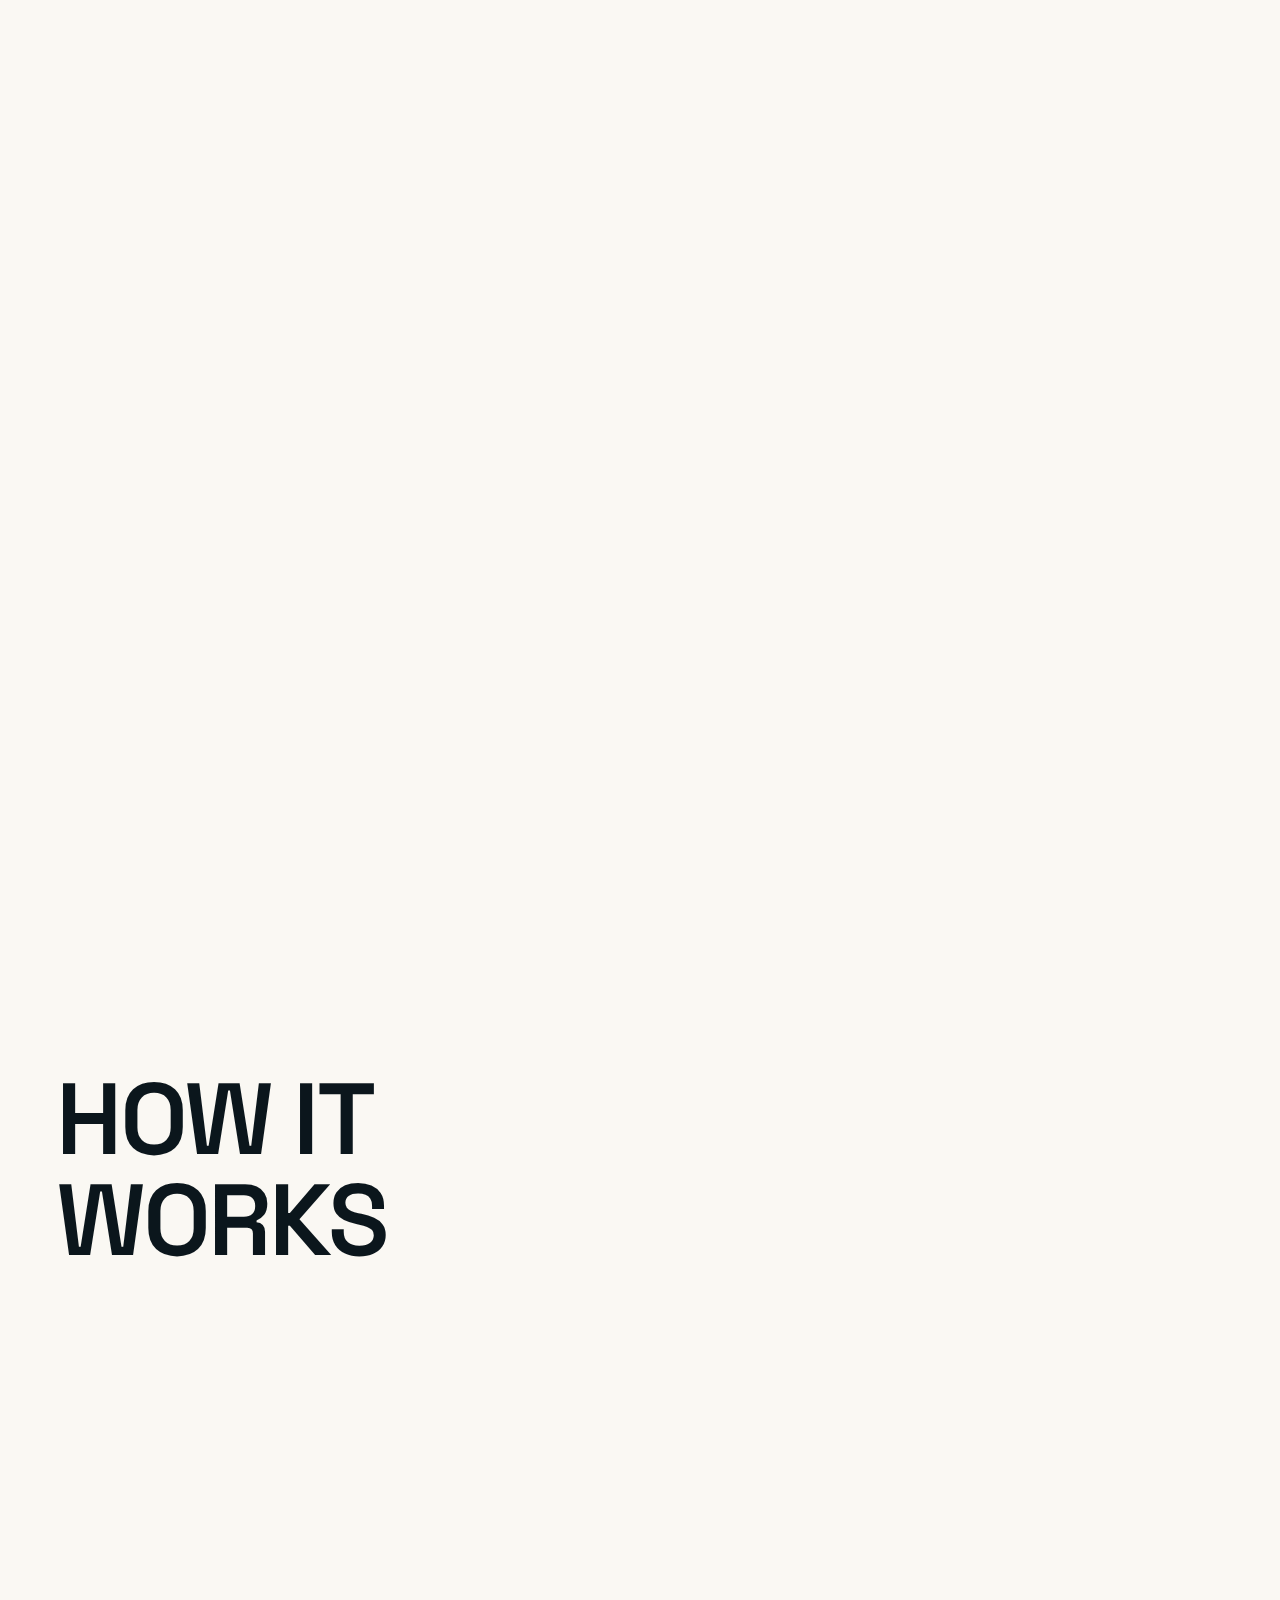
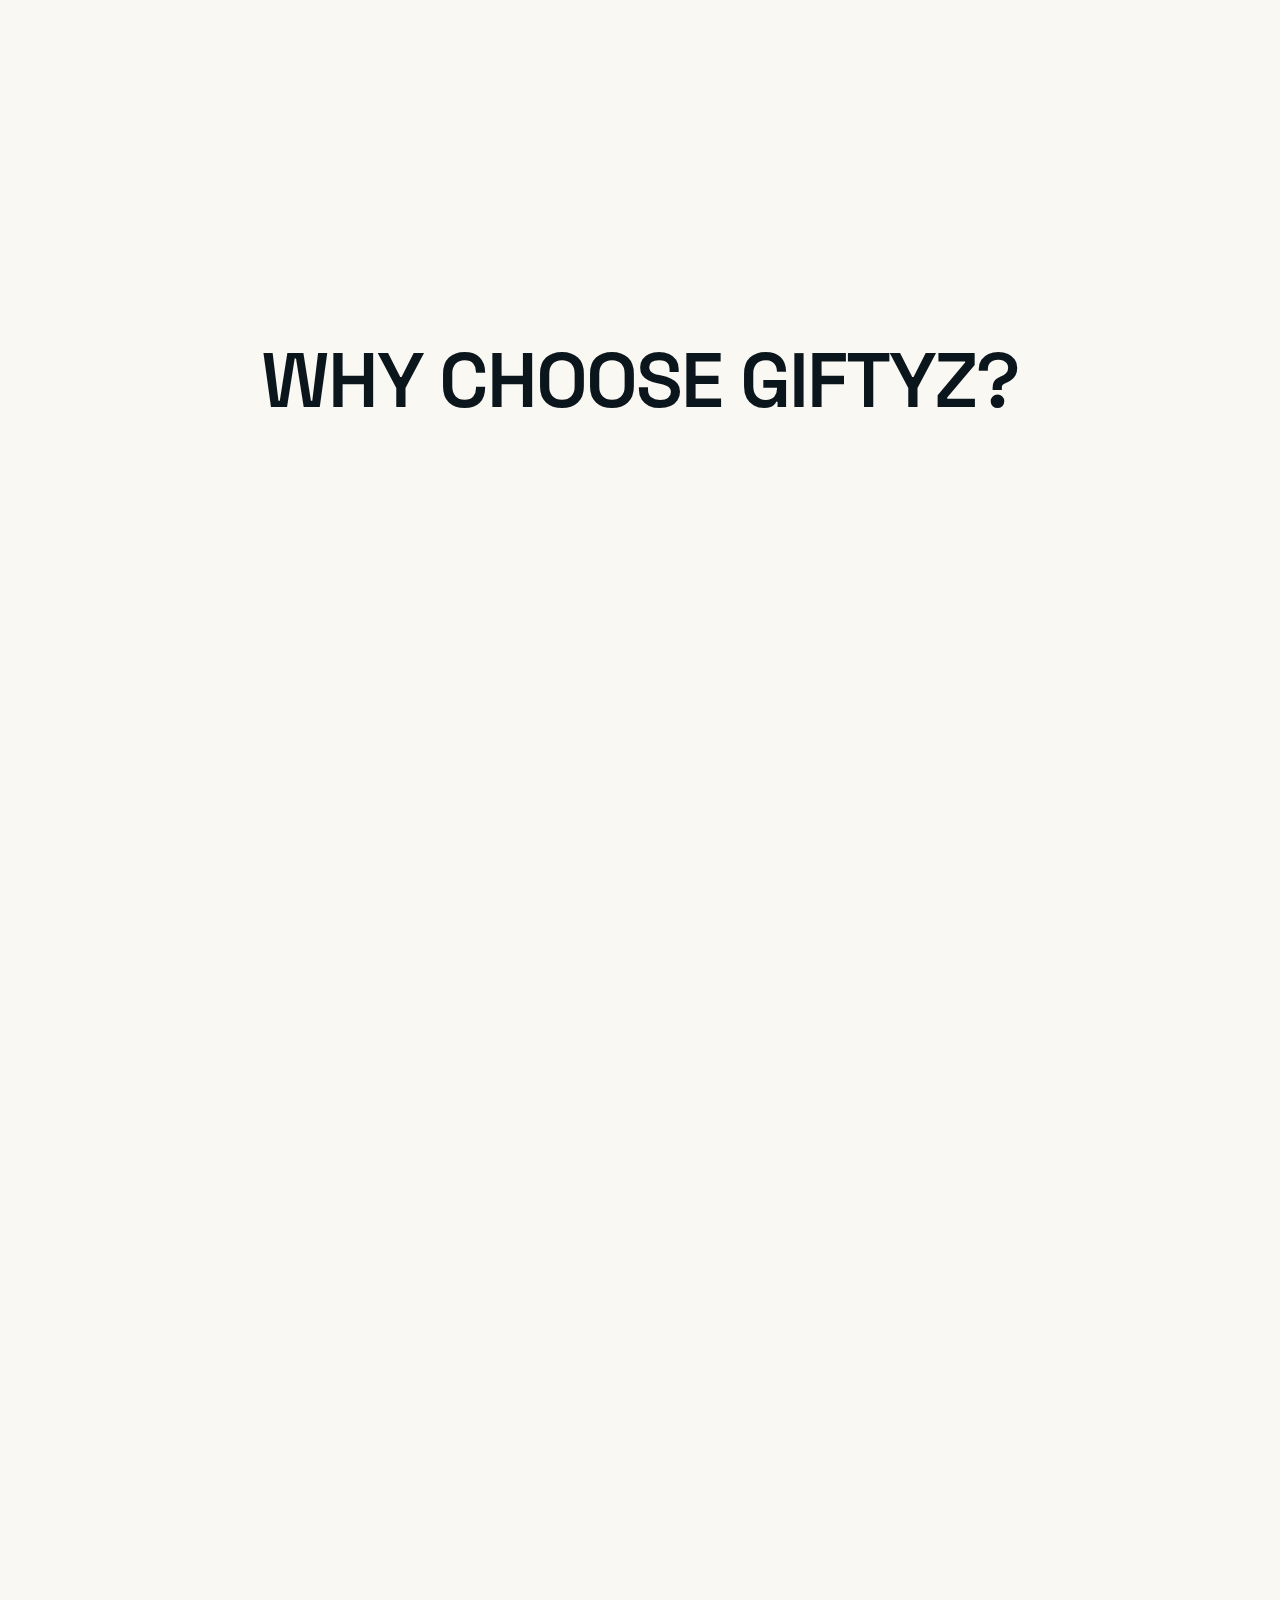
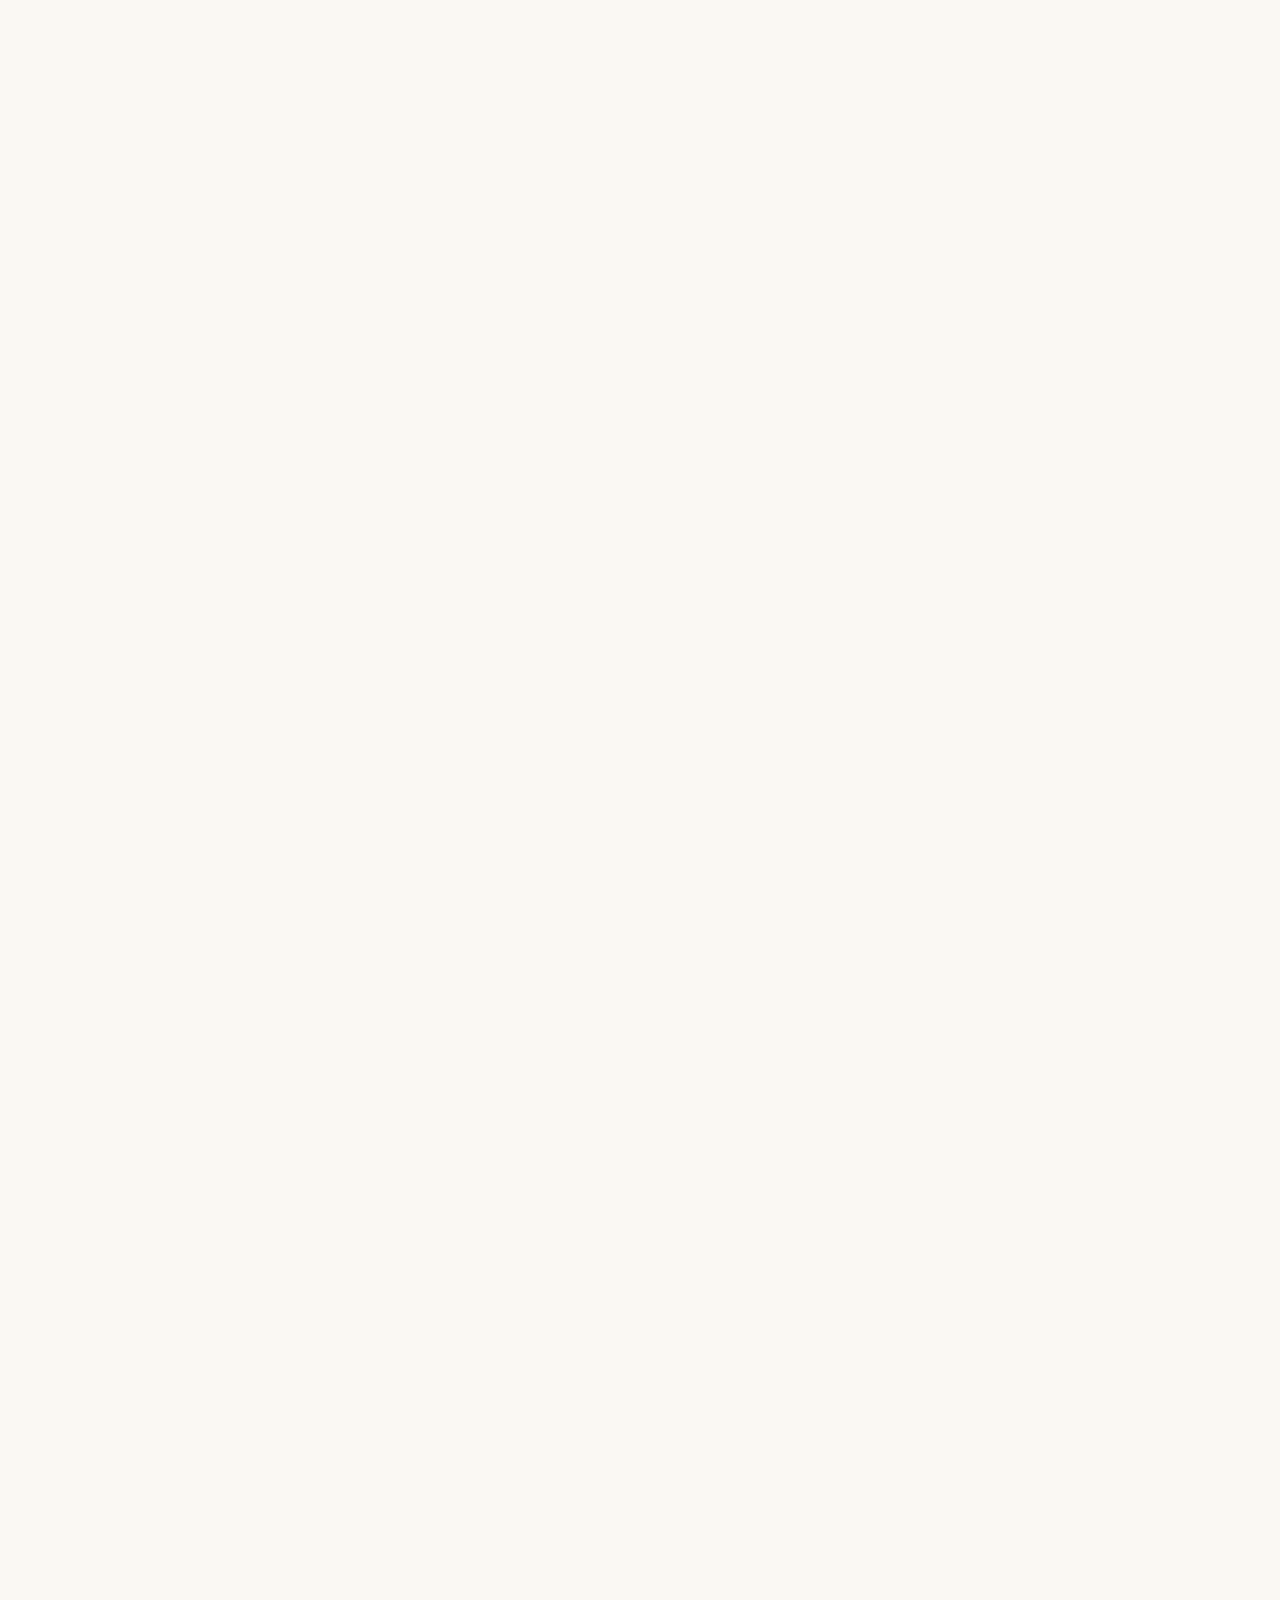
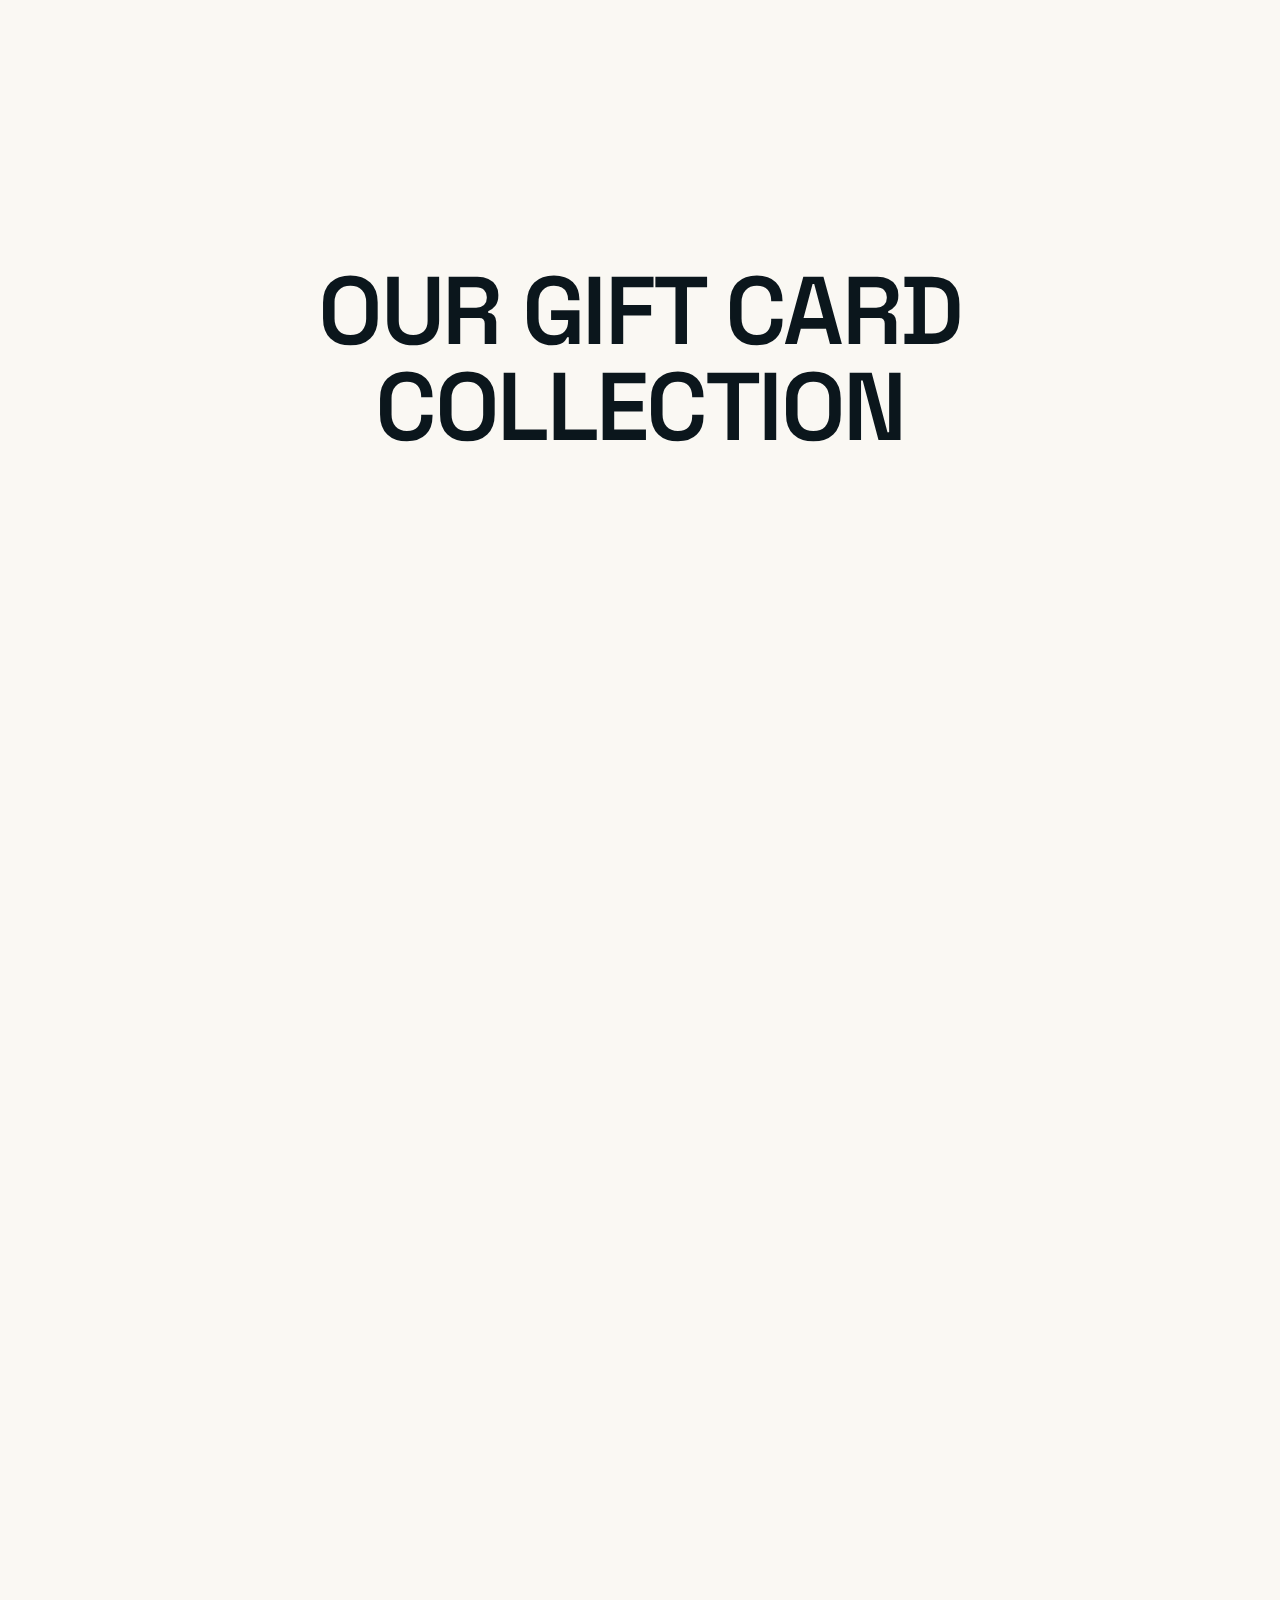
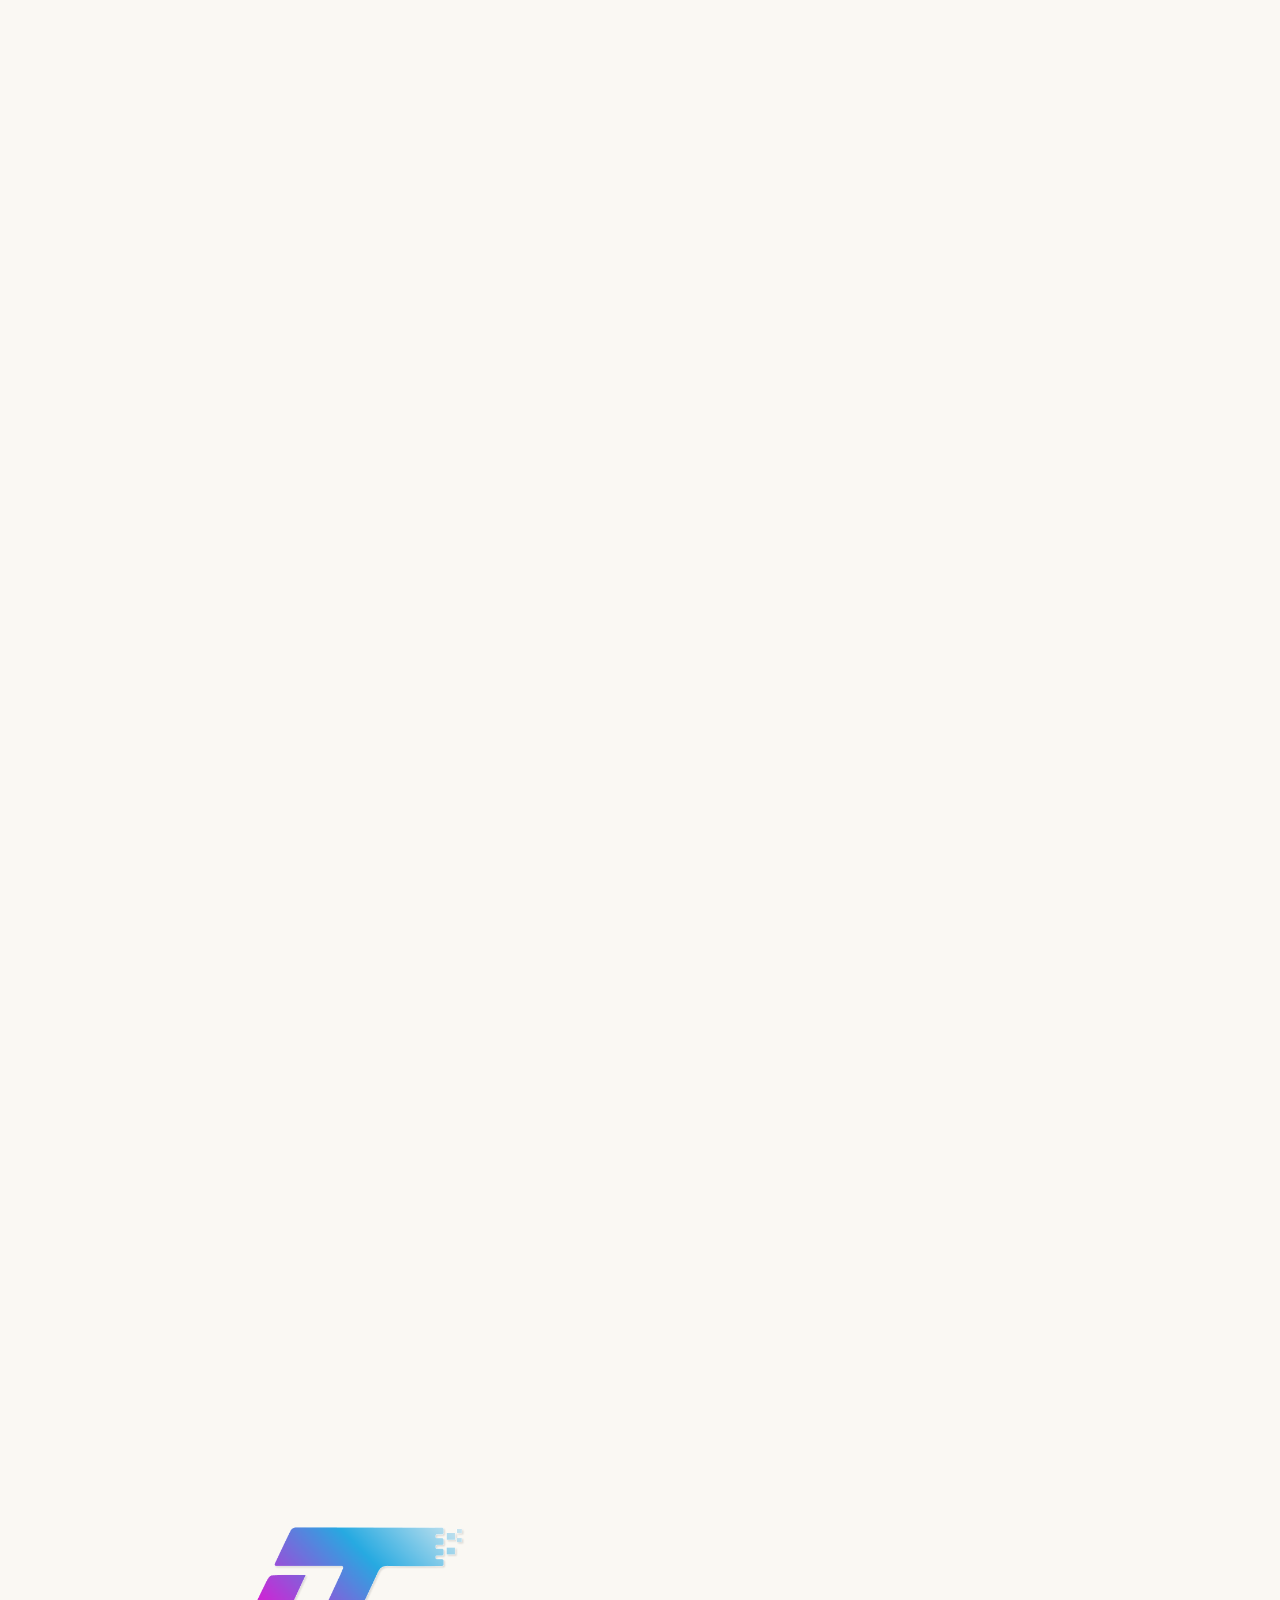
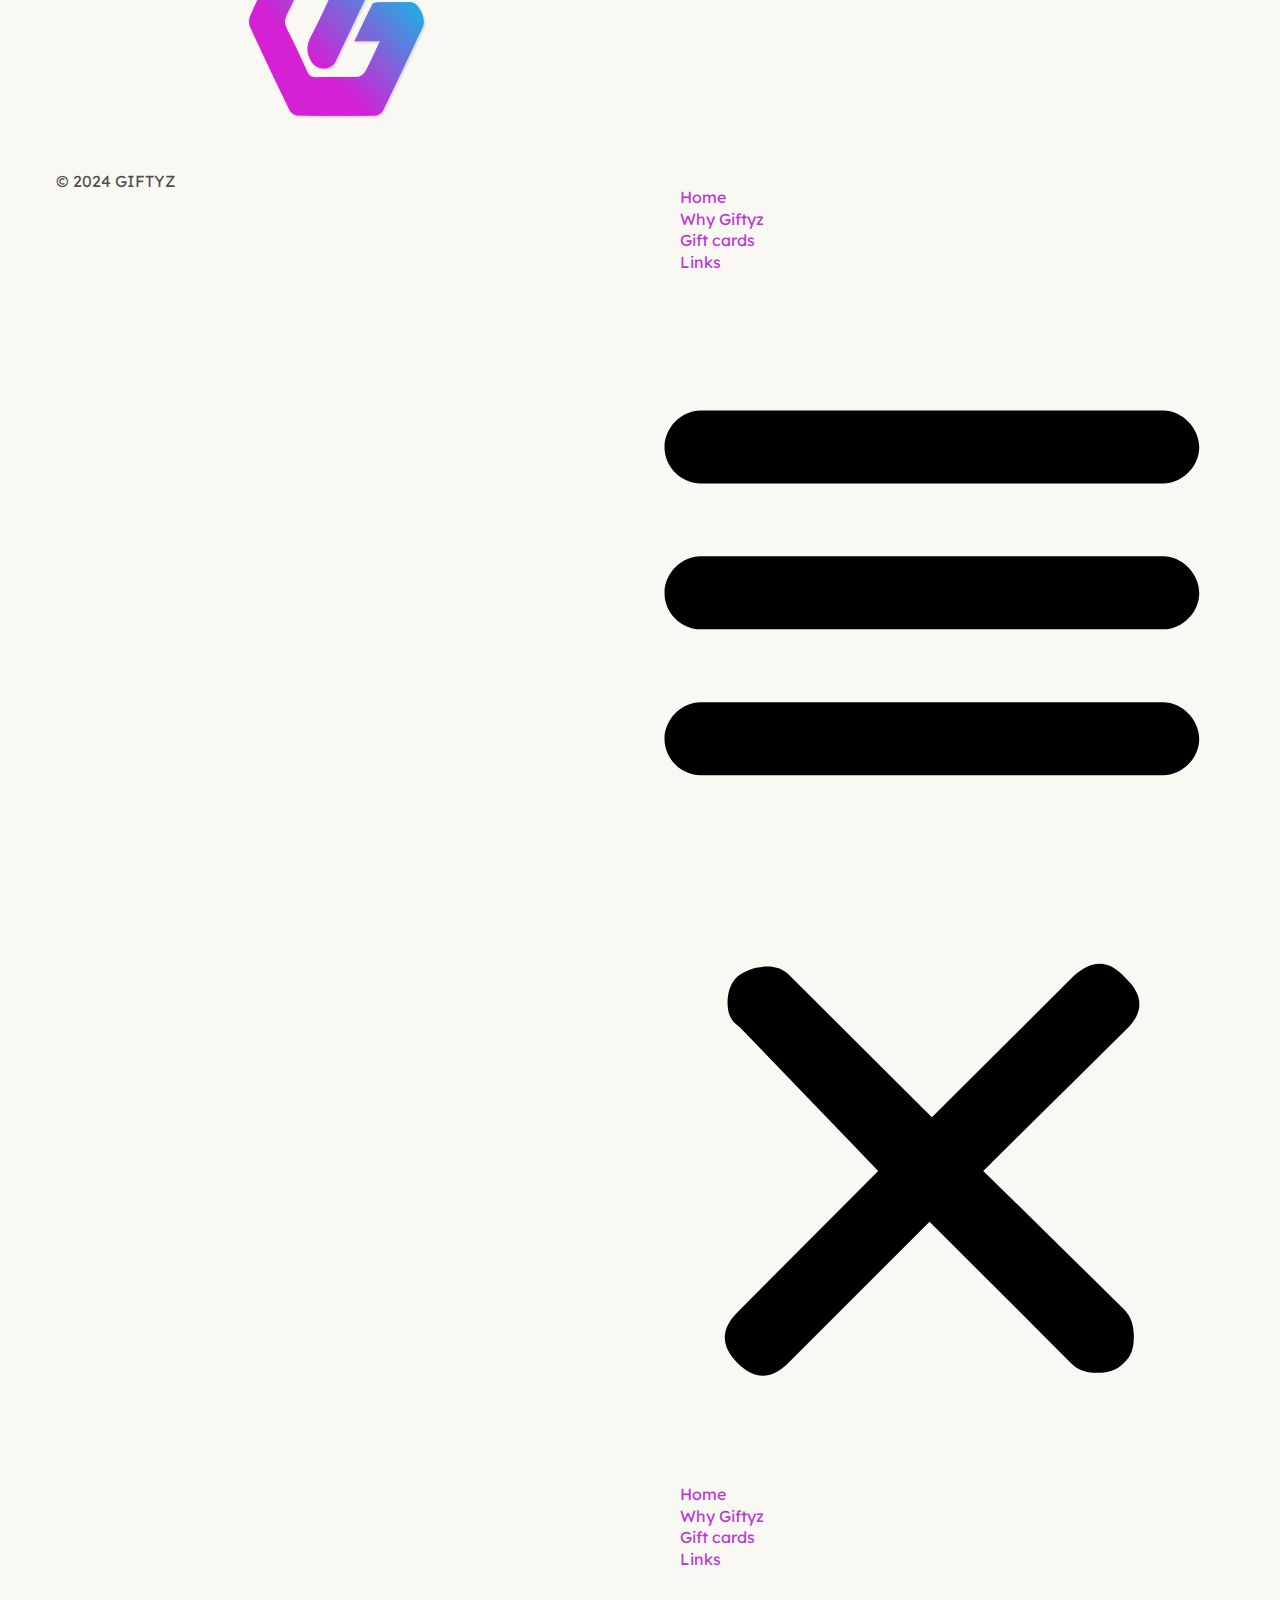
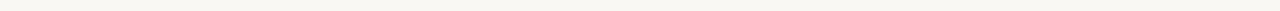
<file: index.html>
<!DOCTYPE html>
<html lang="en-US">
  <head>
    <meta charset="UTF-8" />
    <meta name="viewport" content="width=device-width, initial-scale=1" />
    <link rel="profile" href="https://gmpg.org/xfn/11" />

    <title>GIFTYZ</title>
	<link rel="stylesheet" href="https://cdnjs.cloudflare.com/ajax/libs/font-awesome/6.6.0/css/all.min.css" integrity="sha512-Kc323vGBEqzTmouAECnVceyQqyqdsSiqLQISBL29aUW4U/M7pSPA/gEUZQqv1cwx4OnYxTxve5UMg5GT6L4JJg==" crossorigin="anonymous" referrerpolicy="no-referrer" />
    <!-- <link
      rel="alternate"
      type="application/rss+xml"
      title="TELEGIFT &raquo; Feed"
      href="https://www.telegift.co/feed/"
    />
    <link
      rel="alternate"
      type="application/rss+xml"
      title="TELEGIFT &raquo; Comments Feed"
      href="https://www.telegift.co/comments/feed/"
    /> -->
    <script>
      window._wpemojiSettings = {
        baseUrl: "https:\/\/s.w.org\/images\/core\/emoji\/15.0.3\/72x72\/",
        ext: ".png",
        svgUrl: "https:\/\/s.w.org\/images\/core\/emoji\/15.0.3\/svg\/",
        svgExt: ".svg",
        source: {
          concatemoji:
            "https:\/\/www.telegift.co\/wp-includes\/js\/wp-emoji-release.min.js?ver=6.6.2",
        },
      };
      /*! This file is auto-generated */
      !(function (i, n) {
        var o, s, e;
        function c(e) {
          try {
            var t = { supportTests: e, timestamp: new Date().valueOf() };
            sessionStorage.setItem(o, JSON.stringify(t));
          } catch (e) {}
        }
        function p(e, t, n) {
          e.clearRect(0, 0, e.canvas.width, e.canvas.height),
            e.fillText(t, 0, 0);
          var t = new Uint32Array(
              e.getImageData(0, 0, e.canvas.width, e.canvas.height).data
            ),
            r =
              (e.clearRect(0, 0, e.canvas.width, e.canvas.height),
              e.fillText(n, 0, 0),
              new Uint32Array(
                e.getImageData(0, 0, e.canvas.width, e.canvas.height).data
              ));
          return t.every(function (e, t) {
            return e === r[t];
          });
        }
        function u(e, t, n) {
          switch (t) {
            case "flag":
              return n(
                e,
                "\ud83c\udff3\ufe0f\u200d\u26a7\ufe0f",
                "\ud83c\udff3\ufe0f\u200b\u26a7\ufe0f"
              )
                ? !1
                : !n(
                    e,
                    "\ud83c\uddfa\ud83c\uddf3",
                    "\ud83c\uddfa\u200b\ud83c\uddf3"
                  ) &&
                    !n(
                      e,
                      "\ud83c\udff4\udb40\udc67\udb40\udc62\udb40\udc65\udb40\udc6e\udb40\udc67\udb40\udc7f",
                      "\ud83c\udff4\u200b\udb40\udc67\u200b\udb40\udc62\u200b\udb40\udc65\u200b\udb40\udc6e\u200b\udb40\udc67\u200b\udb40\udc7f"
                    );
            case "emoji":
              return !n(
                e,
                "\ud83d\udc26\u200d\u2b1b",
                "\ud83d\udc26\u200b\u2b1b"
              );
          }
          return !1;
        }
        function f(e, t, n) {
          var r =
              "undefined" != typeof WorkerGlobalScope &&
              self instanceof WorkerGlobalScope
                ? new OffscreenCanvas(300, 150)
                : i.createElement("canvas"),
            a = r.getContext("2d", { willReadFrequently: !0 }),
            o = ((a.textBaseline = "top"), (a.font = "600 32px Arial"), {});
          return (
            e.forEach(function (e) {
              o[e] = t(a, e, n);
            }),
            o
          );
        }
        function t(e) {
          var t = i.createElement("script");
          (t.src = e), (t.defer = !0), i.head.appendChild(t);
        }
        "undefined" != typeof Promise &&
          ((o = "wpEmojiSettingsSupports"),
          (s = ["flag", "emoji"]),
          (n.supports = { everything: !0, everythingExceptFlag: !0 }),
          (e = new Promise(function (e) {
            i.addEventListener("DOMContentLoaded", e, { once: !0 });
          })),
          new Promise(function (t) {
            var n = (function () {
              try {
                var e = JSON.parse(sessionStorage.getItem(o));
                if (
                  "object" == typeof e &&
                  "number" == typeof e.timestamp &&
                  new Date().valueOf() < e.timestamp + 604800 &&
                  "object" == typeof e.supportTests
                )
                  return e.supportTests;
              } catch (e) {}
              return null;
            })();
            if (!n) {
              if (
                "undefined" != typeof Worker &&
                "undefined" != typeof OffscreenCanvas &&
                "undefined" != typeof URL &&
                URL.createObjectURL &&
                "undefined" != typeof Blob
              )
                try {
                  var e =
                      "postMessage(" +
                      f.toString() +
                      "(" +
                      [JSON.stringify(s), u.toString(), p.toString()].join(
                        ","
                      ) +
                      "));",
                    r = new Blob([e], { type: "text/javascript" }),
                    a = new Worker(URL.createObjectURL(r), {
                      name: "wpTestEmojiSupports",
                    });
                  return void (a.onmessage = function (e) {
                    c((n = e.data)), a.terminate(), t(n);
                  });
                } catch (e) {}
              c((n = f(s, u, p)));
            }
            t(n);
          })
            .then(function (e) {
              for (var t in e)
                (n.supports[t] = e[t]),
                  (n.supports.everything =
                    n.supports.everything && n.supports[t]),
                  "flag" !== t &&
                    (n.supports.everythingExceptFlag =
                      n.supports.everythingExceptFlag && n.supports[t]);
              (n.supports.everythingExceptFlag =
                n.supports.everythingExceptFlag && !n.supports.flag),
                (n.DOMReady = !1),
                (n.readyCallback = function () {
                  n.DOMReady = !0;
                });
            })
            .then(function () {
              return e;
            })
            .then(function () {
              var e;
              n.supports.everything ||
                (n.readyCallback(),
                (e = n.source || {}).concatemoji
                  ? t(e.concatemoji)
                  : e.wpemoji && e.twemoji && (t(e.twemoji), t(e.wpemoji)));
            }));
      })((window, document), window._wpemojiSettings);
    </script>
    <link
      rel="stylesheet"
      id="bdt-uikit-css"
      href="https://www.telegift.co/wp-content/plugins/bdthemes-element-pack/assets/css/bdt-uikit.css?ver=3.21.7"
      media="all"
    />
    <link
      rel="stylesheet"
      id="ep-helper-css"
      href="https://www.telegift.co/wp-content/plugins/bdthemes-element-pack/assets/css/ep-helper.css?ver=7.14.3"
      media="all"
    />
    <style id="wp-emoji-styles-inline-css">
      img.wp-smiley,
      img.emoji {
        display: inline !important;
        border: none !important;
        box-shadow: none !important;
        height: 1em !important;
        width: 1em !important;
        margin: 0 0.07em !important;
        vertical-align: -0.1em !important;
        background: none !important;
        padding: 0 !important;
      }
    </style>
    <style id="classic-theme-styles-inline-css">
      /*! This file is auto-generated */
      .wp-block-button__link {
        color: #fff;
        background-color: #32373c;
        border-radius: 9999px;
        box-shadow: none;
        text-decoration: none;
        padding: calc(0.667em + 2px) calc(1.333em + 2px);
        font-size: 1.125em;
      }
      .wp-block-file__button {
        background: #32373c;
        color: #fff;
        text-decoration: none;
      }
    </style>
    <style id="global-styles-inline-css">
      :root {
        --wp--preset--aspect-ratio--square: 1;
        --wp--preset--aspect-ratio--4-3: 4/3;
        --wp--preset--aspect-ratio--3-4: 3/4;
        --wp--preset--aspect-ratio--3-2: 3/2;
        --wp--preset--aspect-ratio--2-3: 2/3;
        --wp--preset--aspect-ratio--16-9: 16/9;
        --wp--preset--aspect-ratio--9-16: 9/16;
        --wp--preset--color--black: #000000;
        --wp--preset--color--cyan-bluish-gray: #abb8c3;
        --wp--preset--color--white: #ffffff;
        --wp--preset--color--pale-pink: #f78da7;
        --wp--preset--color--vivid-red: #cf2e2e;
        --wp--preset--color--luminous-vivid-orange: #ff6900;
        --wp--preset--color--luminous-vivid-amber: #fcb900;
        --wp--preset--color--light-green-cyan: #7bdcb5;
        --wp--preset--color--vivid-green-cyan: #00d084;
        --wp--preset--color--pale-cyan-blue: #8ed1fc;
        --wp--preset--color--vivid-cyan-blue: #0693e3;
        --wp--preset--color--vivid-purple: #9b51e0;
        --wp--preset--gradient--vivid-cyan-blue-to-vivid-purple: linear-gradient(
          135deg,
          rgba(6, 147, 227, 1) 0%,
          rgb(155, 81, 224) 100%
        );
        --wp--preset--gradient--light-green-cyan-to-vivid-green-cyan: linear-gradient(
          135deg,
          rgb(122, 220, 180) 0%,
          rgb(0, 208, 130) 100%
        );
        --wp--preset--gradient--luminous-vivid-amber-to-luminous-vivid-orange: linear-gradient(
          135deg,
          rgba(252, 185, 0, 1) 0%,
          rgba(255, 105, 0, 1) 100%
        );
        --wp--preset--gradient--luminous-vivid-orange-to-vivid-red: linear-gradient(
          135deg,
          rgba(255, 105, 0, 1) 0%,
          rgb(207, 46, 46) 100%
        );
        --wp--preset--gradient--very-light-gray-to-cyan-bluish-gray: linear-gradient(
          135deg,
          rgb(238, 238, 238) 0%,
          rgb(169, 184, 195) 100%
        );
        --wp--preset--gradient--cool-to-warm-spectrum: linear-gradient(
          135deg,
          rgb(74, 234, 220) 0%,
          rgb(151, 120, 209) 20%,
          rgb(207, 42, 186) 40%,
          rgb(238, 44, 130) 60%,
          rgb(251, 105, 98) 80%,
          rgb(254, 248, 76) 100%
        );
        --wp--preset--gradient--blush-light-purple: linear-gradient(
          135deg,
          rgb(255, 206, 236) 0%,
          rgb(152, 150, 240) 100%
        );
        --wp--preset--gradient--blush-bordeaux: linear-gradient(
          135deg,
          rgb(254, 205, 165) 0%,
          rgb(254, 45, 45) 50%,
          rgb(107, 0, 62) 100%
        );
        --wp--preset--gradient--luminous-dusk: linear-gradient(
          135deg,
          rgb(255, 203, 112) 0%,
          rgb(199, 81, 192) 50%,
          rgb(65, 88, 208) 100%
        );
        --wp--preset--gradient--pale-ocean: linear-gradient(
          135deg,
          rgb(255, 245, 203) 0%,
          rgb(182, 227, 212) 50%,
          rgb(51, 167, 181) 100%
        );
        --wp--preset--gradient--electric-grass: linear-gradient(
          135deg,
          rgb(202, 248, 128) 0%,
          rgb(113, 206, 126) 100%
        );
        --wp--preset--gradient--midnight: linear-gradient(
          135deg,
          rgb(2, 3, 129) 0%,
          rgb(40, 116, 252) 100%
        );
        --wp--preset--font-size--small: 13px;
        --wp--preset--font-size--medium: 20px;
        --wp--preset--font-size--large: 36px;
        --wp--preset--font-size--x-large: 42px;
        --wp--preset--spacing--20: 0.44rem;
        --wp--preset--spacing--30: 0.67rem;
        --wp--preset--spacing--40: 1rem;
        --wp--preset--spacing--50: 1.5rem;
        --wp--preset--spacing--60: 2.25rem;
        --wp--preset--spacing--70: 3.38rem;
        --wp--preset--spacing--80: 5.06rem;
        --wp--preset--shadow--natural: 6px 6px 9px rgba(0, 0, 0, 0.2);
        --wp--preset--shadow--deep: 12px 12px 50px rgba(0, 0, 0, 0.4);
        --wp--preset--shadow--sharp: 6px 6px 0px rgba(0, 0, 0, 0.2);
        --wp--preset--shadow--outlined: 6px 6px 0px -3px rgba(255, 255, 255, 1),
          6px 6px rgba(0, 0, 0, 1);
        --wp--preset--shadow--crisp: 6px 6px 0px rgba(0, 0, 0, 1);
      }
      :where(.is-layout-flex) {
        gap: 0.5em;
      }
      :where(.is-layout-grid) {
        gap: 0.5em;
      }
      body .is-layout-flex {
        display: flex;
      }
      .is-layout-flex {
        flex-wrap: wrap;
        align-items: center;
      }
      .is-layout-flex > :is(*, div) {
        margin: 0;
      }
      body .is-layout-grid {
        display: grid;
      }
      .is-layout-grid > :is(*, div) {
        margin: 0;
      }
      :where(.wp-block-columns.is-layout-flex) {
        gap: 2em;
      }
      :where(.wp-block-columns.is-layout-grid) {
        gap: 2em;
      }
      :where(.wp-block-post-template.is-layout-flex) {
        gap: 1.25em;
      }
      :where(.wp-block-post-template.is-layout-grid) {
        gap: 1.25em;
      }
      .has-black-color {
        color: var(--wp--preset--color--black) !important;
      }
      .has-cyan-bluish-gray-color {
        color: var(--wp--preset--color--cyan-bluish-gray) !important;
      }
      .has-white-color {
        color: var(--wp--preset--color--white) !important;
      }
      .has-pale-pink-color {
        color: var(--wp--preset--color--pale-pink) !important;
      }
      .has-vivid-red-color {
        color: var(--wp--preset--color--vivid-red) !important;
      }
      .has-luminous-vivid-orange-color {
        color: var(--wp--preset--color--luminous-vivid-orange) !important;
      }
      .has-luminous-vivid-amber-color {
        color: var(--wp--preset--color--luminous-vivid-amber) !important;
      }
      .has-light-green-cyan-color {
        color: var(--wp--preset--color--light-green-cyan) !important;
      }
      .has-vivid-green-cyan-color {
        color: var(--wp--preset--color--vivid-green-cyan) !important;
      }
      .has-pale-cyan-blue-color {
        color: var(--wp--preset--color--pale-cyan-blue) !important;
      }
      .has-vivid-cyan-blue-color {
        color: var(--wp--preset--color--vivid-cyan-blue) !important;
      }
      .has-vivid-purple-color {
        color: var(--wp--preset--color--vivid-purple) !important;
      }
      .has-black-background-color {
        background-color: var(--wp--preset--color--black) !important;
      }
      .has-cyan-bluish-gray-background-color {
        background-color: var(--wp--preset--color--cyan-bluish-gray) !important;
      }
      .has-white-background-color {
        background-color: var(--wp--preset--color--white) !important;
      }
      .has-pale-pink-background-color {
        background-color: var(--wp--preset--color--pale-pink) !important;
      }
      .has-vivid-red-background-color {
        background-color: var(--wp--preset--color--vivid-red) !important;
      }
      .has-luminous-vivid-orange-background-color {
        background-color: var(
          --wp--preset--color--luminous-vivid-orange
        ) !important;
      }
      .has-luminous-vivid-amber-background-color {
        background-color: var(
          --wp--preset--color--luminous-vivid-amber
        ) !important;
      }
      .has-light-green-cyan-background-color {
        background-color: var(--wp--preset--color--light-green-cyan) !important;
      }
      .has-vivid-green-cyan-background-color {
        background-color: var(--wp--preset--color--vivid-green-cyan) !important;
      }
      .has-pale-cyan-blue-background-color {
        background-color: var(--wp--preset--color--pale-cyan-blue) !important;
      }
      .has-vivid-cyan-blue-background-color {
        background-color: var(--wp--preset--color--vivid-cyan-blue) !important;
      }
      .has-vivid-purple-background-color {
        background-color: var(--wp--preset--color--vivid-purple) !important;
      }
      .has-black-border-color {
        border-color: var(--wp--preset--color--black) !important;
      }
      .has-cyan-bluish-gray-border-color {
        border-color: var(--wp--preset--color--cyan-bluish-gray) !important;
      }
      .has-white-border-color {
        border-color: var(--wp--preset--color--white) !important;
      }
      .has-pale-pink-border-color {
        border-color: var(--wp--preset--color--pale-pink) !important;
      }
      .has-vivid-red-border-color {
        border-color: var(--wp--preset--color--vivid-red) !important;
      }
      .has-luminous-vivid-orange-border-color {
        border-color: var(
          --wp--preset--color--luminous-vivid-orange
        ) !important;
      }
      .has-luminous-vivid-amber-border-color {
        border-color: var(--wp--preset--color--luminous-vivid-amber) !important;
      }
      .has-light-green-cyan-border-color {
        border-color: var(--wp--preset--color--light-green-cyan) !important;
      }
      .has-vivid-green-cyan-border-color {
        border-color: var(--wp--preset--color--vivid-green-cyan) !important;
      }
      .has-pale-cyan-blue-border-color {
        border-color: var(--wp--preset--color--pale-cyan-blue) !important;
      }
      .has-vivid-cyan-blue-border-color {
        border-color: var(--wp--preset--color--vivid-cyan-blue) !important;
      }
      .has-vivid-purple-border-color {
        border-color: var(--wp--preset--color--vivid-purple) !important;
      }
      .has-vivid-cyan-blue-to-vivid-purple-gradient-background {
        background: var(
          --wp--preset--gradient--vivid-cyan-blue-to-vivid-purple
        ) !important;
      }
      .has-light-green-cyan-to-vivid-green-cyan-gradient-background {
        background: var(
          --wp--preset--gradient--light-green-cyan-to-vivid-green-cyan
        ) !important;
      }
      .has-luminous-vivid-amber-to-luminous-vivid-orange-gradient-background {
        background: var(
          --wp--preset--gradient--luminous-vivid-amber-to-luminous-vivid-orange
        ) !important;
      }
      .has-luminous-vivid-orange-to-vivid-red-gradient-background {
        background: var(
          --wp--preset--gradient--luminous-vivid-orange-to-vivid-red
        ) !important;
      }
      .has-very-light-gray-to-cyan-bluish-gray-gradient-background {
        background: var(
          --wp--preset--gradient--very-light-gray-to-cyan-bluish-gray
        ) !important;
      }
      .has-cool-to-warm-spectrum-gradient-background {
        background: var(
          --wp--preset--gradient--cool-to-warm-spectrum
        ) !important;
      }
      .has-blush-light-purple-gradient-background {
        background: var(--wp--preset--gradient--blush-light-purple) !important;
      }
      .has-blush-bordeaux-gradient-background {
        background: var(--wp--preset--gradient--blush-bordeaux) !important;
      }
      .has-luminous-dusk-gradient-background {
        background: var(--wp--preset--gradient--luminous-dusk) !important;
      }
      .has-pale-ocean-gradient-background {
        background: var(--wp--preset--gradient--pale-ocean) !important;
      }
      .has-electric-grass-gradient-background {
        background: var(--wp--preset--gradient--electric-grass) !important;
      }
      .has-midnight-gradient-background {
        background: var(--wp--preset--gradient--midnight) !important;
      }
      .has-small-font-size {
        font-size: var(--wp--preset--font-size--small) !important;
      }
      .has-medium-font-size {
        font-size: var(--wp--preset--font-size--medium) !important;
      }
      .has-large-font-size {
        font-size: var(--wp--preset--font-size--large) !important;
      }
      .has-x-large-font-size {
        font-size: var(--wp--preset--font-size--x-large) !important;
      }
      :where(.wp-block-post-template.is-layout-flex) {
        gap: 1.25em;
      }
      :where(.wp-block-post-template.is-layout-grid) {
        gap: 1.25em;
      }
      :where(.wp-block-columns.is-layout-flex) {
        gap: 2em;
      }
      :where(.wp-block-columns.is-layout-grid) {
        gap: 2em;
      }
      :root :where(.wp-block-pullquote) {
        font-size: 1.5em;
        line-height: 1.6;
      }
    </style>
    <link
      rel="stylesheet"
      id="cute-alert-css"
      href="https://www.telegift.co/wp-content/plugins/metform/public/assets/lib/cute-alert/style.css?ver=3.9.0"
      media="all"
    />
    <link
      rel="stylesheet"
      id="text-editor-style-css"
      href="https://www.telegift.co/wp-content/plugins/metform/public/assets/css/text-editor.css?ver=3.9.0"
      media="all"
    />
    <link
      rel="stylesheet"
      id="elementor-frontend-css"
      href="./style.css"
      media="all"
    />
    <link
      rel="stylesheet"
      id="elementor-post-50-css"
      href="https://www.telegift.co/wp-content/uploads/elementor/css/post-50.css?ver=1726011000"
      media="all"
    />
    <link
      rel="stylesheet"
      id="swiper-css"
      href="https://www.telegift.co/wp-content/plugins/elementor/assets/lib/swiper/v8/css/swiper.min.css?ver=8.4.5"
      media="all"
    />
    <link
      rel="stylesheet"
      id="elementor-pro-css"
      href="https://www.telegift.co/wp-content/plugins/elementor-pro/assets/css/frontend-lite.min.css?ver=3.23.3"
      media="all"
    />
    <link
      rel="stylesheet"
      id="elementor-post-49-css"
      href="./style3.css"
      media="all"
    />
    <link
      rel="stylesheet"
      id="uicore_global-css"
      href="./style2.css"
      media="all"
    />
    <link
      rel="stylesheet"
      id="google-fonts-1-css"
      href="https://fonts.googleapis.com/css?family=Space+Grotesk%3A100%2C100italic%2C200%2C200italic%2C300%2C300italic%2C400%2C400italic%2C500%2C500italic%2C600%2C600italic%2C700%2C700italic%2C800%2C800italic%2C900%2C900italic%7CLexend%3A100%2C100italic%2C200%2C200italic%2C300%2C300italic%2C400%2C400italic%2C500%2C500italic%2C600%2C600italic%2C700%2C700italic%2C800%2C800italic%2C900%2C900italic&#038;display=swap&#038;ver=6.6.2"
      media="all"
    />
    <link rel="preconnect" href="https://fonts.gstatic.com/" crossorigin />
    <script
      src="https://www.telegift.co/wp-includes/js/jquery/jquery.min.js?ver=3.7.1"
      id="jquery-core-js"
    ></script>
    <script
      src="https://www.telegift.co/wp-includes/js/jquery/jquery-migrate.min.js?ver=3.4.1"
      id="jquery-migrate-js"
    ></script>
    <link rel="https://api.w.org/" href="https://www.telegift.co/wp-json/" />
    <link
      rel="alternate"
      title="JSON"
      type="application/json"
      href="https://www.telegift.co/wp-json/wp/v2/pages/49"
    />
    <link
      rel="EditURI"
      type="application/rsd+xml"
      title="RSD"
      href="https://www.telegift.co/xmlrpc.php?rsd"
    />
    <link rel="canonical" href="https://www.telegift.co/" />
    <link rel="shortlink" href="https://www.telegift.co/" />
    <link
      rel="alternate"
      title="oEmbed (JSON)"
      type="application/json+oembed"
      href="https://www.telegift.co/wp-json/oembed/1.0/embed?url=https%3A%2F%2Fwww.telegift.co%2F"
    />
    <link
      rel="alternate"
      title="oEmbed (XML)"
      type="text/xml+oembed"
      href="https://www.telegift.co/wp-json/oembed/1.0/embed?url=https%3A%2F%2Fwww.telegift.co%2F&#038;format=xml"
    />
   
    <link
      rel="shortcut icon"
      href="./wp-content/logo-m.png"
    />
    <link
      rel="icon"
      href="./wp-content/logo-m.png"
    />
    <link
      rel="apple-touch-icon"
      sizes="152x152"
      href="./wp-content/logo-m.png"
    />
    <link
      rel="apple-touch-icon"
      sizes="120x120"
      href="./wp-content/logo-m.png"
    />
    <link
      rel="apple-touch-icon"
      sizes="76x76"
      href="./wp-content/logo-m.png"
    />
    <link
      rel="apple-touch-icon"
      href="./wp-content/logo-m.png"
    />
    <style>
      .e-con.e-parent:nth-of-type(n + 4):not(.e-lazyloaded):not(.e-no-lazyload),
      .e-con.e-parent:nth-of-type(n + 4):not(.e-lazyloaded):not(.e-no-lazyload)
        * {
        background-image: none !important;
      }
      @media screen and (max-height: 1024px) {
        .e-con.e-parent:nth-of-type(n + 3):not(.e-lazyloaded):not(
            .e-no-lazyload
          ),
        .e-con.e-parent:nth-of-type(n + 3):not(.e-lazyloaded):not(
            .e-no-lazyload
          )
          * {
          background-image: none !important;
        }
      }
      @media screen and (max-height: 640px) {
        .e-con.e-parent:nth-of-type(n + 2):not(.e-lazyloaded):not(
            .e-no-lazyload
          ),
        .e-con.e-parent:nth-of-type(n + 2):not(.e-lazyloaded):not(
            .e-no-lazyload
          )
          * {
          background-image: none !important;
        }
      }
    </style>
    <link
      rel="icon"
      href="./wp-content/logo.jpg"
      sizes="32x32"
    />
    <link
      rel="icon"
      href="./wp-content/logo-m.png"
      sizes="192x192"
    />
    <link
      rel="apple-touch-icon"
      href="./wp-content/logo-m.png"
    />
    <meta
      name="msapplication-TileImage"
      content="./wp-content/logo.jpg"
    />
  </head>

  <body
    class="home page-template-default page page-id-49 wp-embed-responsive ui-a-dsmm-slide elementor-default elementor-kit-8 elementor-page elementor-page-49"
  >
    <div class="uicore-animation-bg"></div>
    <!-- Custom HTML - Page Options --><!-- 1.1 uicore_before_body_content -->
    <div class="uicore-body-content">
      <!-- 1.2 uicore_before_page_content -->
      <div id="uicore-page">
        <div
          data-uils="header"
          data-uils-title="Header"
          id="wrapper-navbar"
          itemscope
          itemtype="http://schema.org/WebSite"
          class="uicore uicore-navbar elementor-section elementor-section-boxed uicore-h-classic uicore-sticky ui-smart-sticky uicore-transparent"
        >
          <div class="uicore-header-wrapper">
            <nav class="uicore elementor-container">
              <div
                class="uicore-branding"
                data-uils="header-branding"
                data-uils-title="Site Logo"
              >
                <a href="/" rel="home">
                  <img
                    class="uicore uicore-logo uicore-main"
                    src="./wp-content/logo-m.png"
                    alt="GIFTYZ"
                  />
                  <img
                    class="uicore uicore-logo uicore-second"
                    src="./wp-content/logo-m.png"
                    alt="GIFTYZ"
                  />
                  <img
                    class="uicore uicore-logo uicore-mobile-main"
                    src="./wp-content/logo-m.png"
                    alt="GIFTYZ"
                  />
                  <img
                    class="uicore uicore-logo uicore-mobile-second"
                    src="./wp-content/logo-m.png"
                    alt="GIFTYZ"
                  />
                </a>
              </div>
              <div class="uicore-nav-menu">
                <div class="uicore-menu-container uicore-nav">
                  <ul
                    data-uils="header-menu"
                    data-uils-title="Navigation Menu"
                    class="uicore-menu"
                  >
                    <li
                      class="menu-item menu-item-type-post_type menu-item-object-page menu-item-home page_item page-item-49 current_page_item menu-item-51"
                    >
                      <a href="/" aria-current="page"
                        ><span class="ui-menu-item-wrapper">Home</span></a
                      >
                    </li>
                    <li
                      class="menu-item menu-item-type-custom menu-item-object-custom menu-item-170"
                    >
                      <a href="#Why"
                        ><span class="ui-menu-item-wrapper"
                          >Why Giftyz</span
                        ></a
                      >
                    </li>
                    <li
                      class="menu-item menu-item-type-custom menu-item-object-custom menu-item-171"
                    >
                      <a href="#Gifts"
                        ><span class="ui-menu-item-wrapper">Gift cards</span></a
                      >
                    </li>
                    <li
                      class="menu-item menu-item-type-custom menu-item-object-custom menu-item-172"
                    >
                      <a href="#Links"
                        ><span class="ui-menu-item-wrapper">Links</span></a
                      >
                    </li>
                  </ul>
                </div>
                <div
                  class="uicore uicore-extra"
                  data-uils="header_extra"
                  data-uils-title="Header Extras"
                >
                  <div class="uicore-cta-wrapper">
                    <a
                      href="https://t.me/GiftyzBot"
                      target="_self"
                      class="uicore-btn"
                    >
                      <span class="elementor-button-text"> Get Started </span>
                    </a>
                  </div>
                </div>
              </div>
              <div class="uicore-mobile-head-right">
                <div class="uicore-cta-wrapper">
                  <a
                    href="https://t.me/GiftyzBot"
                    target="_self"
                    class="uicore-btn"
                  >
                    <span class="elementor-button-text"> Get Started </span>
                  </a>
                </div>
                <button
                  type="button"
                  class="uicore-toggle uicore-ham"
                  aria-label="mobile-menu"
                >
                  <span class="bars">
                    <span class="bar"></span>
                    <span class="bar"></span>
                    <span class="bar"></span>
                  </span>
                </button>
              </div>
            </nav>
          </div>
        </div>
        <!-- #wrapper-navbar end -->
        <!-- 1.3 uicore_page -->
        <div id="content" class="uicore-content">
          <!-- 1.4 uicore_before_content -->
          <div id="primary" class="content-area">
            <article
              id="post-49"
              class="post-49 page type-page status-publish hentry"
            >
              <main class="entry-content">
                <div
                  data-elementor-type="wp-page"
                  data-elementor-id="49"
                  class="elementor elementor-49"
                  data-elementor-settings='{"element_pack_global_tooltip_width":{"unit":"px","size":"","sizes":[]},"element_pack_global_tooltip_width_tablet":{"unit":"px","size":"","sizes":[]},"element_pack_global_tooltip_width_mobile":{"unit":"px","size":"","sizes":[]},"element_pack_global_tooltip_padding":{"unit":"px","top":"","right":"","bottom":"","left":"","isLinked":true},"element_pack_global_tooltip_padding_tablet":{"unit":"px","top":"","right":"","bottom":"","left":"","isLinked":true},"element_pack_global_tooltip_padding_mobile":{"unit":"px","top":"","right":"","bottom":"","left":"","isLinked":true},"element_pack_global_tooltip_border_radius":{"unit":"px","top":"","right":"","bottom":"","left":"","isLinked":true},"element_pack_global_tooltip_border_radius_tablet":{"unit":"px","top":"","right":"","bottom":"","left":"","isLinked":true},"element_pack_global_tooltip_border_radius_mobile":{"unit":"px","top":"","right":"","bottom":"","left":"","isLinked":true}}'
                  data-elementor-post-type="page"
                >
                  <div
                    class="elementor-section elementor-top-section elementor-element elementor-element-79477d8 animated-fast elementor-section-boxed elementor-section-height-default elementor-section-height-default elementor-invisible"
                    data-id="79477d8"
                    data-element_type="section"
                    data-settings='{"animation":"zoomIn"}'
                  >
                    <div
                      class="elementor-container elementor-column-gap-default"
                    >
                      <div
                        class="elementor-column elementor-col-50 elementor-top-column elementor-element elementor-element-56fb1ee"
                        data-id="56fb1ee"
                        data-element_type="column"
                        data-settings='{"background_background":"classic"}'
                      >
                        <div
                          class="elementor-widget-wrap elementor-element-populated"
                        >
                          <div
                            class="elementor-element elementor-element-6bceb43 ui-split-animate ui-e-a-animate ui-splitby-chars elementor-widget elementor-widget-highlighted-text"
                            data-id="6bceb43"
                            data-element_type="widget"
                            data-settings='{"ui_animate_split":"ui-split-animate","ui_animate_split_by":"chars","ui_animate_split_style":"fadeInUp"}'
                            data-widget_type="highlighted-text.default"
                          >
                            <div class="elementor-widget-container">
                              <h1 class="ui-e--highlighted-text">
                                <span
                                  class="ui-e-headline-text elementor-repeater-item-443fdd0"
                                  >Your Gateway to</span
                                ><span
                                  class="ui-e-headline-text elementor-repeater-item-30b8683 ui-e-headline-color"
                                >
                                  <span class="whitespace"> </span
                                  ><span
                                    ><span
                                      class="ui-e-headline-text ui-e-headline-highlighted"
                                      >Instant </span
                                    ><span class="uicore-svg-wrapper"
                                      ><svg
                                        xmlns="http://www.w3.org/2000/svg"
                                        viewBox="0 0 500 150"
                                        preserveAspectRatio="none"
                                      ></svg></span></span
                                  ><span class="whitespace"> </span></span
                                ><span
                                  class="ui-e-headline-text elementor-repeater-item-a9cf2db"
                                  >Crypto-Powered Gifts</span
                                >
                              </h1>
                            </div>
                          </div>
                          <div
                            class="elementor-element elementor-element-1cfe1ee elementor-widget__width-initial elementor-widget-mobile__width-inherit elementor-align-justify elementor-invisible elementor-widget elementor-widget-button"
                            data-id="1cfe1ee"
                            data-element_type="widget"
                            data-settings='{"_animation":"fadeInRight","_animation_delay":200}'
                            data-widget_type="button.default"
                          >
                            <div class="elementor-widget-container">
                              <div class="elementor-button-wrapper">
                                <a
                                  class="elementor-button elementor-button-link elementor-size-sm"
                                  href="boltink"
                                >
                                  <span
                                    class="elementor-button-content-wrapper"
                                  >
                                    <span class="elementor-button-text"
                                      >Get Started with GIFTYZ</span
                                    >
                                  </span>
                                </a>
                              </div>
                            </div>
                          </div>
                          <div
                            class="elementor-element elementor-element-c3a6969 elementor-widget__width-initial elementor-widget-mobile__width-inherit elementor-invisible elementor-widget elementor-widget-text-editor"
                            data-id="c3a6969"
                            data-element_type="widget"
                            data-settings='{"_animation":"fadeInRight","_animation_delay":300}'
                            data-widget_type="text-editor.default"
                          >
                            <div class="elementor-widget-container">
                              <style>
                                /*! elementor - v3.23.0 - 05-08-2024 */
                                .elementor-widget-text-editor.elementor-drop-cap-view-stacked
                                  .elementor-drop-cap {
                                  background-color: #69727d;
                                  color: #fff;
                                }
                                .elementor-widget-text-editor.elementor-drop-cap-view-framed
                                  .elementor-drop-cap {
                                  color: #69727d;
                                  border: 3px solid;
                                  background-color: transparent;
                                }
                                .elementor-widget-text-editor:not(
                                    .elementor-drop-cap-view-default
                                  )
                                  .elementor-drop-cap {
                                  margin-top: 8px;
                                }
                                .elementor-widget-text-editor:not(
                                    .elementor-drop-cap-view-default
                                  )
                                  .elementor-drop-cap-letter {
                                  width: 1em;
                                  height: 1em;
                                }
                                .elementor-widget-text-editor
                                  .elementor-drop-cap {
                                  float: left;
                                  text-align: center;
                                  line-height: 1;
                                  font-size: 50px;
                                }
                                .elementor-widget-text-editor
                                  .elementor-drop-cap-letter {
                                  display: inline-block;
                                }
                              </style>
                              Shop your favorite brands with cryptocurrency,
                              directly through our Telegram bot. From Amazon to
                              Starbucks, get your digital gift cards instantly.
                            </div>
                          </div>
                        </div>
                      </div>
                      <div
                        class="elementor-column elementor-col-50 elementor-top-column elementor-element elementor-element-db715de"
                        data-id="db715de"
                        data-element_type="column"
                        data-settings='{"background_background":"classic"}'
                      >
                        <div
                          class="elementor-widget-wrap elementor-element-populated"
                        >
                          <div
                            class="elementor-element elementor-element-2050265 elementor-widget__width-auto elementor-invisible bdt-background-overlay-yes elementor-widget elementor-widget-image"
                            data-id="2050265"
                            data-element_type="widget"
                            data-settings='{"_animation":"fadeInRight","_animation_delay":730}'
                            data-widget_type="image.default"
                          >
                            <div class="elementor-widget-container">
								
                              <style>
                                /*! elementor - v3.23.0 - 05-08-2024 */
                                .elementor-widget-image {
                                  text-align: center;
                                }
                                .elementor-widget-image a {
                                  display: inline-block;
                                }
                                .elementor-widget-image a img[src$=".svg"] {
                                  width: 48px;
                                }
                                .elementor-widget-image img {
                                  vertical-align: middle;
                                  display: inline-block;
                                }
                              </style>
                              <img
                                fetchpriority="high"
                                decoding="async"
                                width="512"
                                height="512"
                                src="./wp-content/logo-m.png"
                                class="attachment-full size-full wp-image-56"
                                alt=""
                                
                                sizes="(max-width: 512px) 100vw, 512px"
                              />
                            </div>
                          </div>
                          <div
                            class="elementor-element elementor-element-00d4e2d elementor-widget__width-auto elementor-invisible elementor-widget elementor-widget-image"
                            data-id="00d4e2d"
                            data-element_type="widget"
                            data-settings='{"_animation":"fadeInRight","_animation_delay":760}'
                            data-widget_type="image.default"
                          >
                            <div class="elementor-widget-container">
                              <img
                                fetchpriority="high"
                                decoding="async"
                                width="512"
                                height="512"
                                src="./wp-content/logo-m.png"
                                class="attachment-full size-full wp-image-56"
                                alt=""
                                
                                sizes="(max-width: 512px) 100vw, 512px"
                              />
                            </div>
                          </div>
                          <div
                            class="elementor-element elementor-element-7e67ecf elementor-widget__width-auto elementor-invisible elementor-widget elementor-widget-image"
                            data-id="7e67ecf"
                            data-element_type="widget"
                            data-settings='{"_animation":"fadeInRight","_animation_delay":790}'
                            data-widget_type="image.default"
                          >
                            <div class="elementor-widget-container">
                              <img
                                fetchpriority="high"
                                decoding="async"
                                width="512"
                                height="512"
                                src="./wp-content/logo-m.png"
                                class="attachment-full size-full wp-image-56"
                                alt=""
                               
                                sizes="(max-width: 512px) 100vw, 512px"
                              />
                            </div>
                          </div>
                          <div
                            class="elementor-element elementor-element-098e043 elementor-widget elementor-widget-spacer"
                            data-id="098e043"
                            data-element_type="widget"
                            data-widget_type="spacer.default"
                          >
                            <div class="elementor-widget-container">
                              <style>
                                /*! elementor - v3.23.0 - 05-08-2024 */
                                .elementor-column .elementor-spacer-inner {
                                  height: var(--spacer-size);
                                }
                                .e-con {
                                  --container-widget-width: 100%;
                                }
                                .e-con-inner > .elementor-widget-spacer,
                                .e-con > .elementor-widget-spacer {
                                  width: var(
                                    --container-widget-width,
                                    var(--spacer-size)
                                  );
                                  --align-self: var(
                                    --container-widget-align-self,
                                    initial
                                  );
                                  --flex-shrink: 0;
                                }
                                .e-con-inner
                                  > .elementor-widget-spacer
                                  > .elementor-widget-container,
                                .e-con
                                  > .elementor-widget-spacer
                                  > .elementor-widget-container {
                                  height: 100%;
                                  width: 100%;
                                }
                                .e-con-inner
                                  > .elementor-widget-spacer
                                  > .elementor-widget-container
                                  > .elementor-spacer,
                                .e-con
                                  > .elementor-widget-spacer
                                  > .elementor-widget-container
                                  > .elementor-spacer {
                                  height: 100%;
                                }
                                .e-con-inner
                                  > .elementor-widget-spacer
                                  > .elementor-widget-container
                                  > .elementor-spacer
                                  > .elementor-spacer-inner,
                                .e-con
                                  > .elementor-widget-spacer
                                  > .elementor-widget-container
                                  > .elementor-spacer
                                  > .elementor-spacer-inner {
                                  height: var(
                                    --container-widget-height,
                                    var(--spacer-size)
                                  );
                                }
                                .e-con-inner
                                  > .elementor-widget-spacer.elementor-widget-empty,
                                .e-con
                                  > .elementor-widget-spacer.elementor-widget-empty {
                                  position: relative;
                                  min-height: 22px;
                                  min-width: 22px;
                                }
                                .e-con-inner
                                  > .elementor-widget-spacer.elementor-widget-empty
                                  .elementor-widget-empty-icon,
                                .e-con
                                  > .elementor-widget-spacer.elementor-widget-empty
                                  .elementor-widget-empty-icon {
                                  position: absolute;
                                  top: 0;
                                  bottom: 0;
                                  left: 0;
                                  right: 0;
                                  margin: auto;
                                  padding: 0;
                                  width: 22px;
                                  height: 22px;
                                }
                              </style>
                              <div class="elementor-spacer">
                                <div class="elementor-spacer-inner"></div>
                              </div>
                            </div>
                          </div>
                          <div
                            class="elementor-element elementor-element-e44df66 elementor-widget__width-initial elementor-widget-mobile__width-initial elementor-invisible elementor-widget elementor-widget-image"
                            data-id="e44df66"
                            data-element_type="widget"
                            data-settings='{"_animation":"fadeInUp"}'
                            data-widget_type="image.default"
                          >
                            <div class="elementor-widget-container">
                              <img
                                decoding="async"
                                width="609"
                                height="1228"
                                src="./wp-content/mob.png"
                                class="attachment-full size-full wp-image-64"
                                alt=""
                                
                                sizes="(max-width: 609px) 100vw, 609px"
                              />
                            </div>
                          </div>
                          <div 
                            class="elementor-element elementor-element-7dcaec3 elementor-widget__width-initial elementor-widget-mobile__width-initial ui-split-animate ui-splitby-chars elementor-widget elementor-widget-heading"
                            data-id="7dcaec3"
                            data-element_type="widget"
                            data-settings='{"ui_animate_split":"ui-split-animate","ui_animate_split_style":"fadeIn","ui_animate_split_by":"chars"}'
                            data-widget_type="heading.default"
                          >
                            <div class="elementor-widget-container">
                              <style>
                                /*! elementor - v3.23.0 - 05-08-2024 */
                                .elementor-heading-title {
                                  padding: 0;
                                  margin: 0;
                                  line-height: 1;
                                }
                                .elementor-widget-heading
                                  .elementor-heading-title[class*="elementor-size-"]
                                  > a {
                                  color: inherit;
                                  font-size: inherit;
                                  line-height: inherit;
                                }
                                .elementor-widget-heading
                                  .elementor-heading-title.elementor-size-small {
                                  font-size: 15px;
                                }
                                .elementor-widget-heading
                                  .elementor-heading-title.elementor-size-medium {
                                  font-size: 19px;
                                }
                                .elementor-widget-heading
                                  .elementor-heading-title.elementor-size-large {
                                  font-size: 29px;
                                }
                                .elementor-widget-heading
                                  .elementor-heading-title.elementor-size-xl {
                                  font-size: 39px;
                                }
                                .elementor-widget-heading
                                  .elementor-heading-title.elementor-size-xxl {
                                  font-size: 59px;
                                }
                              </style>
                              <h4
                                class="elementor-heading-title elementor-size-default"
                              >
                                Empowering your crypto to work for you—quick,
                                easy, and hassle-free.
                              </h4>
                            </div>
                          </div>
                        </div>
                      </div>
                    </div>
                  </div>
                  <div
                    class="elementor-section elementor-top-section elementor-element elementor-element-3308279 elementor-section-boxed elementor-section-height-default elementor-section-height-default"
                    data-id="3308279"
                    data-element_type="section"
                  >
                    <div
                      class="elementor-container elementor-column-gap-default"
                    >
                      <div
                        class="elementor-column elementor-col-100 elementor-top-column elementor-element elementor-element-1e90f8f"
                        data-id="1e90f8f"
                        data-element_type="column"
                      >
                        <div class="elementor-widget-wrap"></div>
                      </div>
                    </div>
                  </div>
                  <div
                    class="elementor-section elementor-top-section elementor-element elementor-element-ed36aa3 elementor-section-boxed elementor-section-height-default elementor-section-height-default"
                    data-id="ed36aa3"
                    data-element_type="section"
                    id="How"
                  >
                    <div
                      class="elementor-container elementor-column-gap-default"
                    >
                      <div
                        class="elementor-column elementor-col-50 elementor-top-column elementor-element elementor-element-bb3f595"
                        data-id="bb3f595"
                        data-element_type="column"
                      >
                        <div
                          class="elementor-widget-wrap elementor-element-populated"
                        >
                          <div
                            class="elementor-element elementor-element-23916f2 ui-split-animate ui-splitby-chars elementor-widget elementor-widget-heading"
                            data-id="23916f2"
                            data-element_type="widget"
                            data-settings='{"ui_animate_split":"ui-split-animate","ui_animate_split_by":"chars","ui_animate_split_style":"fadeInUp"}'
                            data-widget_type="heading.default"
                          >
                            <div class="elementor-widget-container">
                              <h2
                                class="elementor-heading-title elementor-size-default"
                              >
                                How It Works
                              </h2>
                            </div>
                          </div>
                        </div>
                      </div>
                      <div
                        class="elementor-column elementor-col-50 elementor-top-column elementor-element elementor-element-5b5debb"
                        data-id="5b5debb"
                        data-element_type="column"
                      >
                        <div
                          class="elementor-widget-wrap elementor-element-populated"
                        >
                          <section
                            class="elementor-section elementor-inner-section elementor-element elementor-element-4a02fb3 elementor-section-height-min-height elementor-section-boxed elementor-section-height-default elementor-invisible"
                            data-id="4a02fb3"
                            data-element_type="section"
                            data-settings='{"animation":"zoomOutUp","animation_delay":"100"}'
                          >
                            <div
                              class="elementor-container elementor-column-gap-default"
                            >
                              <div
                                class="elementor-column elementor-col-100 elementor-inner-column elementor-element elementor-element-5db4b37"
                                data-id="5db4b37"
                                data-element_type="column"
                                data-settings='{"background_background":"gradient"}'
                              >
                                <div
                                  class="elementor-widget-wrap elementor-element-populated"
                                >
                                  <div
                                    class="elementor-element elementor-element-a8d050d elementor-widget elementor-widget-heading"
                                    data-id="a8d050d"
                                    data-element_type="widget"
                                    data-widget_type="heading.default"
                                  >
                                    <div class="elementor-widget-container">
                                      <h4
                                        class="elementor-heading-title elementor-size-default"
                                      >
                                        01
                                      </h4>
                                    </div>
                                  </div>
                                  <div
                                    class="elementor-element elementor-element-b41cde9 elementor-widget__width-initial elementor-widget elementor-widget-heading"
                                    data-id="b41cde9"
                                    data-element_type="widget"
                                    data-widget_type="heading.default"
                                  >
                                    <div class="elementor-widget-container">
                                      <h4
                                        class="elementor-heading-title elementor-size-default"
                                      >
                                        Connect to the GIFTYZ Bot
                                      </h4>
                                    </div>
                                  </div>
                                  <div
                                    class="elementor-element elementor-element-3903c8c elementor-widget__width-initial elementor-widget-mobile__width-inherit elementor-invisible elementor-widget elementor-widget-text-editor"
                                    data-id="3903c8c"
                                    data-element_type="widget"
                                    data-settings='{"_animation":"fadeInRight","_animation_delay":300}'
                                    data-widget_type="text-editor.default"
                                  >
                                    <div class="elementor-widget-container">
                                      Join our Telegram bot with a single tap.
                                      The interface is seamless and designed for
                                      effortless navigation.
                                    </div>
                                  </div>
                                </div>
                              </div>
                            </div>
                          </section>
                          <section
                            class="elementor-section elementor-inner-section elementor-element elementor-element-1aa0b2e elementor-section-height-min-height elementor-section-boxed elementor-section-height-default elementor-invisible"
                            data-id="1aa0b2e"
                            data-element_type="section"
                            data-settings='{"animation":"zoomOutUp","animation_delay":"100"}'
                          >
                            <div
                              class="elementor-container elementor-column-gap-default"
                            >
                              <div
                                class="elementor-column elementor-col-100 elementor-inner-column elementor-element elementor-element-2ab9563 ep-parallax-effects-yes"
                                data-id="2ab9563"
                                data-element_type="column"
                                data-settings='{"background_background":"classic","ep_parallax_effects_show":"yes","ep_parallax_effects_y":"yes","ep_parallax_effects_y_start":{"unit":"px","size":-500,"sizes":[]},"ep_parallax_effects_y_end":{"unit":"px","size":500,"sizes":[]},"ep_parallax_effects_rotate_start":{"unit":"px","size":"","sizes":[]},"ep_parallax_effects_rotate_end":{"unit":"px","size":"","sizes":[]},"ep_parallax_effects_scale_start":{"unit":"px","size":1,"sizes":[]},"ep_parallax_effects_scale_end":{"unit":"px","size":1,"sizes":[]},"ep_parallax_effects_hue_value":{"unit":"px","size":"","sizes":[]},"ep_parallax_effects_sepia_value":{"unit":"px","size":1,"sizes":[]},"ep_parallax_effects_easing_value":{"unit":"px","size":1,"sizes":[]},"ep_parallax_effects_target":"self"}'
                              >
                                <div
                                  class="elementor-widget-wrap elementor-element-populated"
                                >
                                  <div
                                    class="elementor-element elementor-element-db8501d elementor-widget elementor-widget-heading"
                                    data-id="db8501d"
                                    data-element_type="widget"
                                    data-widget_type="heading.default"
                                  >
                                    <div class="elementor-widget-container">
                                      <h4
                                        class="elementor-heading-title elementor-size-default"
                                      >
                                        02
                                      </h4>
                                    </div>
                                  </div>
                                  <div
                                    class="elementor-element elementor-element-2fb4abb elementor-widget__width-initial elementor-widget elementor-widget-heading"
                                    data-id="2fb4abb"
                                    data-element_type="widget"
                                    data-widget_type="heading.default"
                                  >
                                    <div class="elementor-widget-container">
                                      <h4
                                        class="elementor-heading-title elementor-size-default"
                                      >
                                        Select Your Gift Card
                                      </h4>
                                    </div>
                                  </div>
                                  <div
                                    class="elementor-element elementor-element-3f1848f elementor-widget__width-initial elementor-widget-mobile__width-inherit elementor-invisible elementor-widget elementor-widget-text-editor"
                                    data-id="3f1848f"
                                    data-element_type="widget"
                                    data-settings='{"_animation":"fadeInRight","_animation_delay":300}'
                                    data-widget_type="text-editor.default"
                                  >
                                    <div class="elementor-widget-container">
                                      Choose from a wide range of top brands
                                      like Amazon, Uber, McDonald&#8217;s, and
                                      more. There’s a perfect gift card for
                                      every occasion.
                                    </div>
                                  </div>
                                </div>
                              </div>
                            </div>
                          </section>
                          <section
                            class="elementor-section elementor-inner-section elementor-element elementor-element-c89fee9 elementor-section-height-min-height elementor-section-boxed elementor-section-height-default elementor-invisible"
                            data-id="c89fee9"
                            data-element_type="section"
                            data-settings='{"animation":"zoomOutUp","animation_delay":"100"}'
                          >
                            <div
                              class="elementor-container elementor-column-gap-default"
                            >
                              <div
                                class="elementor-column elementor-col-100 elementor-inner-column elementor-element elementor-element-d295e9c"
                                data-id="d295e9c"
                                data-element_type="column"
                                data-settings='{"background_background":"classic"}'
                              >
                                <div
                                  class="elementor-widget-wrap elementor-element-populated"
                                >
                                  <div
                                    class="elementor-element elementor-element-b45ebd4 elementor-widget elementor-widget-heading"
                                    data-id="b45ebd4"
                                    data-element_type="widget"
                                    data-widget_type="heading.default"
                                  >
                                    <div class="elementor-widget-container">
                                      <h4
                                        class="elementor-heading-title elementor-size-default"
                                      >
                                        03
                                      </h4>
                                    </div>
                                  </div>
                                  <div
                                    class="elementor-element elementor-element-1221fee elementor-widget__width-initial elementor-widget-tablet__width-initial elementor-widget elementor-widget-heading"
                                    data-id="1221fee"
                                    data-element_type="widget"
                                    data-widget_type="heading.default"
                                  >
                                    <div class="elementor-widget-container">
                                      <h4
                                        class="elementor-heading-title elementor-size-default"
                                      >
                                        Pay with Crypto & Receive Instantly
                                      </h4>
                                    </div>
                                  </div>
                                  <div
                                    class="elementor-element elementor-element-cf5577d elementor-widget__width-initial elementor-widget-mobile__width-inherit elementor-invisible elementor-widget elementor-widget-text-editor"
                                    data-id="cf5577d"
                                    data-element_type="widget"
                                    data-settings='{"_animation":"fadeInRight","_animation_delay":300}'
                                    data-widget_type="text-editor.default"
                                  >
                                    <div class="elementor-widget-container">
                                      Finalize your purchase using
                                      cryptocurrency. Your gift card is
                                      delivered instantly within the Telegram
                                      chat.
                                    </div>
                                  </div>
                                </div>
                              </div>
                            </div>
                          </section>
                        </div>
                      </div>
                    </div>
                  </div>
                  <section
                    class="elementor-section elementor-top-section elementor-element elementor-element-b35101e elementor-section-boxed elementor-section-height-default elementor-section-height-default"
                    data-id="b35101e"
                    data-element_type="section"
                    id="Tax"
                  >
                    <div
                      class="elementor-container elementor-column-gap-default"
                    >
                      <div
                        class="elementor-column elementor-col-100 elementor-top-column elementor-element elementor-element-8bd07f7"
                        data-id="8bd07f7"
                        data-element_type="column"
                      >
                        <div
                          class="elementor-widget-wrap elementor-element-populated"
                        >
                          <div
                            class="elementor-element elementor-element-bf9f50f ui-split-animate ui-splitby-chars elementor-widget elementor-widget-heading"
                            data-id="bf9f50f"
                            data-element_type="widget"
                            data-settings='{"ui_animate_split":"ui-split-animate","ui_animate_split_by":"chars","ui_animate_split_style":"fadeInUp"}'
                            data-widget_type="heading.default"
                          >
                            <div class="elementor-widget-container">
                              <h2
                                class="elementor-heading-title elementor-size-default"
                              >
                                Why Choose GIFTYZ?
                              </h2>
                            </div>
                          </div>
                        </div>
                      </div>
                    </div>
                  </section>
                  <div
                    class="elementor-section elementor-top-section elementor-element elementor-element-e97d76f elementor-section-boxed elementor-section-height-default elementor-section-height-default"
                    data-id="e97d76f"
                    data-element_type="section"
                  >
                    <div
                      class="elementor-container elementor-column-gap-default"
                    >
                      <div
                        class="elementor-column elementor-col-100 elementor-top-column elementor-element elementor-element-5b6240f"
                        data-id="5b6240f"
                        data-element_type="column"
                      >
                        <div
                          class="elementor-widget-wrap elementor-element-populated"
                        >
                          <section
                            class="elementor-section elementor-inner-section elementor-element elementor-element-02e0b1f elementor-section-boxed elementor-section-height-default elementor-section-height-default elementor-invisible"
                            data-id="02e0b1f"
                            data-element_type="section"
                            id="Why"
                            data-settings='{"background_background":"classic","animation":"zoomOutUp","animation_delay":"200"}'
                          >
                            <div
                              class="elementor-container elementor-column-gap-default"
                            >
                              <div
                                class="elementor-column elementor-col-50 elementor-inner-column elementor-element elementor-element-f650e58"
                                data-id="f650e58"
                                data-element_type="column"
                              >
                                <div
                                  class="elementor-widget-wrap elementor-element-populated"
                                >
                                  <div
                                    class="elementor-element elementor-element-0aeada9 elementor-position-left elementor-vertical-align-middle bdt-icon-type-icon bdt-icon-effect-none elementor-widget elementor-widget-bdt-advanced-icon-box"
                                    data-id="0aeada9"
                                    data-element_type="widget"
                                    data-widget_type="bdt-advanced-icon-box.default"
                                  >
                                    <div class="elementor-widget-container">
                                      <div class="bdt-ep-advanced-icon-box">
                                        <div
                                          class="bdt-ep-advanced-icon-box-icon"
                                        >
                                          <span
                                            class="bdt-ep-advanced-icon-box-icon-wrap"
                                          >
                                            <svg
                                              aria-hidden="true"
                                              class="e-font-icon-svg e-fas-shipping-fast"
                                              viewBox="0 0 640 512"
                                              xmlns="http://www.w3.org/2000/svg"
                                            >
                                              <path
                                                d="M624 352h-16V243.9c0-12.7-5.1-24.9-14.1-33.9L494 110.1c-9-9-21.2-14.1-33.9-14.1H416V48c0-26.5-21.5-48-48-48H112C85.5 0 64 21.5 64 48v48H8c-4.4 0-8 3.6-8 8v16c0 4.4 3.6 8 8 8h272c4.4 0 8 3.6 8 8v16c0 4.4-3.6 8-8 8H40c-4.4 0-8 3.6-8 8v16c0 4.4 3.6 8 8 8h208c4.4 0 8 3.6 8 8v16c0 4.4-3.6 8-8 8H8c-4.4 0-8 3.6-8 8v16c0 4.4 3.6 8 8 8h208c4.4 0 8 3.6 8 8v16c0 4.4-3.6 8-8 8H64v128c0 53 43 96 96 96s96-43 96-96h128c0 53 43 96 96 96s96-43 96-96h48c8.8 0 16-7.2 16-16v-32c0-8.8-7.2-16-16-16zM160 464c-26.5 0-48-21.5-48-48s21.5-48 48-48 48 21.5 48 48-21.5 48-48 48zm320 0c-26.5 0-48-21.5-48-48s21.5-48 48-48 48 21.5 48 48-21.5 48-48 48zm80-208H416V144h44.1l99.9 99.9V256z"
                                              ></path>
                                            </svg>
                                          </span>
                                        </div>

                                        <div
                                          class="bdt-ep-advanced-icon-box-content"
                                        >
                                          <h4
                                            class="bdt-ep-advanced-icon-box-title"
                                          >
                                            <span> Instant Delivery </span>
                                          </h4>

                                          <div
                                            class="bdt-ep-advanced-icon-box-description"
                                          >
                                            <p>
                                              No waiting, no delays. Your gift
                                              card arrives as soon as your
                                              payment is confirmed.
                                            </p>
                                          </div>
                                        </div>
                                      </div>
                                    </div>
                                  </div>
                                  <div
                                    class="elementor-element elementor-element-c4bbfa6 elementor-position-left elementor-vertical-align-middle bdt-icon-type-icon bdt-icon-effect-none elementor-widget elementor-widget-bdt-advanced-icon-box"
                                    data-id="c4bbfa6"
                                    data-element_type="widget"
                                    data-widget_type="bdt-advanced-icon-box.default"
                                  >
                                    <div class="elementor-widget-container">
                                      <div class="bdt-ep-advanced-icon-box">
                                        <div
                                          class="bdt-ep-advanced-icon-box-icon"
                                        >
                                          <span
                                            class="bdt-ep-advanced-icon-box-icon-wrap"
                                          >
                                            <svg
                                              aria-hidden="true"
                                              class="e-font-icon-svg e-fab-stack-exchange"
                                              viewBox="0 0 448 512"
                                              xmlns="http://www.w3.org/2000/svg"
                                            >
                                              <path
                                                d="M17.7 332.3h412.7v22c0 37.7-29.3 68-65.3 68h-19L259.3 512v-89.7H83c-36 0-65.3-30.3-65.3-68v-22zm0-23.6h412.7v-85H17.7v85zm0-109.4h412.7v-85H17.7v85zM365 0H83C47 0 17.7 30.3 17.7 67.7V90h412.7V67.7C430.3 30.3 401 0 365 0z"
                                              ></path>
                                            </svg>
                                          </span>
                                        </div>

                                        <div
                                          class="bdt-ep-advanced-icon-box-content"
                                        >
                                          <h4
                                            class="bdt-ep-advanced-icon-box-title"
                                          >
                                            <span> Wide Selection </span>
                                          </h4>

                                          <div
                                            class="bdt-ep-advanced-icon-box-description"
                                          >
                                            <p>
                                              Access gift cards from top brands
                                              across various industries, from
                                              dining to retail
                                            </p>
                                          </div>
                                        </div>
                                      </div>
                                    </div>
                                  </div>
                                  <div
                                    class="elementor-element elementor-element-f4595b4 elementor-position-left elementor-vertical-align-middle bdt-icon-type-icon bdt-icon-effect-none elementor-widget elementor-widget-bdt-advanced-icon-box"
                                    data-id="f4595b4"
                                    data-element_type="widget"
                                    data-widget_type="bdt-advanced-icon-box.default"
                                  >
                                    <div class="elementor-widget-container">
                                      <div class="bdt-ep-advanced-icon-box">
                                        <div
                                          class="bdt-ep-advanced-icon-box-icon"
                                        >
                                          <span
                                            class="bdt-ep-advanced-icon-box-icon-wrap"
                                          >
                                            <svg
                                              aria-hidden="true"
                                              class="e-font-icon-svg e-fas-user-secret"
                                              viewBox="0 0 448 512"
                                              xmlns="http://www.w3.org/2000/svg"
                                            >
                                              <path
                                                d="M383.9 308.3l23.9-62.6c4-10.5-3.7-21.7-15-21.7h-58.5c11-18.9 17.8-40.6 17.8-64v-.3c39.2-7.8 64-19.1 64-31.7 0-13.3-27.3-25.1-70.1-33-9.2-32.8-27-65.8-40.6-82.8-9.5-11.9-25.9-15.6-39.5-8.8l-27.6 13.8c-9 4.5-19.6 4.5-28.6 0L182.1 3.4c-13.6-6.8-30-3.1-39.5 8.8-13.5 17-31.4 50-40.6 82.8-42.7 7.9-70 19.7-70 33 0 12.6 24.8 23.9 64 31.7v.3c0 23.4 6.8 45.1 17.8 64H56.3c-11.5 0-19.2 11.7-14.7 22.3l25.8 60.2C27.3 329.8 0 372.7 0 422.4v44.8C0 491.9 20.1 512 44.8 512h358.4c24.7 0 44.8-20.1 44.8-44.8v-44.8c0-48.4-25.8-90.4-64.1-114.1zM176 480l-41.6-192 49.6 32 24 40-32 120zm96 0l-32-120 24-40 49.6-32L272 480zm41.7-298.5c-3.9 11.9-7 24.6-16.5 33.4-10.1 9.3-48 22.4-64-25-2.8-8.4-15.4-8.4-18.3 0-17 50.2-56 32.4-64 25-9.5-8.8-12.7-21.5-16.5-33.4-.8-2.5-6.3-5.7-6.3-5.8v-10.8c28.3 3.6 61 5.8 96 5.8s67.7-2.1 96-5.8v10.8c-.1.1-5.6 3.2-6.4 5.8z"
                                              ></path>
                                            </svg>
                                          </span>
                                        </div>

                                        <div
                                          class="bdt-ep-advanced-icon-box-content"
                                        >
                                          <h4
                                            class="bdt-ep-advanced-icon-box-title"
                                          >
                                            <span> Secure Transactions </span>
                                          </h4>

                                          <div
                                            class="bdt-ep-advanced-icon-box-description"
                                          >
                                            Built on blockchain technology,
                                            ensuring your payments are safe and
                                            transparent.
                                          </div>
                                        </div>
                                      </div>
                                    </div>
                                  </div>
                                  <div
                                    class="elementor-element elementor-element-c47f2c4 elementor-position-left elementor-vertical-align-middle bdt-icon-type-icon bdt-icon-effect-none elementor-widget elementor-widget-bdt-advanced-icon-box"
                                    data-id="c47f2c4"
                                    data-element_type="widget"
                                    data-widget_type="bdt-advanced-icon-box.default"
                                  >
                                    <div class="elementor-widget-container">
                                      <div class="bdt-ep-advanced-icon-box">
                                        <div
                                          class="bdt-ep-advanced-icon-box-icon"
                                        >
                                          <span
                                            class="bdt-ep-advanced-icon-box-icon-wrap"
                                          >
                                            <svg
                                              aria-hidden="true"
                                              class="e-font-icon-svg e-fab-telegram"
                                              viewBox="0 0 496 512"
                                              xmlns="http://www.w3.org/2000/svg"
                                            >
                                              <path
                                                d="M248 8C111 8 0 119 0 256s111 248 248 248 248-111 248-248S385 8 248 8zm121.8 169.9l-40.7 191.8c-3 13.6-11.1 16.9-22.4 10.5l-62-45.7-29.9 28.8c-3.3 3.3-6.1 6.1-12.5 6.1l4.4-63.1 114.9-103.8c5-4.4-1.1-6.9-7.7-2.5l-142 89.4-61.2-19.1c-13.3-4.2-13.6-13.3 2.8-19.7l239.1-92.2c11.1-4 20.8 2.7 17.2 19.5z"
                                              ></path>
                                            </svg>
                                          </span>
                                        </div>

                                        <div
                                          class="bdt-ep-advanced-icon-box-content"
                                        >
                                          <h4
                                            class="bdt-ep-advanced-icon-box-title"
                                          >
                                            <span> Seamless Experience </span>
                                          </h4>

                                          <div
                                            class="bdt-ep-advanced-icon-box-description"
                                          >
                                            From selecting a gift card to making
                                            a payment, everything happens within
                                            Telegram.
                                          </div>
                                        </div>
                                      </div>
                                    </div>
                                  </div>
                                </div>
                              </div>
                              <div
                                class="elementor-column elementor-col-50 elementor-inner-column elementor-element elementor-element-68d59af elementor-hidden-mobile"
                                data-id="68d59af"
                                data-element_type="column"
                              >
                                <div
                                  class="elementor-widget-wrap elementor-element-populated"
                                >
                                  <div
                                    class="elementor-element elementor-element-67e8f0f elementor-widget elementor-widget-image"
                                    data-id="67e8f0f"
                                    data-element_type="widget"
                                    data-widget_type="image.default"
                                  >
                                    <div class="elementor-widget-container">
                                      <img
                                        decoding="async"
                                        width="512"
                                        height="512"
                                        src="./wp-content/logo-m.png"
                                        class="attachment-large size-large wp-image-56"
                                        alt=""
                                        
                                        sizes="(max-width: 512px) 100vw, 512px"
                                      />
                                    </div>
                                  </div>
                                </div>
                              </div>
                            </div>
                          </section>
                        </div>
                      </div>
                    </div>
                  </div>
                  <div
                    class="elementor-section elementor-top-section elementor-element elementor-element-805a7e3 elementor-section-boxed elementor-section-height-default elementor-section-height-default"
                    data-id="805a7e3"
                    data-element_type="section"
                    id="Gifts"
                  >
                    <div
                      class="elementor-container elementor-column-gap-default"
                    >
                      <div
                        class="elementor-column elementor-col-100 elementor-top-column elementor-element elementor-element-37ab6bd"
                        data-id="37ab6bd"
                        data-element_type="column"
                      >
                        <div
                          class="elementor-widget-wrap elementor-element-populated"
                        >
                          <div
                            class="elementor-element elementor-element-12f0222 ui-split-animate ui-splitby-chars elementor-widget elementor-widget-heading"
                            data-id="12f0222"
                            data-element_type="widget"
                            data-settings='{"ui_animate_split":"ui-split-animate","ui_animate_split_by":"chars","ui_animate_split_style":"fadeInUp"}'
                            data-widget_type="heading.default"
                          >
                            <div class="elementor-widget-container">
                              <h2
                                class="elementor-heading-title elementor-size-default"
                              >
                                Our Gift Card Collection
                              </h2>
                            </div>
                          </div>
                          <div
                            class="elementor-element elementor-element-f536d4d elementor-invisible elementor-widget elementor-widget-text-editor"
                            data-id="f536d4d"
                            data-element_type="widget"
                            data-settings='{"_animation":"fadeInUp","_animation_delay":"200"}'
                            data-widget_type="text-editor.default"
                          >
                            <div class="elementor-widget-container">
                              <p>
                                Discover endless possibilities with GIFTYZ’s
                                digital gift cards, offering instant access to
                                top brands like Amazon, Uber, and Starbucks—all
                                easily purchased with cryptocurrency through our
                                Telegram bot. Enjoy seamless, secure
                                transactions and the freedom to shop, dine, and
                                gift effortlessly.
                              </p>
                            </div>
                          </div>
                          <section
                            class="elementor-section elementor-inner-section elementor-element elementor-element-db0060a elementor-section-boxed elementor-section-height-default elementor-section-height-default"
                            data-id="db0060a"
                            data-element_type="section"
                          >
                            <div
                              class="elementor-container elementor-column-gap-default"
                            >
                              <div
                                class="elementor-column elementor-col-50 elementor-inner-column elementor-element elementor-element-44aa9e2 elementor-invisible"
                                data-id="44aa9e2"
                                data-element_type="column"
                                data-settings='{"background_background":"classic","animation":"zoomOutUp","animation_delay":200}'
                              >
                                <div
                                  class="elementor-widget-wrap elementor-element-populated"
                                >
                                  <div
                                    class="elementor-element elementor-element-218e4e0 elementor-widget__width-initial bdt-icon-type-icon elementor-position-top bdt-icon-effect-none elementor-widget elementor-widget-bdt-advanced-icon-box"
                                    data-id="218e4e0"
                                    data-element_type="widget"
                                    data-widget_type="bdt-advanced-icon-box.default"
                                  >
                                    <div class="elementor-widget-container">
                                      <div class="bdt-ep-advanced-icon-box">
                                        <div
                                          class="bdt-ep-advanced-icon-box-icon"
                                        >
                                          <span
                                            class="bdt-ep-advanced-icon-box-icon-wrap"
                                          >
                                            <svg
                                              aria-hidden="true"
                                              class="e-font-icon-svg e-fab-amazon"
                                              viewBox="0 0 448 512"
                                              xmlns="http://www.w3.org/2000/svg"
                                            >
                                              <path
                                                d="M257.2 162.7c-48.7 1.8-169.5 15.5-169.5 117.5 0 109.5 138.3 114 183.5 43.2 6.5 10.2 35.4 37.5 45.3 46.8l56.8-56S341 288.9 341 261.4V114.3C341 89 316.5 32 228.7 32 140.7 32 94 87 94 136.3l73.5 6.8c16.3-49.5 54.2-49.5 54.2-49.5 40.7-.1 35.5 29.8 35.5 69.1zm0 86.8c0 80-84.2 68-84.2 17.2 0-47.2 50.5-56.7 84.2-57.8v40.6zm136 163.5c-7.7 10-70 67-174.5 67S34.2 408.5 9.7 379c-6.8-7.7 1-11.3 5.5-8.3C88.5 415.2 203 488.5 387.7 401c7.5-3.7 13.3 2 5.5 12zm39.8 2.2c-6.5 15.8-16 26.8-21.2 31-5.5 4.5-9.5 2.7-6.5-3.8s19.3-46.5 12.7-55c-6.5-8.3-37-4.3-48-3.2-10.8 1-13 2-14-.3-2.3-5.7 21.7-15.5 37.5-17.5 15.7-1.8 41-.8 46 5.7 3.7 5.1 0 27.1-6.5 43.1z"
                                              ></path>
                                            </svg>
                                          </span>
                                        </div>

                                        <div
                                          class="bdt-ep-advanced-icon-box-content"
                                        >
                                          <h3
                                            class="bdt-ep-advanced-icon-box-title"
                                          >
                                            <span> Amazon </span>
                                          </h3>
                                        </div>
                                      </div>
                                    </div>
                                  </div>
                                  <div
                                    class="elementor-element elementor-element-c91cd33 elementor-widget__width-initial bdt-icon-type-icon elementor-position-top bdt-icon-effect-none elementor-widget elementor-widget-bdt-advanced-icon-box"
                                    data-id="c91cd33"
                                    data-element_type="widget"
                                    data-widget_type="bdt-advanced-icon-box.default"
                                  >
                                    <div class="elementor-widget-container">
                                      <div class="bdt-ep-advanced-icon-box">
                                        <div
                                          class="bdt-ep-advanced-icon-box-content"
                                        >
                                          <h4
                                            class="bdt-ep-advanced-icon-box-title"
                                          >
                                            <span> $** </span>
                                          </h4>

                                          <div
                                            class="bdt-ep-advanced-icon-box-sub-title"
                                          ></div>

                                          <div
                                            class="bdt-ep-advanced-icon-box-description"
                                          >
                                            <p>
                                              Shop millions of products
                                              globally.
                                            </p>
                                          </div>
                                        </div>
                                      </div>
                                    </div>
                                  </div>
                                </div>
                              </div>
                              <div
                                class="elementor-column elementor-col-50 elementor-inner-column elementor-element elementor-element-30d04cc elementor-invisible"
                                data-id="30d04cc"
                                data-element_type="column"
                                data-settings='{"background_background":"classic","animation":"zoomOutUp","animation_delay":300}'
                              >
                                <div
                                  class="elementor-widget-wrap elementor-element-populated"
                                >
                                  <div
                                    class="elementor-element elementor-element-46d880e elementor-widget__width-initial bdt-icon-type-icon elementor-position-top bdt-icon-effect-none elementor-widget elementor-widget-bdt-advanced-icon-box"
                                    data-id="46d880e"
                                    data-element_type="widget"
                                    data-widget_type="bdt-advanced-icon-box.default"
                                  >
                                    <div class="elementor-widget-container">
                                      <div class="bdt-ep-advanced-icon-box">
                                        <div
                                          class="bdt-ep-advanced-icon-box-icon"
                                        >
                                          <span
                                            class="bdt-ep-advanced-icon-box-icon-wrap"
                                          >
                                            <svg
                                              aria-hidden="true"
                                              class="e-font-icon-svg e-fab-uber"
                                              viewBox="0 0 448 512"
                                              xmlns="http://www.w3.org/2000/svg"
                                            >
                                              <path
                                                d="M414.1 32H33.9C15.2 32 0 47.2 0 65.9V446c0 18.8 15.2 34 33.9 34H414c18.7 0 33.9-15.2 33.9-33.9V65.9C448 47.2 432.8 32 414.1 32zM237.6 391.1C163 398.6 96.4 344.2 88.9 269.6h94.4V290c0 3.7 3 6.8 6.8 6.8H258c3.7 0 6.8-3 6.8-6.8v-67.9c0-3.7-3-6.8-6.8-6.8h-67.9c-3.7 0-6.8 3-6.8 6.8v20.4H88.9c7-69.4 65.4-122.2 135.1-122.2 69.7 0 128.1 52.8 135.1 122.2 7.5 74.5-46.9 141.1-121.5 148.6z"
                                              ></path>
                                            </svg>
                                          </span>
                                        </div>

                                        <div
                                          class="bdt-ep-advanced-icon-box-content"
                                        >
                                          <h3
                                            class="bdt-ep-advanced-icon-box-title"
                                          >
                                            <span> Uber </span>
                                          </h3>
                                        </div>
                                      </div>
                                    </div>
                                  </div>
                                  <div
                                    class="elementor-element elementor-element-751a960 elementor-widget__width-initial bdt-icon-type-icon elementor-position-top bdt-icon-effect-none elementor-widget elementor-widget-bdt-advanced-icon-box"
                                    data-id="751a960"
                                    data-element_type="widget"
                                    data-widget_type="bdt-advanced-icon-box.default"
                                  >
                                    <div class="elementor-widget-container">
                                      <div class="bdt-ep-advanced-icon-box">
                                        <div
                                          class="bdt-ep-advanced-icon-box-content"
                                        >
                                          <h4
                                            class="bdt-ep-advanced-icon-box-title"
                                          >
                                            <span> $** </span>
                                          </h4>

                                          <div
                                            class="bdt-ep-advanced-icon-box-sub-title"
                                          ></div>

                                          <div
                                            class="bdt-ep-advanced-icon-box-description"
                                          >
                                            Get a ride anytime, anywhere.
                                          </div>
                                        </div>
                                      </div>
                                    </div>
                                  </div>
                                </div>
                              </div>
                            </div>
                          </section>
                          <section
                            class="elementor-section elementor-inner-section elementor-element elementor-element-16a492a elementor-section-boxed elementor-section-height-default elementor-section-height-default"
                            data-id="16a492a"
                            data-element_type="section"
                          >
                            <div
                              class="elementor-container elementor-column-gap-default"
                            >
                              <div
                                class="elementor-column elementor-col-50 elementor-inner-column elementor-element elementor-element-29ca6c1 elementor-invisible"
                                data-id="29ca6c1"
                                data-element_type="column"
                                data-settings='{"background_background":"classic","animation":"zoomOutUp","animation_delay":200}'
                              >
                                <div
                                  class="elementor-widget-wrap elementor-element-populated"
                                >
                                  <div
                                    class="elementor-element elementor-element-0c8c266 elementor-widget__width-initial bdt-icon-type-icon elementor-position-top bdt-icon-effect-none elementor-widget elementor-widget-bdt-advanced-icon-box"
                                    data-id="0c8c266"
                                    data-element_type="widget"
                                    data-widget_type="bdt-advanced-icon-box.default"
                                  >
                                    <div class="elementor-widget-container">
                                      <div class="bdt-ep-advanced-icon-box">
                                        <div
                                          class="bdt-ep-advanced-icon-box-icon"
                                        >
                                          <span
                                            class="bdt-ep-advanced-icon-box-icon-wrap"
                                          >
                                            <svg
                                              xmlns="http://www.w3.org/2000/svg"
                                              viewBox="0 0 24 24"
                                              width="48px"
                                              height="48px"
                                            >
                                              <path
                                                d="M21.928,10.788c-0.538-4.551-4.255-8.232-8.81-8.727C7.098,1.407,2,6.112,2,12c0,4.458,2.925,8.239,6.958,9.529l0,0.011 c0.01,0,0.03,0.01,0.04,0.01c0.181,0.06,0.372,0.11,0.562,0.15c0.07,0.03,0.141,0.04,0.211,0.06h0.05 c0.008,0.001,0.015-0.002,0.022-0.001c0.002,0,0.004,0.001,0.006,0.001c0.6,0.1,1.16-0.38,1.15-0.99v-0.83 c-0.008-0.001-0.016-0.004-0.023-0.005l-0.01-0.925l3.987-2.99c0.763-0.64,1.145-1.55,1.024-2.45l-0.974-7.56L14.843,6 c-0.572,0-1.034,0.39-1.034,0.86l-0.02,5.59c0,0.01,0,0.01,0,0.02c0,0.28-0.221,0.42-0.452,0.5c-0.05,0.02-0.1,0.02-0.141,0.02 c-0.341,0-0.603-0.22-0.603-0.5V6.61c0-0.05-0.01-0.1-0.02-0.15c-0.06-0.26-0.291-0.44-0.572-0.44c-0.271,0-0.502,0.18-0.573,0.44 c-0.01,0.05-0.02,0.1-0.02,0.15v5.88c0,0.28-0.261,0.5-0.593,0.5c-0.341,0-0.603-0.22-0.603-0.5l0.01-5.59 c-0.01-0.5-0.492-0.91-1.095-0.91L9,6l-0.966,7.47c-0.131,0.96,0.1,1.91,0.964,2.56L10.213,17c0,0-1.235,0.86-1.235,2.01v0.384 C6.056,18.206,4,15.337,4,12c0-4.724,4.119-8.506,8.952-7.945c3.591,0.417,6.529,3.321,6.982,6.908 c0.479,3.794-1.715,7.157-4.964,8.457v-0.48c-0.02-0.52-0.45-0.95-0.99-0.95c-0.55,0-0.99,0.45-0.99,0.99v1.795 c0,0.631,0.581,1.12,1.198,0.984c0.266-0.059,0.527-0.128,0.782-0.209C19.402,20.167,22.518,15.783,21.928,10.788z"
                                              ></path>
                                            </svg>
                                          </span>
                                        </div>

                                        <div
                                          class="bdt-ep-advanced-icon-box-content"
                                        >
                                          <h3
                                            class="bdt-ep-advanced-icon-box-title"
                                          >
                                            <span> Uber Eats </span>
                                          </h3>
                                        </div>
                                      </div>
                                    </div>
                                  </div>
                                  <div
                                    class="elementor-element elementor-element-4802cad elementor-widget__width-initial bdt-icon-type-icon elementor-position-top bdt-icon-effect-none elementor-widget elementor-widget-bdt-advanced-icon-box"
                                    data-id="4802cad"
                                    data-element_type="widget"
                                    data-widget_type="bdt-advanced-icon-box.default"
                                  >
                                    <div class="elementor-widget-container">
                                      <div class="bdt-ep-advanced-icon-box">
                                        <div
                                          class="bdt-ep-advanced-icon-box-content"
                                        >
                                          <h4
                                            class="bdt-ep-advanced-icon-box-title"
                                          >
                                            <span> $** </span>
                                          </h4>

                                          <div
                                            class="bdt-ep-advanced-icon-box-sub-title"
                                          ></div>

                                          <div
                                            class="bdt-ep-advanced-icon-box-description"
                                          >
                                            Satisfy your cravings with food
                                            delivery.
                                          </div>
                                        </div>
                                      </div>
                                    </div>
                                  </div>
                                </div>
                              </div>
                              <div
                                class="elementor-column elementor-col-50 elementor-inner-column elementor-element elementor-element-2b2838d elementor-invisible"
                                data-id="2b2838d"
                                data-element_type="column"
                                data-settings='{"background_background":"classic","animation":"zoomOutUp","animation_delay":300}'
                              >
                                <div
                                  class="elementor-widget-wrap elementor-element-populated"
                                >
                                  <div
                                    class="elementor-element elementor-element-777ec62 elementor-widget__width-initial bdt-icon-type-icon elementor-position-top bdt-icon-effect-none elementor-widget elementor-widget-bdt-advanced-icon-box"
                                    data-id="777ec62"
                                    data-element_type="widget"
                                    data-widget_type="bdt-advanced-icon-box.default"
                                  >
                                    <div class="elementor-widget-container">
                                      <div class="bdt-ep-advanced-icon-box">
                                        <div
                                          class="bdt-ep-advanced-icon-box-icon"
                                        >
                                          <span
                                            class="bdt-ep-advanced-icon-box-icon-wrap"
                                          >
                                            <svg
                                              xmlns="http://www.w3.org/2000/svg"
                                              viewBox="0 0 50 50"
                                              width="50px"
                                              height="50px"
                                            >
                                              <path
                                                d="M33.969,6c-3.482,0-6.71,4.044-8.968,11.166C22.742,10.044,19.515,6,16.032,6C9.488,6,4.091,22.594,4.001,42.991 C4,43.261,4.104,43.514,4.295,43.704C4.484,43.896,4.736,44,5.005,44h3.998c0.549,0,0.996-0.447,0.998-0.998 C10.056,24.114,13.23,10,16.032,10c2.733,0,5.855,12.322,5.966,30.004C22,40.553,22.447,41,22.995,41h4.01 c0.548,0,0.995-0.447,0.997-0.995C28.112,22.322,31.235,10,33.969,10c2.802,0,5.976,14.114,6.03,33.003 C40.001,43.553,40.448,44,40.997,44h3.998c0.269,0,0.521-0.104,0.71-0.296c0.19-0.19,0.295-0.443,0.294-0.713 C45.909,22.594,40.512,6,33.969,6z"
                                              ></path>
                                            </svg>
                                          </span>
                                        </div>

                                        <div
                                          class="bdt-ep-advanced-icon-box-content"
                                        >
                                          <h3
                                            class="bdt-ep-advanced-icon-box-title"
                                          >
                                            <span> McDonald's </span>
                                          </h3>
                                        </div>
                                      </div>
                                    </div>
                                  </div>
                                  <div
                                    class="elementor-element elementor-element-b6e34bd elementor-widget__width-initial bdt-icon-type-icon elementor-position-top bdt-icon-effect-none elementor-widget elementor-widget-bdt-advanced-icon-box"
                                    data-id="b6e34bd"
                                    data-element_type="widget"
                                    data-widget_type="bdt-advanced-icon-box.default"
                                  >
                                    <div class="elementor-widget-container">
                                      <div class="bdt-ep-advanced-icon-box">
                                        <div
                                          class="bdt-ep-advanced-icon-box-content"
                                        >
                                          <h4
                                            class="bdt-ep-advanced-icon-box-title"
                                          >
                                            <span> $** </span>
                                          </h4>

                                          <div
                                            class="bdt-ep-advanced-icon-box-sub-title"
                                          ></div>

                                          <div
                                            class="bdt-ep-advanced-icon-box-description"
                                          >
                                            Treat yourself to classic fast food.
                                          </div>
                                        </div>
                                      </div>
                                    </div>
                                  </div>
                                </div>
                              </div>
                            </div>
                          </section>
                          <section
                            class="elementor-section elementor-inner-section elementor-element elementor-element-fdfd9c5 elementor-section-boxed elementor-section-height-default elementor-section-height-default"
                            data-id="fdfd9c5"
                            data-element_type="section"
                          >
                            <div
                              class="elementor-container elementor-column-gap-default"
                            >
                              <div
                                class="elementor-column elementor-col-50 elementor-inner-column elementor-element elementor-element-9af3de1 elementor-invisible"
                                data-id="9af3de1"
                                data-element_type="column"
                                data-settings='{"background_background":"classic","animation":"zoomOutUp","animation_delay":200}'
                              >
                                <div
                                  class="elementor-widget-wrap elementor-element-populated"
                                >
                                  <div
                                    class="elementor-element elementor-element-87e51dc elementor-widget__width-initial bdt-icon-type-icon elementor-position-top bdt-icon-effect-none elementor-widget elementor-widget-bdt-advanced-icon-box"
                                    data-id="87e51dc"
                                    data-element_type="widget"
                                    data-widget_type="bdt-advanced-icon-box.default"
                                  >
                                    <div class="elementor-widget-container">
                                      <div class="bdt-ep-advanced-icon-box">
                                        <div
                                          class="bdt-ep-advanced-icon-box-icon"
                                        >
                                          <span
                                            class="bdt-ep-advanced-icon-box-icon-wrap"
                                          >
                                            <svg
                                              xmlns="http://www.w3.org/2000/svg"
                                              fill="#000000"
                                              width="800px"
                                              height="800px"
                                              viewBox="0 0 24 24"
                                            >
                                              <path
                                                d="M23.071 8.409a6.09 6.09 0 0 0-5.396-3.228H.584A.589.589 0 0 0 .17 6.184L3.894 9.93a1.752 1.752 0 0 0 1.242.516h12.049a1.554 1.554 0 1 1 .031 3.108H8.91a.589.589 0 0 0-.415 1.003l3.725 3.747a1.75 1.75 0 0 0 1.242.516h3.757c4.887 0 8.584-5.225 5.852-10.413"
                                              ></path>
                                            </svg>
                                          </span>
                                        </div>

                                        <div
                                          class="bdt-ep-advanced-icon-box-content"
                                        >
                                          <h3
                                            class="bdt-ep-advanced-icon-box-title"
                                          >
                                            <span> DoorDash </span>
                                          </h3>
                                        </div>
                                      </div>
                                    </div>
                                  </div>
                                  <div
                                    class="elementor-element elementor-element-bc92e34 elementor-widget__width-initial bdt-icon-type-icon elementor-position-top bdt-icon-effect-none elementor-widget elementor-widget-bdt-advanced-icon-box"
                                    data-id="bc92e34"
                                    data-element_type="widget"
                                    data-widget_type="bdt-advanced-icon-box.default"
                                  >
                                    <div class="elementor-widget-container">
                                      <div class="bdt-ep-advanced-icon-box">
                                        <div
                                          class="bdt-ep-advanced-icon-box-content"
                                        >
                                          <h4
                                            class="bdt-ep-advanced-icon-box-title"
                                          >
                                            <span> $** </span>
                                          </h4>

                                          <div
                                            class="bdt-ep-advanced-icon-box-sub-title"
                                          ></div>

                                          <div
                                            class="bdt-ep-advanced-icon-box-description"
                                          >
                                            Food delivery at your fingertips.
                                          </div>
                                        </div>
                                      </div>
                                    </div>
                                  </div>
                                </div>
                              </div>
                              <div
                                class="elementor-column elementor-col-50 elementor-inner-column elementor-element elementor-element-4958f8e elementor-invisible"
                                data-id="4958f8e"
                                data-element_type="column"
                                data-settings='{"background_background":"classic","animation":"zoomOutUp","animation_delay":300}'
                              >
                                <div
                                  class="elementor-widget-wrap elementor-element-populated"
                                >
                                  <div
                                    class="elementor-element elementor-element-36d31f8 elementor-widget__width-initial bdt-icon-type-icon elementor-position-top bdt-icon-effect-none elementor-widget elementor-widget-bdt-advanced-icon-box"
                                    data-id="36d31f8"
                                    data-element_type="widget"
                                    data-widget_type="bdt-advanced-icon-box.default"
                                  >
                                    <div class="elementor-widget-container">
                                      <div class="bdt-ep-advanced-icon-box">
                                        <div
                                          class="bdt-ep-advanced-icon-box-icon"
                                        >
                                          <span
                                            class="bdt-ep-advanced-icon-box-icon-wrap"
                                          >
                                            <svg
                                              xmlns="http://www.w3.org/2000/svg"
                                              viewBox="0 0 50 50"
                                              width="50px"
                                              height="50px"
                                            >
                                              <path
                                                d="M 25.039062 4 C 13.500898 4 4.1187598 13.318311 4.0058594 24.830078 C 4.0051738 24.899986 4 24.968994 4 25.039062 C 4 32.599016 8.0133942 39.215843 14.009766 42.925781 A 1.0001 1.0001 0 0 0 14.353516 43.166016 A 1.0001 1.0001 0 0 0 14.705078 43.349609 C 14.706048 43.350159 14.708014 43.34906 14.708984 43.349609 C 17.763376 45.078898 21.283026 46.080078 25.039062 46.080078 C 28.791029 46.080078 32.306992 45.081277 35.359375 43.355469 A 1.0001 1.0001 0 0 0 35.363281 43.353516 A 1.0001 1.0001 0 0 0 35.732422 43.162109 A 1.0001 1.0001 0 0 0 36.066406 42.925781 C 42.061548 39.217618 46.076617 32.605308 46.080078 25.048828 A 1.0001 1.0001 0 0 0 46.068359 24.59375 A 1.0001 1.0001 0 0 0 46.068359 24.591797 C 45.829003 13.190246 36.497345 4 25.039062 4 z M 24.138672 6.0449219 A 1.0001 1.0001 0 0 0 24.121094 6.0839844 A 1.0001 1.0001 0 0 0 24.119141 6.0898438 A 1.0001 1.0001 0 0 0 24.103516 6.1269531 L 23.265625 8.0800781 L 21.328125 8.0800781 A 1.0001 1.0001 0 0 0 20.621094 9.7890625 L 21.925781 11.091797 L 21.613281 11.611328 L 18.646484 10.722656 A 1.0001 1.0001 0 0 0 17.412109 11.996094 L 17.662109 12.746094 C 16.968888 12.641848 16.650067 12.537109 15.763672 12.537109 A 1.0001 1.0001 0 0 0 15.056641 14.244141 C 15.456224 14.643365 16.012922 15.526999 16.410156 16.277344 C 16.571478 16.582067 16.569294 16.604335 16.677734 16.832031 C 15.653197 16.579995 14.608575 16.59059 13.740234 16.779297 C 13.187201 16.899479 13.126226 16.961993 12.755859 17.091797 C 12.675429 16.711769 12.711869 16.623382 12.515625 16.132812 C 12.298039 15.588885 11.99525 15.010809 11.505859 14.521484 C 11.081814 14.097497 10.471941 13.77004 9.7753906 13.685547 C 13.075368 9.2535978 18.248073 6.320076 24.138672 6.0449219 z M 25.947266 6.0449219 C 31.83512 6.3223279 37.00762 9.2550309 40.306641 13.685547 C 39.612529 13.77124 39.004904 14.098669 38.582031 14.521484 C 38.092641 15.010809 37.789852 15.588884 37.572266 16.132812 C 37.376025 16.623383 37.412465 16.711769 37.332031 17.091797 C 36.961665 16.961993 36.90069 16.899479 36.347656 16.779297 C 35.479316 16.590594 34.434693 16.579999 33.410156 16.832031 C 33.518675 16.604303 33.516345 16.582105 33.677734 16.277344 C 34.075137 15.526905 34.631885 14.643506 35.03125 14.244141 A 1.0001 1.0001 0 0 0 34.324219 12.537109 C 33.437824 12.537109 33.119241 12.641847 32.425781 12.746094 L 32.675781 11.998047 A 1.0001 1.0001 0 0 0 31.439453 10.722656 L 28.474609 11.613281 L 28.162109 11.09375 L 29.466797 9.7890625 A 1.0001 1.0001 0 0 0 28.759766 8.0820312 L 26.820312 8.0820312 L 25.982422 6.1289062 A 1.0001 1.0001 0 0 0 25.947266 6.0449219 z M 25.042969 9.0136719 L 25.242188 9.4765625 A 1.0001 1.0001 0 0 0 26.160156 10.082031 L 26.34375 10.082031 L 26.195312 10.230469 A 1.0001 1.0001 0 0 0 26.044922 11.453125 L 27.158203 13.308594 A 1.0001 1.0001 0 0 0 28.302734 13.751953 L 30.169922 13.191406 L 30.037109 13.591797 A 1.0001 1.0001 0 0 0 31.181641 14.888672 C 31.181641 14.888672 31.943875 14.821232 32.302734 14.763672 C 32.188986 14.964351 32.010909 15.151539 31.910156 15.341797 C 31.70376 15.731547 31.693057 15.784807 31.566406 16.054688 C 27.166666 14.558519 22.918035 14.558929 18.523438 16.054688 C 18.396832 15.784719 18.384209 15.731812 18.177734 15.341797 C 18.077 15.151518 17.898907 14.964381 17.785156 14.763672 C 18.144016 14.821232 18.90625 14.888672 18.90625 14.888672 A 1.0001 1.0001 0 0 0 20.050781 13.591797 L 19.917969 13.191406 L 21.783203 13.75 A 1.0001 1.0001 0 0 0 22.927734 13.306641 L 24.041016 11.451172 A 1.0001 1.0001 0 0 0 23.890625 10.230469 L 23.740234 10.080078 L 23.925781 10.080078 A 1.0001 1.0001 0 0 0 24.845703 9.4746094 L 25.042969 9.0136719 z M 41.544922 15.5625 C 42.771113 17.695277 43.592997 20.084587 43.914062 22.636719 C 43.288928 21.908474 42.743479 20.99011 42.34375 19.980469 C 41.751533 18.484639 41.484213 16.831848 41.544922 15.5625 z M 8.453125 15.699219 C 8.3953867 18.435398 7.5053449 21.013646 6.1699219 22.617188 C 6.4856898 20.127677 7.2738299 17.791302 8.453125 15.699219 z M 10.359375 16.378906 C 10.462352 16.546442 10.577144 16.672366 10.658203 16.875 C 10.965281 17.642644 11.056641 18.458984 11.056641 18.458984 A 1.0001 1.0001 0 0 0 12.457031 19.273438 C 12.457031 19.273438 13.209523 18.942235 14.166016 18.734375 C 14.294142 18.706535 14.378885 18.77009 14.509766 18.75 C 14.032195 19.161936 13.553227 19.552477 13.0625 20.113281 C 11.666369 21.708783 10.350786 23.928175 9.9472656 26.753906 C 9.5682583 29.407979 9.5601525 31.058276 9.6640625 32.097656 C 9.7160175 32.617346 9.7968809 32.985521 9.8789062 33.248047 C 9.9051822 33.332147 9.9188409 33.338527 9.9511719 33.412109 A 1.0001 1.0001 0 0 0 9.9609375 33.453125 C 10.358017 35.007915 11.048579 37.214217 11.960938 38.583984 A 1.0001 1.0001 0 0 0 12.181641 38.826172 C 12.237431 38.950274 12.283459 39.074267 12.333984 39.199219 C 8.541743 35.794134 6.1272163 30.898218 6.0195312 25.417969 C 8.7007891 23.739124 10.152841 20.179143 10.359375 16.378906 z M 39.634766 16.535156 C 39.701306 17.903453 39.933776 19.326086 40.484375 20.716797 C 41.233804 22.609715 42.398079 24.383852 44.060547 25.412109 C 43.954453 30.894732 41.540202 35.792914 37.746094 39.199219 C 37.79662 39.074267 37.842647 38.950274 37.898438 38.826172 A 1.0001 1.0001 0 0 0 38.119141 38.583984 C 39.031499 37.214217 39.722061 35.007915 40.119141 33.453125 A 1.0001 1.0001 0 0 0 40.119141 33.449219 C 40.158221 33.364419 40.176694 33.351399 40.208984 33.248047 C 40.291014 32.985521 40.371873 32.617346 40.423828 32.097656 C 40.527738 31.058276 40.519628 29.407979 40.140625 26.753906 C 39.737055 23.92816 38.421522 21.708783 37.025391 20.113281 C 36.534417 19.552195 36.055915 19.16207 35.578125 18.75 C 35.709006 18.7701 35.793749 18.706535 35.921875 18.734375 C 36.878368 18.942235 37.630859 19.273438 37.630859 19.273438 A 1.0001 1.0001 0 0 0 39.03125 18.458984 C 39.03125 18.458984 39.12261 17.642644 39.429688 16.875 C 39.485237 16.736121 39.567732 16.659917 39.634766 16.535156 z M 25.041016 17.134766 C 26.234127 17.134766 27.098486 17.390507 27.626953 17.830078 C 28.142121 18.258587 28.471753 18.908205 28.488281 20.130859 C 28.468708 20.132608 28.451963 20.140625 28.431641 20.140625 C 28.111641 20.140625 27.939297 19.677734 27.279297 19.677734 C 26.619297 19.677734 26.088531 20.234375 25.519531 20.234375 C 25.717531 20.534375 26.377641 21.496094 27.306641 21.496094 C 27.825487 21.496094 28.145674 21.178545 28.431641 21.072266 C 28.298622 22.142861 27.938594 23.27682 27.410156 24.15625 C 26.737974 25.274903 25.909052 25.896484 25.041016 25.896484 C 24.17298 25.896484 23.344058 25.274903 22.671875 24.15625 C 22.1405 23.271931 21.781524 22.130482 21.650391 21.054688 C 21.925003 21.158785 22.233897 21.462891 22.732422 21.462891 C 23.628422 21.462891 24.264078 20.536094 24.455078 20.246094 C 23.906078 20.246094 23.394813 19.708984 22.757812 19.708984 C 22.120813 19.708984 21.954484 20.154297 21.646484 20.154297 C 21.627753 20.154297 21.611819 20.148029 21.59375 20.146484 C 21.607364 18.912639 21.937504 18.260588 22.455078 17.830078 C 22.983546 17.390507 23.847905 17.134766 25.041016 17.134766 z M 29.914062 17.576172 C 30.470303 17.737006 31.031995 17.923876 31.601562 18.138672 C 31.627582 18.156112 31.852187 18.402353 32.009766 18.542969 A 1.0001 1.0001 0 0 0 32.292969 18.824219 C 32.795958 19.40265 33.324219 20.271142 33.324219 21.701172 C 33.324219 22.42928 33.112389 23.013826 32.839844 23.695312 C 32.567298 24.3768 32.212891 25.162297 32.212891 26.154297 C 32.212891 27.41563 32.767069 28.623273 33.417969 29.724609 C 33.529973 29.914123 33.647908 30.092908 33.765625 30.273438 C 34.135936 31.115935 34.173105 31.750132 34.078125 32.265625 C 33.950757 32.956899 33.545154 33.523205 33.033203 34.035156 A 1.0001 1.0001 0 0 0 32.861328 34.257812 C 32.687277 34.39485 32.511342 34.525767 32.3125 34.724609 C 31.75427 35.282839 31.091797 36.128218 31.091797 37.287109 C 31.091797 38.482961 31.796189 39.270286 32.455078 40.197266 C 32.887158 40.805151 33.336526 41.423537 33.701172 41.986328 C 32.518648 42.591179 31.263355 43.069103 29.953125 43.417969 C 30.055801 42.977917 30.106169 42.555391 30.085938 42.15625 C 30.040077 41.251499 29.694255 40.50485 29.326172 39.904297 C 28.590006 38.703191 27.896484 38.02705 27.896484 36.972656 C 27.896484 36.314767 28.343647 35.84043 29.085938 35.103516 C 29.828228 34.366601 30.865234 33.365908 30.865234 31.8125 C 30.865234 30.255777 29.969015 29.082462 29.427734 28.017578 C 28.886453 26.952695 28.616669 26.212572 29.095703 25.261719 A 1.0001 1.0001 0 0 0 29.150391 25.130859 C 30.018877 23.662368 30.494141 21.883665 30.494141 20.216797 C 30.494141 19.211695 30.291988 18.318201 29.914062 17.576172 z M 20.164062 17.578125 C 20.165303 17.577766 20.166729 17.578484 20.167969 17.578125 C 19.79056 18.319851 19.587891 19.212398 19.587891 20.216797 C 19.587891 21.903447 20.070667 23.7072 20.958984 25.185547 C 20.972992 25.208859 20.989646 25.230721 21.003906 25.253906 A 1.0001 1.0001 0 0 0 21.007812 25.261719 C 21.485803 26.210501 21.212839 26.948413 20.666016 28.013672 C 20.119192 29.078931 19.214844 30.252311 19.214844 31.8125 C 19.214844 33.365908 20.25185 34.366601 20.994141 35.103516 C 21.736431 35.84043 22.183594 36.314767 22.183594 36.972656 C 22.183594 38.02705 21.490072 38.703191 20.753906 39.904297 C 20.385823 40.50485 20.040001 41.251499 19.994141 42.15625 C 19.973909 42.555391 20.024278 42.977917 20.126953 43.417969 C 18.815701 43.068953 17.56026 42.591739 16.376953 41.986328 C 16.742211 41.42345 17.192834 40.805272 17.625 40.197266 C 18.283889 39.270286 18.988281 38.482961 18.988281 37.287109 C 18.988281 36.127999 18.32591 35.282791 17.767578 34.724609 C 17.57139 34.528474 17.399237 34.399747 17.226562 34.263672 A 1.0001 1.0001 0 0 0 17.048828 34.035156 C 16.536877 33.523205 16.131274 32.956899 16.003906 32.265625 C 15.909734 31.754516 15.947066 31.124778 16.308594 30.292969 C 16.430878 30.106183 16.55381 29.921097 16.669922 29.724609 C 17.320831 28.623122 17.876953 27.41563 17.876953 26.154297 C 17.876953 25.162297 17.52061 24.376967 17.248047 23.695312 C 16.975483 23.013659 16.763672 22.428672 16.763672 21.701172 C 16.763672 20.268426 17.293293 19.400236 17.796875 18.822266 A 1.0001 1.0001 0 0 0 18.076172 18.544922 C 18.234936 18.403026 18.460183 18.156195 18.486328 18.138672 C 19.052307 17.92493 19.611069 17.738439 20.164062 17.578125 z M 14.855469 21.195312 C 14.840059 21.376843 14.763672 21.509525 14.763672 21.701172 C 14.763672 22.828672 15.106688 23.727404 15.390625 24.4375 C 15.674562 25.147596 15.876953 25.662297 15.876953 26.154297 C 15.876953 26.615287 15.648912 27.332147 15.289062 28.068359 A 1.0001 1.0001 0 0 0 15.121094 28.275391 C 14.903812 28.622971 14.725508 28.962211 14.572266 29.294922 C 14.096016 30.004375 13.575246 30.637643 13.199219 31.013672 C 12.901838 31.311052 12.240326 31.572713 11.658203 31.826172 C 11.580133 31.00175 11.570283 29.540252 11.927734 27.037109 C 12.266214 24.666841 13.364537 22.805139 14.566406 21.431641 C 14.677643 21.304519 14.742682 21.313868 14.855469 21.195312 z M 35.232422 21.195312 C 35.345208 21.313868 35.410248 21.304519 35.521484 21.431641 C 36.723353 22.805139 37.821677 24.666841 38.160156 27.037109 C 38.51761 29.540252 38.507759 31.00175 38.429688 31.826172 C 37.847563 31.572713 37.186052 31.311052 36.888672 31.013672 C 36.503465 30.628119 35.967467 29.973827 35.482422 29.244141 C 35.333857 28.927633 35.165193 28.605255 34.958984 28.275391 A 1.0001 1.0001 0 0 0 34.808594 28.085938 C 34.444185 27.343501 34.212891 26.618997 34.212891 26.154297 C 34.212891 25.662297 34.413311 25.147514 34.697266 24.4375 C 34.98122 23.727486 35.324219 22.829064 35.324219 21.701172 C 35.324219 21.509525 35.247832 21.376844 35.232422 21.195312 z M 23.722656 23.341797 C 23.722656 24.080797 24.321547 24.679688 25.060547 24.679688 C 25.799547 24.679688 26.398438 24.080797 26.398438 23.341797 L 23.722656 23.341797 z M 27.03125 27.337891 C 27.175944 27.914913 27.404543 28.451689 27.644531 28.923828 C 28.26675 30.147945 28.865234 31.157223 28.865234 31.8125 C 28.865234 32.471092 28.417991 32.946759 27.675781 33.683594 C 26.933571 34.420429 25.896484 35.419546 25.896484 36.972656 C 25.896484 38.866263 27.05851 40.031325 27.621094 40.949219 C 27.902386 41.408166 28.066236 41.79011 28.089844 42.255859 C 28.110104 42.655535 28.011758 43.173143 27.675781 43.876953 C 26.811824 43.996615 25.936299 44.080078 25.039062 44.080078 C 24.142491 44.080078 23.267616 43.996441 22.404297 43.876953 C 22.068322 43.173143 21.969976 42.655535 21.990234 42.255859 C 22.013844 41.79011 22.177692 41.408166 22.458984 40.949219 C 23.021568 40.031325 24.183594 38.866263 24.183594 36.972656 C 24.183594 35.419546 23.146507 34.420429 22.404297 33.683594 C 21.662087 32.946759 21.214844 32.471092 21.214844 31.8125 C 21.214844 31.160689 21.817137 30.151475 22.445312 28.927734 C 22.686801 28.457295 22.91922 27.922973 23.066406 27.347656 C 23.655881 27.686633 24.313435 27.896484 25.041016 27.896484 C 25.775164 27.896484 26.43778 27.682412 27.03125 27.337891 z M 35.978516 32.853516 C 36.47875 33.226367 37.124878 33.582468 37.845703 33.837891 C 37.640404 34.51048 37.404795 35.020183 37.142578 35.675781 C 36.677306 35.533699 36.17993 35.379523 35.732422 35.021484 C 35.513269 34.846147 35.36031 34.692917 35.203125 34.541016 C 35.539791 34.065904 35.821213 33.508109 35.978516 32.853516 z M 14.103516 32.857422 C 14.260916 33.509984 14.541207 34.067006 14.876953 34.541016 C 14.720136 34.692857 14.568571 34.846268 14.349609 35.021484 C 13.901863 35.379778 13.403239 35.535821 12.9375 35.677734 C 12.675364 35.022523 12.441683 34.512364 12.236328 33.839844 C 12.956633 33.585693 13.602824 33.229643 14.103516 32.857422 z M 16.193359 36.009766 C 16.269809 36.075546 16.272939 36.058116 16.353516 36.138672 C 16.723184 36.508241 16.988281 36.96122 16.988281 37.287109 C 16.988281 37.279209 16.621251 38.156793 15.994141 39.039062 C 15.707692 39.442062 15.433223 39.923863 15.125 40.365234 C 14.952456 40.083161 14.935699 40.081826 14.730469 39.71875 C 14.315879 38.985292 14.048304 38.26809 13.787109 37.587891 C 14.484453 37.325027 15.114328 36.970751 15.597656 36.583984 C 15.954507 36.298427 15.969624 36.236812 16.193359 36.009766 z M 33.886719 36.009766 C 34.110559 36.236864 34.125274 36.29824 34.482422 36.583984 C 34.965792 36.970715 35.595752 37.325031 36.292969 37.587891 C 36.031774 38.26809 35.764199 38.985292 35.349609 39.71875 C 35.14438 40.081826 35.127622 40.083161 34.955078 40.365234 C 34.646855 39.923863 34.372386 39.442062 34.085938 39.039062 C 33.458827 38.156793 33.091797 37.279258 33.091797 37.287109 C 33.091797 36.962001 33.356793 36.508442 33.726562 36.138672 C 33.807162 36.058072 33.810242 36.075592 33.886719 36.009766 z"
                                              ></path>
                                            </svg>
                                          </span>
                                        </div>

                                        <div
                                          class="bdt-ep-advanced-icon-box-content"
                                        >
                                          <h3
                                            class="bdt-ep-advanced-icon-box-title"
                                          >
                                            <span> Starbucks </span>
                                          </h3>
                                        </div>
                                      </div>
                                    </div>
                                  </div>
                                  <div
                                    class="elementor-element elementor-element-065234f elementor-widget__width-initial bdt-icon-type-icon elementor-position-top bdt-icon-effect-none elementor-widget elementor-widget-bdt-advanced-icon-box"
                                    data-id="065234f"
                                    data-element_type="widget"
                                    data-widget_type="bdt-advanced-icon-box.default"
                                  >
                                    <div class="elementor-widget-container">
                                      <div class="bdt-ep-advanced-icon-box">
                                        <div
                                          class="bdt-ep-advanced-icon-box-content"
                                        >
                                          <h4
                                            class="bdt-ep-advanced-icon-box-title"
                                          >
                                            <span> $** </span>
                                          </h4>

                                          <div
                                            class="bdt-ep-advanced-icon-box-sub-title"
                                          ></div>

                                          <div
                                            class="bdt-ep-advanced-icon-box-description"
                                          >
                                            Your favorite coffee, just a sip
                                            away.
                                          </div>
                                        </div>
                                      </div>
                                    </div>
                                  </div>
                                </div>
                              </div>
                            </div>
                          </section>
                        </div>
                      </div>
                    </div>
                  </div>
                  <section
                    class="elementor-section elementor-top-section elementor-element elementor-element-400d655 elementor-section-boxed elementor-section-height-default elementor-section-height-default"
                    data-id="400d655"
                    data-element_type="section"
                    id="Links"
                  >
                    <div
                      class="elementor-container elementor-column-gap-default"
                    >
                      <div
                        class="elementor-column elementor-col-100 elementor-top-column elementor-element elementor-element-44a13cf"
                        data-id="44a13cf"
                        data-element_type="column"
                      >
                        <div
                          class="elementor-widget-wrap elementor-element-populated"
                        >
                          <section
                            class="elementor-section elementor-inner-section elementor-element elementor-element-337bfea elementor-section-boxed elementor-section-height-default elementor-section-height-default elementor-invisible"
                            data-id="337bfea"
                            data-element_type="section"
                            data-settings='{"background_background":"classic","animation":"zoomOutUp","animation_delay":30}'
                          >
                            <div class="elementor-background-overlay"></div>
                            <div
                              class="elementor-container elementor-column-gap-default"
                            >
                              <div
                                class="elementor-column elementor-col-33 elementor-inner-column elementor-element elementor-element-89fd11f"
                                data-id="89fd11f"
                                data-element_type="column"
                              >
                                <div
                                  class="elementor-widget-wrap elementor-element-populated"
                                >
                                  <div
                                    class="elementor-element elementor-element-fc606e8 elementor-widget__width-inherit elementor-widget-tablet__width-inherit elementor-widget-mobile__width-inherit elementor-widget elementor-widget-text-editor"
                                    data-id="fc606e8"
                                    data-element_type="widget"
                                    data-widget_type="text-editor.default"
                                  >
                                    <div class="elementor-widget-container">
                                      Be a part of a revolutionary way to spend
                                      your crypto. Join us on our journey to
                                      simplify and empower your financial future
                                      with GIFTYZ.
                                    </div>
                                  </div>
                                </div>
                              </div>
                              <div
                                class="elementor-column elementor-col-33 elementor-inner-column elementor-element elementor-element-236f1ca"
                                data-id="236f1ca"
                                data-element_type="column"
                              >
                                <div
                                  class="elementor-widget-wrap elementor-element-populated"
                                >
                                  <div
                                    class="elementor-element elementor-element-e234507 ui-split-animate ui-splitby-words elementor-widget elementor-widget-heading"
                                    data-id="e234507"
                                    data-element_type="widget"
                                    data-settings='{"ui_animate_split":"ui-split-animate","ui_animate_split_by":"words","ui_animate_split_style":"zoomIn"}'
                                    data-widget_type="heading.default"
                                  >
                                    <div class="elementor-widget-container">
                                      <h2
                                        class="elementor-heading-title elementor-size-default"
                                      >
                                        Join the GIFTYZ Community
                                      </h2>
                                    </div>
                                  </div>
                                  <div
                                    class="elementor-element elementor-element-2552cdd e-grid e-con-boxed e-con e-parent"
                                    data-id="2552cdd"
                                    data-element_type="container"
                                  >
                                    <div class="e-con-inner">
                                      <div
                                        class="elementor-element elementor-element-50fa939 elementor-view-default elementor-invisible elementor-widget elementor-widget-icon"
                                        data-id="50fa939"
                                        data-element_type="widget"
                                        data-settings='{"_animation":"fadeInUp"}'
                                        data-widget_type="icon.default"
                                      >
                                        <div class="elementor-widget-container">
                                          <div class="elementor-icon-wrapper">
                                            <div
                                              class="elementor-icon elementor-animation-bob"
                                            >
                                              <a href=" https://t.me/Giftyz_ERC20">
												<svg
                                                aria-hidden="true"
                                                class="e-font-icon-svg e-fab-telegram-plane"
                                                viewBox="0 0 448 512"
                                                xmlns="http://www.w3.org/2000/svg"
                                              >
                                                <path
                                                  d="M446.7 98.6l-67.6 318.8c-5.1 22.5-18.4 28.1-37.3 17.5l-103-75.9-49.7 47.8c-5.5 5.5-10.1 10.1-20.7 10.1l7.4-104.9 190.9-172.5c8.3-7.4-1.8-11.5-12.9-4.1L117.8 284 16.2 252.2c-22.1-6.9-22.5-22.1 4.6-32.7L418.2 66.4c18.4-6.9 34.5 4.1 28.5 32.2z"
                                                ></path>
                                              </svg>
											  </a>
                                            </div>
                                          </div>
                                        </div>
                                      </div>
                                      <div
                                        class="elementor-element elementor-element-6a39d71 elementor-view-default elementor-invisible elementor-widget elementor-widget-icon"
                                        data-id="6a39d71"
                                        data-element_type="widget"
                                        data-settings='{"_animation":"fadeInUp"}'
                                        data-widget_type="icon.default"
                                      >
                                        <div class="elementor-widget-container">
                                          <div class="elementor-icon-wrapper">
                                            <div
                                              class="elementor-icon elementor-animation-bob"
                                            >
											<a href="https://x.com/GIFTYZ_ERC20">
												<svg xmlns="http://www.w3.org/2000/svg" viewBox="0 0 512 512"><!--!Font Awesome Free 6.6.0 by @fontawesome - https://fontawesome.com License - https://fontawesome.com/license/free Copyright 2024 Fonticons, Inc.--><path d="M389.2 48h70.6L305.6 224.2 487 464H345L233.7 318.6 106.5 464H35.8L200.7 275.5 26.8 48H172.4L272.9 180.9 389.2 48zM364.4 421.8h39.1L151.1 88h-42L364.4 421.8z"/></svg>
											</a>
                                              <!-- <svg
                                                aria-hidden="true"
                                                class="e-font-icon-svg e-fab-x-twitter"
                                                viewBox="0 0 512 512"
                                                xmlns="http://www.w3.org/2000/svg"
                                              >
                                                <path
                                                  d="M389.2 48h70.6L305.6 224.2 487 464H345L233.7 318.6 106.5 464H35.8L200.7 275.5 26.8 48H172.4L272.9 180.9 389.2 48zM364.4 421.8h39.1L151.1 88h-42L364.4 421.8z"
                                                ></path>
                                              </svg> -->
                                            </div>
                                          </div>
                                        </div>
                                      </div>
                                      <div
                                        class="elementor-element elementor-element-d37e654 elementor-view-default elementor-invisible elementor-widget elementor-widget-icon"
                                        data-id="d37e654"
                                        data-element_type="widget"
                                        data-settings='{"_animation":"fadeInUp"}'
                                        data-widget_type="icon.default"
                                      >
                                        <div class="elementor-widget-container">
                                          <div class="elementor-icon-wrapper">
                                            <div
                                              class="elementor-icon elementor-animation-bob"
                                            >
											<a href="buylink">
												<img style="margin-top: -20px; padding: 15px;" src="./wp-content/uni.png" alt="">
											</a>
                                              <!-- <svg
                                                xmlns="http://www.w3.org/2000/svg"
                                                xmlns:xlink="http://www.w3.org/1999/xlink"
                                                id="Layer_1"
                                                x="0px"
                                                y="0px"
                                                viewBox="0 0 168.3 193.8"
                                                style="
                                                  enable-background: new 0 0
                                                    168.3 193.8;
                                                "
                                                xml:space="preserve"
                                              >
                                                <style type="text/css">
                                                  .st0 {
                                                    fill-rule: evenodd;
                                                    clip-rule: evenodd;
                                                  }
                                                </style>
                                                <g>
                                                  <path
                                                    class="st0"
                                                    d="M66,44.1c7.7,1.2,13.6,4.2,19.5,9.9c2.7,2.6,5.4,5.7,9.7,11.4c9.7,12.9,13.9,16.4,22.1,19.1  c4.8,1.6,9.7,2.3,18.3,2.8c9.5,0.5,13.1,1.2,16.5,3.5c1.9,1.3,3.3,2.8,4.8,5.1l0.9,1.3l-0.2-1.5c-0.6-5.6-4.6-13.5-9.7-19.2l-0.9-1  l-0.5,2.1c-1.2,5.3-3.7,9.1-6.1,9.1c-1.1,0-2.3-0.7-2.7-1.7c-0.5-1.3-0.5-1.7,0.3-3.2c1.5-2.7,1.8-6.2,1.1-10.9  c-0.2-1.3-0.5-2.6-0.7-2.8c-0.5-0.6-4.6-3-7.2-4.2c-9.5-4.4-20.9-5.8-32-4l-2.6,0.4l-1.8-2.1c-6.9-7.7-13.4-12.1-20.6-13.8  c-3.1-0.7-7.5-1.1-9.4-0.8C63.8,43.7,63.9,43.8,66,44.1z"
                                                  ></path>
                                                  <path
                                                    class="st0"
                                                    d="M129.7,57.8c1.5,0.7,4.1,2,5.6,2.9c6.1,3.5,7.1,5.6,7.1,14.3c0,4.3-0.1,4.9-0.6,6.2c-0.7,1.7-0.6,2,0.2,0.5  c1.5-2.9,2.1-5.7,2.2-10.2c0-2.9,0.1-3.5,0.5-3.9c0.5-0.5,0.6-0.5,1.3-0.1c1.1,0.5,5.9,4.3,8,6.3l1.7,1.6l-1.7-2.2  c-1-1.2-3.6-4.1-5.8-6.4c-4.8-4.9-5.1-5.5-5.8-10c-0.5-3.5-0.4-6.6,0.4-8.8c0.3-0.8,0.5-1.5,0.4-1.5s-0.5,0.8-0.9,1.7  c-1.1,2.3-1.6,4.8-1.8,8.6c-0.1,2.5-0.3,3.3-0.6,3.6c-0.4,0.1-1,0-4.5-1.4c-2.3-1-8.2-2.7-8.4-2.5  C126.9,56.5,128.1,57.1,129.7,57.8z"
                                                  ></path>
                                                  <path
                                                    class="st0"
                                                    d="M82.3,80.1c2.5,0.2,3.2-0.6,2.1-2.2c-1.6-2.2-3.5-5.7-4-7.2c-0.3-0.9-1-3.7-1.5-6.1  c-1.7-8.2-3.5-11.5-7.5-13.9c-1.5-0.9-4.6-2.1-6.4-2.4l-1-0.2l-0.2,2.1c-0.6,6.7,2.1,15.7,6.3,21.5C73.4,76.2,78.5,79.7,82.3,80.1z  "
                                                  ></path>
                                                  <path
                                                    class="st0"
                                                    d="M168.1,119.7c-1.8-11.1-9.3-19.3-21.4-23.3c-3.8-1.3-8-2.1-15.3-3.2c-12.5-1.8-17-3.2-21-6.4  c-0.9-0.7-1.6-1.3-1.7-1.3c0,0-0.1,1.4-0.1,3.1c0,11.7,7,18.6,26.8,26.6c13.2,5.3,18.6,8,22.8,11.6c3.5,3.1,5.6,7.1,5.8,11.3  c0,0.8,0.2,1.3,0.3,1.3c0.5-0.1,2.5-4.7,3.2-7.2C168.3,129,168.6,122.9,168.1,119.7z"
                                                  ></path>
                                                  <path
                                                    class="st0"
                                                    d="M108.2,138.7c-1,0.4-5,1.2-8.9,1.8c-7.9,1.4-11.5,2.3-15,4c-2.5,1.2-5.6,3-5.4,3.2c0.1,0.1,0.7-0.1,1.3-0.3  c4.5-1.6,9.5-2.4,17-2.8c3-0.2,6.4-0.5,7.6-0.6c6.7-0.9,11.4-2.9,15-6.6c2-2.1,3.2-4,4.2-6.7c0.6-1.7,0.7-2.4,0.7-5.4  c0-3.1,0-3.7-0.7-5.6c-0.9-2.5-1.9-4.3-3.2-5.8l-0.9-1.1l0.5,1.5c0.3,0.8,0.8,2.7,1,4.2C123,127.9,118.1,135.6,108.2,138.7z"
                                                  ></path>
                                                  <path
                                                    class="st0"
                                                    d="M156.7,135.5c-3.2-3.9-7.8-7.3-15.9-11.7c-6.4-3.5-8.9-4.9-10.1-5.7c-0.6-0.4-1.2-0.7-1.4-0.7s-0.4,0.5-0.6,1  c-1.4,5.1-0.8,10.5,1.8,16.2c1.4,2.9,2.7,5,8.2,13c4.6,6.9,6.9,11,8,14.4c1.8,5.5,1.5,10.4-0.9,15.5c-0.6,1.2-1,2.2-0.9,2.2  c0.1,0,1-0.4,2.1-1c7.3-3.9,12.3-10.7,14.5-19.2c0.7-2.7,1-9.2,0.5-11.9C161.2,142.8,159.5,138.9,156.7,135.5z"
                                                  ></path>
                                                  <path
                                                    class="st0"
                                                    d="M130.2,189.8c-5.3,2-10.7,1.9-13.8-0.4c-2-1.5-3.6-4.3-4.4-7.9c-0.1-0.6-0.6-3.4-1-6.1  c-1.1-6.9-2.2-10-4.6-13.6c-2.5-3.7-7.3-6.7-12.6-8.1c-3.3-0.9-9.3-1.1-12.9-0.5c-8.4,1.4-17.5,5.8-24.9,12l-2.1,2l1.9,0.3  c10,1.5,12.7,2.9,19.7,10.1c4,4.1,5.4,5,8.7,5.9c4.9,1.3,9.7-1,11.4-5.4c0.7-2,0.6-5.2-0.2-6.8c-2-3.9-7.9-5.1-10.7-2.3  c-2.3,2.3-1.6,5.9,1.3,6.5c0.6,0.1,0.6,0.1-0.2-0.3c-1.3-0.6-1.9-1.4-1.9-2.7c-0.1-3.1,3.4-4.7,6.6-3.3c2.4,1.1,3.3,2.5,3.3,4.9  c0,3.7-3.2,6.6-6.9,6.1c-2-0.3-4.4-1.5-5.7-3c-3.2-3.6-2-9.5,2.6-11.7c3.5-1.7,8.1-1.2,11.7,1.1c4.1,2.7,5.9,5.1,9.4,13.2  c1.2,2.7,2.6,5.6,3.3,6.6c3.3,5,7.4,7.5,12.2,7.5c2.7,0,4.7-0.4,7.2-1.7c1.8-0.9,4.5-2.7,4.3-2.9  C131.9,189.2,131.1,189.5,130.2,189.8z"
                                                  ></path>
                                                  <path
                                                    class="st0"
                                                    d="M54.9,159.1c2.4-2.6,3-4,3-7.6c0-2.3-0.1-2.8-0.7-4.2c-1-2.2-2.9-4-7-6.8c-5.4-3.7-7.7-6.7-8.3-10.7  c-0.5-3.4,0.1-5.7,3.1-12c3.1-6.5,3.9-9.2,4.4-15.8c0.3-4.2,0.8-5.9,2-7.2c1.3-1.4,2.4-1.9,5.5-2.3c5.1-0.7,8.4-2,11-4.5  c2.3-2.1,3.3-4.2,3.4-7.3l0.1-2.3L70.1,77C65.4,71.6,0.3,0,0,0c-0.1,0,1.5,1.9,3.4,4.3c23.3,28.3,59.2,72.3,61,74.7  c1.5,2,0.9,3.9-1.6,5.3c-1.4,0.8-4.3,1.6-5.7,1.6c-1.6,0-3.5-0.8-4.8-2.1c-0.9-0.9-4.8-6.6-13.6-20.3C32,53,26.3,44.3,26.2,44.2  C25.8,44,25.8,44,38,65.8C45.7,79.5,48.2,84.4,48.2,85c0,1.3-0.4,2-2,3.8c-2.7,3-3.9,6.4-4.8,13.5c-1,7.9-3.7,13.5-11.4,23  c-4.5,5.6-5.2,6.6-6.3,8.9c-1.4,2.8-1.8,4.4-2,8c-0.2,3.8,0.2,6.2,1.3,9.8c1,3.2,2.1,5.3,4.8,9.4c2.3,3.6,3.7,6.3,3.7,7.3  c0,0.8,0.2,0.8,3.8,0C43.9,166.7,51,163.3,54.9,159.1z M34.1,146.5c-1,1.8-2.9,2.4-4.3,1.3c-0.9-0.7-0.9-1.7-0.2-2.8  c0.7-1.1,0.6-1.6-0.3-2.1c-0.6-0.2-0.8-0.6-0.8-1c0-1.5,2.6-2,4.3-0.9C34.6,142.2,35.2,144.6,34.1,146.5z"
                                                  ></path>
                                                  <path
                                                    class="st0"
                                                    d="M85.3,101.7c0.5-2.4-1.6-5.7-4.5-7.2c-1.5-0.8-4.6-1.1-6.2-0.6c-2.4,0.7-4.7,3.3-5.4,5.9  c-0.4,1.6-0.2,4.5,0.5,5.4c1.1,1.4,2.1,1.8,4.9,1.8C80.1,107,84.8,104.6,85.3,101.7z M81,98.9c-0.6,0.8-2.4,1.6-3.7,1.6  c-2,0-4.1-1.4-4.1-2.7c0-2.6,4.1-4,6.8-2.3C81.5,96.4,81.8,97.7,81,98.9z"
                                                  ></path>
                                                </g>
                                              </svg> -->
                                            </div>
                                          </div>
                                        </div>
                                      </div>
                                      <div
                                        class="elementor-element elementor-element-fde330a elementor-view-default elementor-invisible elementor-widget elementor-widget-icon"
                                        data-id="fde330a"
                                        data-element_type="widget"
                                        data-settings='{"_animation":"fadeInUp"}'
                                        data-widget_type="icon.default"
                                      >
                                        <div class="elementor-widget-container">
                                          <div class="elementor-icon-wrapper">
                                            <div
                                              class="elementor-icon elementor-animation-bob"
                                            >
                                              <a href="contractlink">
												<svg
                                                xmlns="http://www.w3.org/2000/svg"
                                                xmlns:xlink="http://www.w3.org/1999/xlink"
                                                id="Layer_1"
                                                x="0px"
                                                y="0px"
                                                viewBox="0 0 50 50"
                                                style="
                                                  enable-background: new 0 0 50
                                                    50;
                                                "
                                                xml:space="preserve"
                                              >
                                                <path
                                                  d="M50,23.3c-9.2,13.6-26.1,20-39.7,21.9c11.2,8.1,26.8,5.7,35-5.5c3.1-4.3,4.8-9.4,4.8-14.7C50.1,24.4,50.1,23.9,50,23.3z"
                                                ></path>
                                                <path
                                                  d="M12.4,21.7h3.5c1.2,0,2.1,1,2.1,2.1v13.4c0.4-0.1,0.9-0.2,1.5-0.4c0.8-0.2,1.4-0.9,1.4-1.7V18.5c0-1.2,1-2.1,2.1-2.1h3.5 c1.2,0,2.1,1,2.1,2.1v15.4c0,0,0.9-0.4,1.8-0.7c0.7-0.3,1.1-0.9,1.1-1.6V13.3c0-1.2,1-2.1,2.1-2.1h3.5c1.2,0,2.1,1,2.1,2.1v15.1 c3.1-2.2,6.2-4.9,8.7-8.1c0.7-0.9,0.9-2.2,0.5-3.3C43.9,3.9,29.6-3,16.6,1.6C3.5,6.1-3.4,20.4,1.2,33.4c0.5,1.5,1.2,2.9,1.9,4.2 c0.6,1.1,1.8,1.7,3,1.6c0.7-0.1,1.5-0.1,2.5-0.3c0.9-0.1,1.6-0.9,1.6-1.8l0.1-13.3C10.3,22.6,11.3,21.7,12.4,21.7z"
                                                ></path>
                                              </svg>
											  </a>
                                            </div>
                                          </div>
                                        </div>
                                      </div>
                                      <div
                                        class="elementor-element elementor-element-290706c elementor-view-default elementor-invisible elementor-widget elementor-widget-icon"
                                        data-id="290706c"
                                        data-element_type="widget"
                                        data-settings='{"_animation":"fadeInUp"}'
                                        data-widget_type="icon.default"
                                      >
                                        <div class="elementor-widget-container">
                                          <div class="elementor-icon-wrapper">
                                            <div
                                              class="elementor-icon elementor-animation-bob"
                                            >
                                              <a href="chartlink">
												<svg
                                                xmlns="http://www.w3.org/2000/svg"
                                                xmlns:xlink="http://www.w3.org/1999/xlink"
                                                id="Layer_1"
                                                x="0px"
                                                y="0px"
                                                viewBox="0 0 50 50"
                                                style="
                                                  enable-background: new 0 0 50
                                                    50;
                                                "
                                                xml:space="preserve"
                                              >
                                                <path
                                                  d="M46.6,38.7c-0.1,0.1-1.6,0.9-3.3,1.8l-3.2,1.7l-7.4-3.9c-4.1-2.1-7.4-3.9-7.3-4c0.1-0.1,1.5-0.7,3.1-1.4 c1.6-0.7,3.2-1.4,3.5-1.6c0.5-0.2,0.6-0.2,2.5,0.8c2.6,1.4,5.3,2.8,5.5,2.8c0.1,0,0.2-1.6,0.2-3.6l0-3.7l1.4-0.6 c0.8-0.4,1.9-0.9,2.5-1.1s1.4-0.6,1.8-0.8c0.4-0.2,0.8-0.4,0.9-0.4C46.8,24.7,46.8,38.5,46.6,38.7z M46.5,19.5l-2,0.9 c-1.1,0.5-4.1,1.9-6.7,3c-3,1.3-5.9,2.7-8.8,4c-6.6,3-9.7,4.4-13.7,6.2c-2.1,0.9-3.8,1.7-3.8,1.8c0,0.1,0.1,0.2,0.3,0.2 c0.2,0,0.9,0.5,1.6,0.9c0.7,0.4,1.7,1,2.2,1.2c0.5,0.2,0.9,0.5,0.9,0.6c0,0.1-1.7,0.9-3.8,1.9l-3.8,1.7L6,40.5l-2.8-1.4l0-4.1 c0-3.5,0.1-4.2,0.3-4.3c0.2-0.1,1.7-0.8,7.2-3.3c0.3-0.1,2.7-1.2,5.4-2.4l10.7-4.8c3.2-1.4,7-3.2,8.5-3.9c1.5-0.7,2.8-1.3,2.8-1.3 c0,0-1.2-0.7-2.6-1.5c-1.4-0.8-2.6-1.5-2.6-1.5c0,0,1.7-0.9,3.8-1.8l0,0c2.1-0.9,3.9-1.7,4-1.7c0.1,0,1.4,0.6,2.9,1.4l2.8,1.4l0,4.2 L46.5,19.5z M31.5,8.3l-3,1.3l-1.8-0.9l-1.8-0.9l-1.7,0.9c-0.9,0.5-1.7,0.9-1.9,0.9c-0.2,0-7.4-3.6-7.4-3.8c0,0,2.4-1.4,5.4-2.9 C22.4,1.3,24.9,0,25,0c0.1,0,0.4,0.2,0.8,0.4c0.4,0.2,2.4,1.3,4.5,2.4c4.3,2.3,5.9,3.1,6,3.2C36.4,6.1,35.9,6.3,31.5,8.3z  M24.6,15.7c-0.1,0.1-0.9,0.5-1.9,0.9c-0.9,0.4-2,0.9-2.5,1.1c-0.6,0.3-1.2,0.5-1.8,0.8L17.5,19l-2.1-1.2c-1.2-0.7-2.5-1.4-3.7-2 L10,14.9v7.4l-3.3,1.5c-1.8,0.8-3.3,1.5-3.4,1.5c0,0-0.1-3.2-0.1-7v-7l3.1-1.6l0,0C8,8.7,9.6,8,9.7,8s3.6,1.7,7.7,3.8 C22.8,14.5,24.7,15.6,24.6,15.7z M14.2,44.1c0.1,0,1.6-0.7,3.3-1.5c1.8-0.8,3.3-1.5,3.6-1.6c0.2-0.1,0.8,0.1,2.1,0.8 c2,1,1.7,0.9,3.3,0.2c0.5-0.2,1.1-0.5,1.7-0.7l1.3-0.6l3.5,1.7c1.9,0.9,3.5,1.8,3.5,1.8c0,0-1.5,0.8-3.4,1.7 c-1.9,0.9-4.5,2.2-5.8,2.8L25,50l-5.6-2.8C14.7,44.8,13.4,44.1,14.2,44.1z"
                                                ></path>
                                              </svg>
											  </a>
                                            </div>
                                          </div>
                                        </div>
                                      </div>
                                      <div
                                        class="elementor-element elementor-element-dcc33fa elementor-view-default elementor-invisible elementor-widget elementor-widget-icon"
                                        data-id="dcc33fa"
                                        data-element_type="widget"
                                        data-settings='{"_animation":"fadeInUp"}'
                                        data-widget_type="icon.default"
                                      >
                                        <div class="elementor-widget-container">
                                          <div class="elementor-icon-wrapper">
                                            <div
                                              class="elementor-icon elementor-animation-bob"
                                            >
                                              <a href="https://medium.com/@GIFTYZ/giftyz-revolutionizing-gift-card-purchases-with-cryptocurrency-139f2d6c76a5">
                                                <img src="./wp-content/medium.png" alt="">
												                      <!-- <svg
                                                xmlns="http://www.w3.org/2000/svg"
                                                xmlns:xlink="http://www.w3.org/1999/xlink"
                                                id="Layer_2_00000039830120779619496480000010945487767704199859_"
                                                x="0px"
                                                y="0px"
                                                viewBox="0 0 27 32"
                                                style="
                                                  enable-background: new 0 0 27
                                                    32;
                                                "
                                                xml:space="preserve"
                                              >
                                                <g>
                                                  <path
                                                    d="M26.9,25.8L26.9,25.8c-1.3-2.6-2-5.3-2.3-8.2c-0.2-2-0.1-3.9-0.1-5.9c0-0.8,0-1.6-0.2-2.4C24,8.1,23.6,7,23,5.9  c-0.5,0.6-0.9,1.2-1.4,1.7c-0.3,0.3-0.3,0.6-0.2,1c0.8,1.6,0.4,3.3-1,4.3c-0.7,0.5-1.5,0.7-2.4,0.8c-0.1,0-0.3-0.1-0.3,0.2  c0.1,0.5-0.1,1,0.2,1.4c0.2,0.4,0.8,0.5,1.2,0.8c0.3,0.2,0.6,0.3,0.9,0.5c0.5,0.2,0.9,0.5,1.4,0.8c-0.9,0.5-1.8,1-2.7,1.5  c-0.5,0.2-0.8,0.5-1.2,1c-1,1.3-1.6,2.7-2.1,4.2c-0.7,2-1.2,4-1.9,6c-0.1-0.1-0.1-0.2-0.1-0.3c-0.2-0.7-0.4-1.4-0.6-2.1  c-0.6-2.1-1.3-4.2-2.2-6.1c-0.6-1.3-1.5-2.3-2.9-3c-0.7-0.3-1.3-0.7-2-1.1c1-0.6,2-1.2,3-1.7C9,15.3,9.2,15,9.1,14.5  c0-0.2,0-0.3,0-0.5c0.1-0.3,0-0.5-0.4-0.5c-1.6,0-3.1-1-3.5-2.4c-0.3-1-0.1-1.9,0.3-2.8c0.1-0.1,0.2-0.2,0-0.4C5,7.3,4.5,6.6,4,5.9  C3.9,5.9,3.9,6,3.8,6.1c-1,1.8-1.4,3.7-1.4,5.7c0,1.9,0.1,3.7-0.1,5.6c-0.2,3-1,5.8-2.3,8.5c0,0.1-0.2,0.1,0,0.2  c0.2,0,0.3-0.2,0.4-0.3c1-0.8,2-1.5,2.9-2.3c0.2-0.2,0.3-0.2,0.4,0.1C4.5,24.7,5.3,26,6,27.2c0.1,0.2,0.2,0.3,0.4,0.1  c0.8-0.7,1.5-1.4,2.3-2.1C9,24.9,9,25,9.2,25.2c1.3,2.1,2.7,4.3,4,6.4c0.1,0.1,0.1,0.3,0.3,0.4c1.5-2.4,3-4.7,4.4-7.1  c0.8,0.8,1.6,1.5,2.4,2.2c0.4,0.4,0.4,0.4,0.7-0.1c0.8-1.3,1.6-2.5,2.4-3.8c1.2,1,2.4,1.9,3.6,2.9c0-0.1,0-0.1,0-0.1  C26.9,26,26.9,25.9,26.9,25.8z"
                                                  ></path>
                                                  <path
                                                    d="M11.4,9.9L11.4,9.9c0.2,0.1,0.3,0,0.5-0.1c1.1-0.7,2.1-0.7,3.2,0c0.2,0.1,0.3,0.1,0.5,0c1.4-0.7,2.7-1.6,3.9-2.6  c1.6-1.3,3-2.7,4-4.5c0.2-0.3,0.4-0.6,0.5-1.1c-0.5,0.6-1.1,1.1-1.7,1.4c-0.6,0.3-0.8,0.2-1.2-0.2c-2.6-2.3-5.7-3.2-9.1-2.7  C9.5,0.5,7.5,1.5,5.9,3C5.6,3.3,5.4,3.3,5.1,3.2C4.4,3,3.9,2.5,3.4,2C3.3,2,3.3,1.8,3.1,1.9c0.1,0.4,0.3,0.7,0.5,1  C5.5,6,8.2,8.2,11.4,9.9z"
                                                  ></path>
                                                  <path
                                                    d="M13,22.5c0.2,0.5,0.3,1,0.5,1.5c0.9-2.7,1.6-5.4,4.3-6.9c-0.5-0.3-0.9-0.5-1.3-0.7C16.2,16.3,16,16,16,15.7  c0-0.4,0-0.9,0-1.3c-0.1-1.2-0.5-2.2-1.5-2.9c-0.6-0.5-1.4-0.5-2,0c-0.5,0.4-0.9,0.9-1.1,1.5c-0.4,0.9-0.4,1.8-0.4,2.8  c0,0.3-0.1,0.6-0.4,0.8c-0.4,0.2-0.8,0.5-1.3,0.7c0.6,0.4,1.2,0.8,1.6,1.3h0C11.9,19.7,12.5,21.1,13,22.5z"
                                                  ></path>
                                                  <path
                                                    d="M7.2,9.2c-0.4,0.9-0.3,1.6,0.4,2.1c0.8,0.6,2.2,0.7,3.1,0.1C9.4,10.8,8.3,10.1,7.2,9.2z"
                                                  ></path>
                                                  <path
                                                    d="M19.2,11.5L19.2,11.5c0.9-0.5,1.1-1.3,0.6-2.3c-1.1,0.8-2.2,1.5-3.5,2.2C17.3,11.9,18.2,12,19.2,11.5z"
                                                  ></path>
                                                </g>
                                              </svg> -->
											  </a>
                                            </div>
                                          </div>
                                        </div>
                                      </div>
                                    </div>
                                  </div>
                                </div>
                              </div>
                              <div
                                class="elementor-column elementor-col-33 elementor-inner-column elementor-element elementor-element-caf0221"
                                data-id="caf0221"
                                data-element_type="column"
                              >
                                <div
                                  class="elementor-widget-wrap elementor-element-populated"
                                >
                                  <div
                                    class="elementor-element elementor-element-6adaf87 elementor-widget__width-inherit elementor-widget-mobile__width-inherit elementor-align-justify elementor-invisible elementor-widget elementor-widget-button"
                                    data-id="6adaf87"
                                    data-element_type="widget"
                                    data-settings='{"_animation":"fadeInRight","_animation_delay":200}'
                                    data-widget_type="button.default"
                                  >
                                    <div class="elementor-widget-container">
                                      <div class="elementor-button-wrapper">
                                        <a
                                          class="elementor-button elementor-button-link elementor-size-sm"
                                          href="https://t.me/GiftyzBot"
                                        >
                                          <span
                                            class="elementor-button-content-wrapper"
                                          >
                                            <span class="elementor-button-icon">
                                              <svg
                                                aria-hidden="true"
                                                class="e-font-icon-svg e-fab-telegram-plane"
                                                viewBox="0 0 448 512"
                                                xmlns="http://www.w3.org/2000/svg"
                                              >
                                                <path
                                                  d="M446.7 98.6l-67.6 318.8c-5.1 22.5-18.4 28.1-37.3 17.5l-103-75.9-49.7 47.8c-5.5 5.5-10.1 10.1-20.7 10.1l7.4-104.9 190.9-172.5c8.3-7.4-1.8-11.5-12.9-4.1L117.8 284 16.2 252.2c-22.1-6.9-22.5-22.1 4.6-32.7L418.2 66.4c18.4-6.9 34.5 4.1 28.5 32.2z"
                                                ></path>
                                              </svg>
                                            </span>
                                            <span class="elementor-button-text"
                                              >Use the Bot Now</span
                                            >
                                          </span>
                                        </a>
                                      </div>
                                    </div>
                                  </div>
                                </div>
                              </div>
                            </div>
                          </section>
                        </div>
                      </div>
                    </div>
                  </section>
                </div>
              </main>
            </article>
          </div>
          <!-- #primary -->
        </div>
        <!-- #content -->

        <footer
          id="uicore-tb-footer"
          itemscope="itemscope"
          itemtype="https://schema.org/WPFooter"
        >
          <div
            data-elementor-type="uicore-tb"
            data-elementor-id="50"
            class="elementor elementor-50"
            data-elementor-settings='{"element_pack_global_tooltip_width":{"unit":"px","size":"","sizes":[]},"element_pack_global_tooltip_width_tablet":{"unit":"px","size":"","sizes":[]},"element_pack_global_tooltip_width_mobile":{"unit":"px","size":"","sizes":[]},"element_pack_global_tooltip_padding":{"unit":"px","top":"","right":"","bottom":"","left":"","isLinked":true},"element_pack_global_tooltip_padding_tablet":{"unit":"px","top":"","right":"","bottom":"","left":"","isLinked":true},"element_pack_global_tooltip_padding_mobile":{"unit":"px","top":"","right":"","bottom":"","left":"","isLinked":true},"element_pack_global_tooltip_border_radius":{"unit":"px","top":"","right":"","bottom":"","left":"","isLinked":true},"element_pack_global_tooltip_border_radius_tablet":{"unit":"px","top":"","right":"","bottom":"","left":"","isLinked":true},"element_pack_global_tooltip_border_radius_mobile":{"unit":"px","top":"","right":"","bottom":"","left":"","isLinked":true}}'
            data-elementor-post-type="uicore-tb"
          >
            <div
              class="elementor-section elementor-top-section elementor-element elementor-element-d911c97 elementor-section-boxed elementor-section-height-default elementor-section-height-default"
              data-id="d911c97"
              data-element_type="section"
            >
              <div class="elementor-container elementor-column-gap-default">
                <div
                  class="elementor-column elementor-col-100 elementor-top-column elementor-element elementor-element-5d38328"
                  data-id="5d38328"
                  data-element_type="column"
                >
                  <div
                    class="elementor-widget-wrap elementor-element-populated"
                  >
                    <div
                      class="elementor-section elementor-inner-section elementor-element elementor-element-b08d744 elementor-section-boxed elementor-section-height-default elementor-section-height-default"
                      data-id="b08d744"
                      data-element_type="section"
                    >
                      <div class="elementor-container elementor-column-gap-no">
                        <div
                          class="elementor-column elementor-col-50 elementor-inner-column elementor-element elementor-element-a9f4e7e"
                          data-id="a9f4e7e"
                          data-element_type="column"
                        >
                          <div
                            class="elementor-widget-wrap elementor-element-populated"
                          >
                            <div
                              class="elementor-element elementor-element-d7fe51a elementor-widget elementor-widget-image"
                              data-id="d7fe51a"
                              data-element_type="widget"
                              data-widget_type="image.default"
                            >
                              <div class="elementor-widget-container">
                                <img
                                  width="288"
                                  height="89"
                                  src="./wp-content/logo-m.png"
                                  class="attachment-full size-full wp-image-68"
                                  alt=""
                                />
                              </div>
                            </div>
                          </div>
                        </div>
                        <div
                          class="elementor-column elementor-col-50 elementor-inner-column elementor-element elementor-element-5e5a613"
                          data-id="5e5a613"
                          data-element_type="column"
                        >
                          <div class="elementor-widget-wrap"></div>
                        </div>
                      </div>
                    </div>
                    <div
                      class="elementor-section elementor-inner-section elementor-element elementor-element-b18bb32 elementor-reverse-mobile elementor-section-boxed elementor-section-height-default elementor-section-height-default"
                      data-id="b18bb32"
                      data-element_type="section"
                    >
                      <div class="elementor-container elementor-column-gap-no">
                        <div
                          class="elementor-column elementor-col-50 elementor-inner-column elementor-element elementor-element-401b60b"
                          data-id="401b60b"
                          data-element_type="column"
                        >
                          <div
                            class="elementor-widget-wrap elementor-element-populated"
                          >
                            <div
                              class="elementor-element elementor-element-b4b2086 elementor-widget elementor-widget-text-editor"
                              data-id="b4b2086"
                              data-element_type="widget"
                              data-widget_type="text-editor.default"
                            >
                              <div class="elementor-widget-container">
                                <p>© 2024 GIFTYZ</p>
                              </div>
                            </div>
                          </div>
                        </div>
                        <div
                          class="elementor-column elementor-col-50 elementor-inner-column elementor-element elementor-element-d71b6a4"
                          data-id="d71b6a4"
                          data-element_type="column"
                        >
                          <div
                            class="elementor-widget-wrap elementor-element-populated"
                          >
                            <div
                              class="elementor-element elementor-element-b65d436 elementor-nav-menu--dropdown-tablet elementor-nav-menu__text-align-aside elementor-nav-menu--toggle elementor-nav-menu--burger elementor-widget elementor-widget-nav-menu"
                              data-id="b65d436"
                              data-element_type="widget"
                              data-settings='{"layout":"horizontal","submenu_icon":{"value":"&lt;svg class=\"e-font-icon-svg e-fas-caret-down\" viewBox=\"0 0 320 512\" xmlns=\"http:\/\/www.w3.org\/2000\/svg\"&gt;&lt;path d=\"M31.3 192h257.3c17.8 0 26.7 21.5 14.1 34.1L174.1 354.8c-7.8 7.8-20.5 7.8-28.3 0L17.2 226.1C4.6 213.5 13.5 192 31.3 192z\"&gt;&lt;\/path&gt;&lt;\/svg&gt;","library":"fa-solid"},"toggle":"burger"}'
                              data-widget_type="nav-menu.default"
                            >
                              <div class="elementor-widget-container">
                                <link
                                  rel="stylesheet"
                                  href="https://www.telegift.co/wp-content/plugins/elementor-pro/assets/css/widget-nav-menu.min.css?ver=1725237679"
                                />
                                <nav
                                  aria-label="Menu"
                                  class="elementor-nav-menu--main elementor-nav-menu__container elementor-nav-menu--layout-horizontal e--pointer-none"
                                >
                                  <ul
                                    id="menu-1-b65d436"
                                    class="elementor-nav-menu"
                                  >
                                    <li
                                      class="menu-item menu-item-type-post_type menu-item-object-page menu-item-home page_item page-item-49 current_page_item menu-item-51"
                                    >
                                      <a
                                        href="/"
                                        aria-current="page"
                                        class="elementor-item elementor-item-active"
                                        >Home</a
                                      >
                                    </li>
                                    <li
                                      class="menu-item menu-item-type-custom menu-item-object-custom menu-item-170"
                                    >
                                      <a
                                        href="#Why"
                                        class="elementor-item elementor-item-anchor"
                                        >Why Giftyz</a
                                      >
                                    </li>
                                    <li
                                      class="menu-item menu-item-type-custom menu-item-object-custom menu-item-171"
                                    >
                                      <a
                                        href="#Gifts"
                                        class="elementor-item elementor-item-anchor"
                                        >Gift cards</a
                                      >
                                    </li>
                                    <li
                                      class="menu-item menu-item-type-custom menu-item-object-custom menu-item-172"
                                    >
                                      <a
                                        href="#Links"
                                        class="elementor-item elementor-item-anchor"
                                        >Links</a
                                      >
                                    </li>
                                  </ul>
                                </nav>
                                <div
                                  class="elementor-menu-toggle"
                                  role="button"
                                  tabindex="0"
                                  aria-label="Menu Toggle"
                                  aria-expanded="false"
                                >
                                  <svg
                                    aria-hidden="true"
                                    role="presentation"
                                    class="elementor-menu-toggle__icon--open e-font-icon-svg e-eicon-menu-bar"
                                    viewBox="0 0 1000 1000"
                                    xmlns="http://www.w3.org/2000/svg"
                                  >
                                    <path
                                      d="M104 333H896C929 333 958 304 958 271S929 208 896 208H104C71 208 42 237 42 271S71 333 104 333ZM104 583H896C929 583 958 554 958 521S929 458 896 458H104C71 458 42 487 42 521S71 583 104 583ZM104 833H896C929 833 958 804 958 771S929 708 896 708H104C71 708 42 737 42 771S71 833 104 833Z"
                                    ></path></svg
                                  ><svg
                                    aria-hidden="true"
                                    role="presentation"
                                    class="elementor-menu-toggle__icon--close e-font-icon-svg e-eicon-close"
                                    viewBox="0 0 1000 1000"
                                    xmlns="http://www.w3.org/2000/svg"
                                  >
                                    <path
                                      d="M742 167L500 408 258 167C246 154 233 150 217 150 196 150 179 158 167 167 154 179 150 196 150 212 150 229 154 242 171 254L408 500 167 742C138 771 138 800 167 829 196 858 225 858 254 829L496 587 738 829C750 842 767 846 783 846 800 846 817 842 829 829 842 817 846 804 846 783 846 767 842 750 829 737L588 500 833 258C863 229 863 200 833 171 804 137 775 137 742 167Z"
                                    ></path>
                                  </svg>
                                  <span class="elementor-screen-only"
                                    >Menu</span
                                  >
                                </div>
                                <nav
                                  class="elementor-nav-menu--dropdown elementor-nav-menu__container"
                                  aria-hidden="true"
                                >
                                  <ul
                                    id="menu-2-b65d436"
                                    class="elementor-nav-menu"
                                  >
                                    <li
                                      class="menu-item menu-item-type-post_type menu-item-object-page menu-item-home page_item page-item-49 current_page_item menu-item-51"
                                    >
                                      <a
                                        href="/"
                                        aria-current="page"
                                        class="elementor-item elementor-item-active"
                                        tabindex="-1"
                                        >Home</a
                                      >
                                    </li>
                                    <li
                                      class="menu-item menu-item-type-custom menu-item-object-custom menu-item-170"
                                    >
                                      <a
                                        href="#Why"
                                        class="elementor-item elementor-item-anchor"
                                        tabindex="-1"
                                        >Why Giftyz</a
                                      >
                                    </li>
                                    <li
                                      class="menu-item menu-item-type-custom menu-item-object-custom menu-item-171"
                                    >
                                      <a
                                        href="#Gifts"
                                        class="elementor-item elementor-item-anchor"
                                        tabindex="-1"
                                        >Gift cards</a
                                      >
                                    </li>
                                    <li
                                      class="menu-item menu-item-type-custom menu-item-object-custom menu-item-172"
                                    >
                                      <a
                                        href="#Links"
                                        class="elementor-item elementor-item-anchor"
                                        tabindex="-1"
                                        >Links</a
                                      >
                                    </li>
                                  </ul>
                                </nav>
                              </div>
                            </div>
                          </div>
                        </div>
                      </div>
                    </div>
                  </div>
                </div>
              </div>
            </div>
          </div>
        </footer>
        <!-- 1.5 uicore_content_end -->
      </div>
      <!-- #page -->

      <!-- <div
        
        class="uicore-back-to-top uicore-i-arrow "
      >
      <i id="uicore-back-to-top" class="fa-solid fa-angle-down uicore_hide_mobile"></i>
    </div> -->
      <div
        class="uicore-navigation-wrapper uicore-navbar elementor-section elementor-section-boxed uicore-mobile-menu-wrapper"
      >
        <nav class="uicore elementor-container">
          <div class="uicore-branding uicore-mobile">
            <a href="/" rel="home">
              <img
                class="uicore uicore-logo"
                src="./wp-content/logo-m.png"
                alt="TELEGIFT"
              />
            </a>
          </div>

          <div class="uicore-branding uicore-desktop"></div>

          <div class="uicore-mobile-head-right">
            <button
              type="button"
              class="uicore-toggle uicore-ham"
              aria-label="mobile-menu"
            >
              <span class="bars">
                <span class="bar"></span>
                <span class="bar"></span>
                <span class="bar"></span>
              </span>
            </button>
          </div>
        </nav>
        <div class="uicore-navigation-content">
          <div class="uicore-menu-container uicore-nav">
            <ul
              data-uils="header-menu"
              data-uils-title="Navigation Menu"
              class="uicore-menu"
            >
              <li
                class="menu-item menu-item-type-post_type menu-item-object-page menu-item-home page_item page-item-49 current_page_item menu-item-51"
              >
                <a href="/" aria-current="page"
                  ><span class="ui-menu-item-wrapper">Home</span></a
                >
              </li>
              <li
                class="menu-item menu-item-type-custom menu-item-object-custom menu-item-170"
              >
                <a href="#Why"
                  ><span class="ui-menu-item-wrapper">Why Giftyz</span></a
                >
              </li>
              <li
                class="menu-item menu-item-type-custom menu-item-object-custom menu-item-171"
              >
                <a href="#Gifts"
                  ><span class="ui-menu-item-wrapper">Gift cards</span></a
                >
              </li>
              <li
                class="menu-item menu-item-type-custom menu-item-object-custom menu-item-172"
              >
                <a href="#Links"
                  ><span class="ui-menu-item-wrapper">Links</span></a
                >
              </li>
            </ul>
          </div>
          <div
            class="uicore uicore-extra"
            data-uils="header_extra"
            data-uils-title="Header Extras"
          >
            <div class="uicore-cta-wrapper">
              <a
                href="botlik"
                target="_self"
                class="uicore-btn"
              >
                <span class="elementor-button-text"> Get Started </span>
              </a>
            </div>
          </div>
        </div>
      </div>
      <!-- 1.6 uicore_body_end -->
    </div>
    <!-- 1.7 uicore_after_body_content -->
    <script>
      var uicore_frontend = { back: "Back", rtl: "", mobile_br: "1025" };
      console.log("Using Outgrid v.1.1.0");
      console.log("Powered By UiCore Framework v.5.1.0");
    </script>
    <div class="ui-cursor ui-cursor-main"></div>
    <script type="text/javascript">
      const lazyloadRunObserver = () => {
        const lazyloadBackgrounds = document.querySelectorAll(
          `.e-con.e-parent:not(.e-lazyloaded)`
        );
        const lazyloadBackgroundObserver = new IntersectionObserver(
          (entries) => {
            entries.forEach((entry) => {
              if (entry.isIntersecting) {
                let lazyloadBackground = entry.target;
                if (lazyloadBackground) {
                  lazyloadBackground.classList.add("e-lazyloaded");
                }
                lazyloadBackgroundObserver.unobserve(entry.target);
              }
            });
          },
          { rootMargin: "200px 0px 200px 0px" }
        );
        lazyloadBackgrounds.forEach((lazyloadBackground) => {
          lazyloadBackgroundObserver.observe(lazyloadBackground);
        });
      };
      const events = ["DOMContentLoaded", "elementor/lazyload/observe"];
      events.forEach((event) => {
        document.addEventListener(event, lazyloadRunObserver);
      });
    </script>
    <link
      rel="stylesheet"
      id="ep-advanced-icon-box-css"
      href="https://www.telegift.co/wp-content/plugins/bdthemes-element-pack/assets/css/ep-advanced-icon-box.css?ver=7.14.3"
      media="all"
    />
    <link
      rel="stylesheet"
      id="font-awesome-5-all-css"
      href="https://www.telegift.co/wp-content/plugins/elementor/assets/lib/font-awesome/css/all.min.css?ver=3.23.4"
      media="all"
    />
    <link
      rel="stylesheet"
      id="font-awesome-4-shim-css"
      href="https://www.telegift.co/wp-content/plugins/elementor/assets/lib/font-awesome/css/v4-shims.min.css?ver=3.23.4"
      media="all"
    />
    <link
      rel="stylesheet"
      id="ui-e-split-css"
      href="https://www.telegift.co/wp-content/plugins/uicore-animate/assets/css/split.css?ver=1.0.11"
      media="all"
    />
    <link
      rel="stylesheet"
      id="ui-e-highlighted-text-css"
      href="https://www.telegift.co/wp-content/plugins/uicore-elements/assets/css/elements/highlighted-text.css?ver=1.0.10"
      media="all"
    />
    <script
      src="https://www.telegift.co/wp-content/plugins/metform/public/assets/lib/cute-alert/cute-alert.js?ver=3.9.0"
      id="cute-alert-js"
    ></script>
    <script
      src="https://www.telegift.co/wp-content/uploads/uicore-global.js?ver=5191"
      id="uicore_global-js"
    ></script>
    <script id="bdt-uikit-js-extra">
      var element_pack_ajax_login_config = {
        ajaxurl: "https:\/\/www.telegift.co\/wp-admin\/admin-ajax.php",
        language: "en",
        loadingmessage: "Sending user info, please wait...",
        unknownerror: "Unknown error, make sure access is correct!",
      };
      var ElementPackConfig = {
        ajaxurl: "https:\/\/www.telegift.co\/wp-admin\/admin-ajax.php",
        nonce: "55a84780c6",
        data_table: {
          language: {
            sLengthMenu: "Show _MENU_ Entries",
            sInfo: "Showing _START_ to _END_ of _TOTAL_ entries",
            sSearch: "Search :",
            sZeroRecords: "No matching records found",
            oPaginate: { sPrevious: "Previous", sNext: "Next" },
          },
        },
        contact_form: {
          sending_msg: "Sending message please wait...",
          captcha_nd: "Invisible captcha not defined!",
          captcha_nr: "Could not get invisible captcha response!",
        },
        mailchimp: { subscribing: "Subscribing you please wait..." },
        search: {
          more_result: "More Results",
          search_result: "SEARCH RESULT",
          not_found: "not found",
        },
        words_limit: { read_more: "[read more]", read_less: "[read less]" },
        elements_data: { sections: [], columns: [], widgets: [] },
      };
    </script>
    <script
      src="https://www.telegift.co/wp-content/plugins/bdthemes-element-pack/assets/js/bdt-uikit.min.js?ver=3.21.7"
      id="bdt-uikit-js"
    ></script>
    <script
      src="https://www.telegift.co/wp-content/plugins/elementor/assets/js/webpack.runtime.min.js?ver=3.23.4"
      id="elementor-webpack-runtime-js"
    ></script>
    <script
      src="https://www.telegift.co/wp-content/plugins/elementor/assets/js/frontend-modules.min.js?ver=3.23.4"
      id="elementor-frontend-modules-js"
    ></script>
    <script
      src="https://www.telegift.co/wp-content/plugins/elementor/assets/lib/waypoints/waypoints.min.js?ver=4.0.2"
      id="elementor-waypoints-js"
    ></script>
    <script
      src="https://www.telegift.co/wp-includes/js/jquery/ui/core.min.js?ver=1.13.3"
      id="jquery-ui-core-js"
    ></script>
    <script id="elementor-frontend-js-before">
      var elementorFrontendConfig = {
        environmentMode: {
          edit: false,
          wpPreview: false,
          isScriptDebug: false,
        },
        i18n: {
          shareOnFacebook: "Share on Facebook",
          shareOnTwitter: "Share on Twitter",
          pinIt: "Pin it",
          download: "Download",
          downloadImage: "Download image",
          fullscreen: "Fullscreen",
          zoom: "Zoom",
          share: "Share",
          playVideo: "Play Video",
          previous: "Previous",
          next: "Next",
          close: "Close",
          a11yCarouselWrapperAriaLabel:
            "Carousel | Horizontal scrolling: Arrow Left & Right",
          a11yCarouselPrevSlideMessage: "Previous slide",
          a11yCarouselNextSlideMessage: "Next slide",
          a11yCarouselFirstSlideMessage: "This is the first slide",
          a11yCarouselLastSlideMessage: "This is the last slide",
          a11yCarouselPaginationBulletMessage: "Go to slide",
        },
        is_rtl: false,
        breakpoints: { xs: 0, sm: 480, md: 768, lg: 1025, xl: 1440, xxl: 1600 },
        responsive: {
          breakpoints: {
            mobile: {
              label: "Mobile Portrait",
              value: 767,
              default_value: 767,
              direction: "max",
              is_enabled: true,
            },
            mobile_extra: {
              label: "Mobile Landscape",
              value: 880,
              default_value: 880,
              direction: "max",
              is_enabled: false,
            },
            tablet: {
              label: "Tablet Portrait",
              value: 1024,
              default_value: 1024,
              direction: "max",
              is_enabled: true,
            },
            tablet_extra: {
              label: "Tablet Landscape",
              value: 1200,
              default_value: 1200,
              direction: "max",
              is_enabled: false,
            },
            laptop: {
              label: "Laptop",
              value: 1366,
              default_value: 1366,
              direction: "max",
              is_enabled: false,
            },
            widescreen: {
              label: "Widescreen",
              value: 2400,
              default_value: 2400,
              direction: "min",
              is_enabled: false,
            },
          },
        },
        version: "3.23.4",
        is_static: false,
        experimentalFeatures: {
          e_optimized_css_loading: true,
          e_font_icon_svg: true,
          additional_custom_breakpoints: true,
          container: true,
          container_grid: true,
          e_swiper_latest: true,
          e_nested_atomic_repeaters: true,
          e_onboarding: true,
          theme_builder_v2: true,
          home_screen: true,
          editor_v2: true,
          "ai-layout": true,
          e_lazyload: true,
          e_element_cache: true,
          "link-in-bio": true,
          "floating-buttons": true,
          "display-conditions": true,
          "form-submissions": true,
          "taxonomy-filter": true,
          search: true,
        },
        urls: {
          assets:
            "https:\/\/www.telegift.co\/wp-content\/plugins\/elementor\/assets\/",
          ajaxurl: "https:\/\/www.telegift.co\/wp-admin\/admin-ajax.php",
        },
        nonces: { floatingButtonsClickTracking: "ed61b2e7ea" },
        swiperClass: "swiper",
        settings: {
          page: {
            element_pack_global_tooltip_width: {
              unit: "px",
              size: "",
              sizes: [],
            },
            element_pack_global_tooltip_width_tablet: {
              unit: "px",
              size: "",
              sizes: [],
            },
            element_pack_global_tooltip_width_mobile: {
              unit: "px",
              size: "",
              sizes: [],
            },
            element_pack_global_tooltip_padding: {
              unit: "px",
              top: "",
              right: "",
              bottom: "",
              left: "",
              isLinked: true,
            },
            element_pack_global_tooltip_padding_tablet: {
              unit: "px",
              top: "",
              right: "",
              bottom: "",
              left: "",
              isLinked: true,
            },
            element_pack_global_tooltip_padding_mobile: {
              unit: "px",
              top: "",
              right: "",
              bottom: "",
              left: "",
              isLinked: true,
            },
            element_pack_global_tooltip_border_radius: {
              unit: "px",
              top: "",
              right: "",
              bottom: "",
              left: "",
              isLinked: true,
            },
            element_pack_global_tooltip_border_radius_tablet: {
              unit: "px",
              top: "",
              right: "",
              bottom: "",
              left: "",
              isLinked: true,
            },
            element_pack_global_tooltip_border_radius_mobile: {
              unit: "px",
              top: "",
              right: "",
              bottom: "",
              left: "",
              isLinked: true,
            },
          },
          editorPreferences: [],
        },
        kit: {
          active_breakpoints: ["viewport_mobile", "viewport_tablet"],
          global_image_lightbox: "yes",
          lightbox_enable_counter: "yes",
          lightbox_enable_fullscreen: "yes",
          lightbox_enable_zoom: "yes",
          lightbox_enable_share: "yes",
          lightbox_title_src: "title",
          lightbox_description_src: "description",
        },
        post: { id: 49, title: "TELEGIFT", excerpt: "", featuredImage: false },
      };
    </script>
    <script
      src="https://www.telegift.co/wp-content/plugins/elementor/assets/js/frontend.min.js?ver=3.23.4"
      id="elementor-frontend-js"
    ></script>
    <script
      src="https://www.telegift.co/wp-content/plugins/bdthemes-element-pack/assets/js/modules/ep-background-overlay.min.js?ver=7.14.3"
      id="ep-background-overlay-js"
    ></script>
    <script
      src="https://www.telegift.co/wp-content/plugins/bdthemes-element-pack/assets/js/modules/ep-advanced-icon-box.min.js?ver=7.14.3"
      id="ep-advanced-icon-box-js"
    ></script>
    <script
      src="https://www.telegift.co/wp-content/plugins/elementor/assets/lib/font-awesome/js/v4-shims.min.js?ver=3.23.4"
      id="font-awesome-4-shim-js"
    ></script>
    <script
      src="https://www.telegift.co/wp-content/plugins/uicore-animate/assets/js/split.js?ver=1.0.11"
      id="ui-e-split-js"
    ></script>
    <script
      src="https://www.telegift.co/wp-content/plugins/uicore-elements/assets/js/elements/highlighted-text.js?ver=1.0.10"
      id="ui-e-highlighted-text-js"
    ></script>
    <script
      src="https://www.telegift.co/wp-content/plugins/elementor-pro/assets/lib/smartmenus/jquery.smartmenus.min.js?ver=1.2.1"
      id="smartmenus-js"
    ></script>
    <script
      src="https://www.telegift.co/wp-content/plugins/bdthemes-element-pack/assets/js/common/helper.min.js?ver=7.14.3"
      id="element-pack-helper-js"
    ></script>
    <script
      src="https://www.telegift.co/wp-content/plugins/elementor-pro/assets/js/webpack-pro.runtime.min.js?ver=3.23.3"
      id="elementor-pro-webpack-runtime-js"
    ></script>
    <script
      src="https://www.telegift.co/wp-includes/js/dist/hooks.min.js?ver=2810c76e705dd1a53b18"
      id="wp-hooks-js"
    ></script>
    <script
      src="https://www.telegift.co/wp-includes/js/dist/i18n.min.js?ver=5e580eb46a90c2b997e6"
      id="wp-i18n-js"
    ></script>
    <script id="wp-i18n-js-after">
      wp.i18n.setLocaleData({ "text direction\u0004ltr": ["ltr"] });
    </script>
    <script id="elementor-pro-frontend-js-before">
      var ElementorProFrontendConfig = {
        ajaxurl: "https:\/\/www.telegift.co\/wp-admin\/admin-ajax.php",
        nonce: "d455863376",
        urls: {
          assets:
            "https:\/\/www.telegift.co\/wp-content\/plugins\/elementor-pro\/assets\/",
          rest: "https:\/\/www.telegift.co\/wp-json\/",
        },
        shareButtonsNetworks: {
          facebook: { title: "Facebook", has_counter: true },
          twitter: { title: "Twitter" },
          linkedin: { title: "LinkedIn", has_counter: true },
          pinterest: { title: "Pinterest", has_counter: true },
          reddit: { title: "Reddit", has_counter: true },
          vk: { title: "VK", has_counter: true },
          odnoklassniki: { title: "OK", has_counter: true },
          tumblr: { title: "Tumblr" },
          digg: { title: "Digg" },
          skype: { title: "Skype" },
          stumbleupon: { title: "StumbleUpon", has_counter: true },
          mix: { title: "Mix" },
          telegram: { title: "Telegram" },
          pocket: { title: "Pocket", has_counter: true },
          xing: { title: "XING", has_counter: true },
          whatsapp: { title: "WhatsApp" },
          email: { title: "Email" },
          print: { title: "Print" },
          "x-twitter": { title: "X" },
          threads: { title: "Threads" },
        },
        facebook_sdk: { lang: "en_US", app_id: "" },
        lottie: {
          defaultAnimationUrl:
            "https:\/\/www.telegift.co\/wp-content\/plugins\/elementor-pro\/modules\/lottie\/assets\/animations\/default.json",
        },
      };
    </script>
    <script
      src="https://www.telegift.co/wp-content/plugins/elementor-pro/assets/js/frontend.min.js?ver=3.23.3"
      id="elementor-pro-frontend-js"
    ></script>
    <script
      src="https://www.telegift.co/wp-content/plugins/elementor-pro/assets/js/elements-handlers.min.js?ver=3.23.3"
      id="pro-elements-handlers-js"
    ></script>
  </body>
</html>
</file>
<file: style3.css>
.elementor-49 .elementor-element.elementor-element-79477d8 {
  padding: 100px 0px 0px 0px;
}
.elementor-49
  .elementor-element.elementor-element-56fb1ee:not(
    .elementor-motion-effects-element-type-background
  )
  > .elementor-widget-wrap,
.elementor-49
  .elementor-element.elementor-element-56fb1ee
  > .elementor-widget-wrap
  > .elementor-motion-effects-container
  > .elementor-motion-effects-layer {
  background-color: var(--e-global-color-uicore_dark);
}
.elementor-49
  .elementor-element.elementor-element-56fb1ee
  > .elementor-element-populated,
.elementor-49
  .elementor-element.elementor-element-56fb1ee
  > .elementor-element-populated
  > .elementor-background-overlay,
.elementor-49
  .elementor-element.elementor-element-56fb1ee
  > .elementor-background-slideshow {
  border-radius: 32px 0px 0px 32px;
}
.elementor-49
  .elementor-element.elementor-element-56fb1ee
  > .elementor-element-populated {
  transition: background 0.3s, border 0.3s, border-radius 0.3s, box-shadow 0.3s;
  margin: 10px 0px 10px 10px;
  --e-column-margin-right: 0px;
  --e-column-margin-left: 10px;
  padding: 70px 0px 40px 40px;
}
.elementor-49
  .elementor-element.elementor-element-56fb1ee
  > .elementor-element-populated
  > .elementor-background-overlay {
  transition: background 0.3s, border-radius 0.3s, opacity 0.3s;
}
.elementor-49
  .elementor-element.elementor-element-6bceb43
  .uicore-repeater-selector {
  border-style: text;
}
.elementor-49 .elementor-element.elementor-element-6bceb43 {
  text-align: left;
}
.elementor-49
  .elementor-element.elementor-element-6bceb43
  .ui-e-headline-text
  path {
  stroke-width: 41;
}
.elementor-49
  .elementor-element.elementor-element-6bceb43
  .ui-e-headline-text
  svg {
  bottom: 0%;
}
.elementor-49 .elementor-element.elementor-element-6bceb43 .ui-e-highlight-icon,
.elementor-49 .elementor-element.elementor-element-6bceb43 .ui-e-headline-text {
  color: #ffffff;
}
.elementor-49 .elementor-element.elementor-element-6bceb43 .ui-e-highlight-icon,
.elementor-49 .elementor-element.elementor-element-6bceb43 .ui-e-headline-text,
.elementor-49
  .elementor-element.elementor-element-6bceb43
  .ui-e-highlight-image {
  font-size: 75px;
  text-transform: uppercase;
}
.elementor-49
  .elementor-element.elementor-element-6bceb43
  .ui-e-headline-highlighted {
  color: var(--e-global-color-uicore_primary);
}
.elementor-49 .elementor-element.elementor-element-6bceb43 {
  ---ui-speed: 500ms;
  ---ui-delay: 10ms;
  ---ui-stagger: 15ms;
}
.elementor-49
  .elementor-element.elementor-element-1cfe1ee
  > .elementor-widget-container {
  padding: 0px 30px 0px 0px;
}
.elementor-49 .elementor-element.elementor-element-1cfe1ee {
  width: var(--container-widget-width, 50%);
  max-width: 50%;
  --container-widget-width: 50%;
  --container-widget-flex-grow: 0;
  align-self: center;
}
.elementor-49 .elementor-element.elementor-element-c3a6969 {
  color: #ffffffb3;
  width: var(--container-widget-width, 50%);
  max-width: 50%;
  --container-widget-width: 50%;
  --container-widget-flex-grow: 0;
}
.elementor-49
  .elementor-element.elementor-element-c3a6969
  > .elementor-widget-container {
  padding: 0px 0px 0px 0px;
}
.elementor-bc-flex-widget
  .elementor-49
  .elementor-element.elementor-element-db715de.elementor-column
  .elementor-widget-wrap {
  align-items: flex-end;
}
.elementor-49
  .elementor-element.elementor-element-db715de.elementor-column.elementor-element[data-element_type="column"]
  > .elementor-widget-wrap.elementor-element-populated {
  align-content: flex-end;
  align-items: flex-end;
}
.elementor-49
  .elementor-element.elementor-element-db715de.elementor-column
  > .elementor-widget-wrap {
  justify-content: center;
}
.elementor-49
  .elementor-element.elementor-element-db715de:not(
    .elementor-motion-effects-element-type-background
  )
  > .elementor-widget-wrap,
.elementor-49
  .elementor-element.elementor-element-db715de
  > .elementor-widget-wrap
  > .elementor-motion-effects-container
  > .elementor-motion-effects-layer {
  background-color: var(--e-global-color-uicore_dark);
}
.elementor-49
  .elementor-element.elementor-element-db715de
  > .elementor-element-populated,
.elementor-49
  .elementor-element.elementor-element-db715de
  > .elementor-element-populated
  > .elementor-background-overlay,
.elementor-49
  .elementor-element.elementor-element-db715de
  > .elementor-background-slideshow {
  border-radius: 0px 32px 32px 0px;
}
.elementor-49
  .elementor-element.elementor-element-db715de
  > .elementor-element-populated {
  transition: background 0.3s, border 0.3s, border-radius 0.3s, box-shadow 0.3s;
  margin: 10px 10px 10px 0px;
  --e-column-margin-right: 10px;
  --e-column-margin-left: 0px;
  padding: 40px 30px 40px 0px;
}
.elementor-49
  .elementor-element.elementor-element-db715de
  > .elementor-element-populated
  > .elementor-background-overlay {
  transition: background 0.3s, border-radius 0.3s, opacity 0.3s;
}
.elementor-49 .elementor-element.elementor-element-2050265 img {
  width: 58px;
  border-style: solid;
  border-width: 2px 2px 2px 2px;
  border-color: var(--e-global-color-uicore_dark);
  border-radius: 100px 100px 100px 100px;
}
.elementor-49 .elementor-element.elementor-element-2050265 {
  width: auto;
  max-width: auto;
  align-self: center;
}
.elementor-49
  .elementor-element.elementor-element-2050265.bdt-background-overlay-yes
  > .elementor-widget-container:before {
  background-color: var(--e-global-color-uicore_primary);
  opacity: 1;
  border-radius: 100px 100px 100px 100px;
  transition: background 0.3s;
  z-index: 1;
}
.elementor-49
  .elementor-element.elementor-element-2050265.bdt-background-overlay-yes
  > .elementor-widget-container {
  position: relative;
  z-index: 0;
}
.elementor-49 .elementor-element.elementor-element-00d4e2d img {
  width: 58px;
  border-style: solid;
  border-width: 2px 2px 2px 2px;
  border-color: var(--e-global-color-uicore_dark);
  border-radius: 100px 100px 100px 100px;
}
.elementor-49
  .elementor-element.elementor-element-00d4e2d
  > .elementor-widget-container {
  margin: 0px 0px 0px -25px;
}
.elementor-49 .elementor-element.elementor-element-00d4e2d {
  width: auto;
  max-width: auto;
  align-self: center;
}
.elementor-49 .elementor-element.elementor-element-7e67ecf img {
  width: 58px;
  border-style: solid;
  border-width: 2px 2px 2px 2px;
  border-color: var(--e-global-color-uicore_dark);
  border-radius: 100px 100px 100px 100px;
}
.elementor-49
  .elementor-element.elementor-element-7e67ecf
  > .elementor-widget-container {
  margin: 0px 16px 0px -25px;
}
.elementor-49 .elementor-element.elementor-element-7e67ecf {
  width: auto;
  max-width: auto;
  align-self: center;
}
.elementor-49 .elementor-element.elementor-element-098e043 {
  --spacer-size: 48px;
}
.elementor-49 .elementor-element.elementor-element-e44df66 img {
  width: 380px;
}
.elementor-49
  .elementor-element.elementor-element-e44df66
  > .elementor-widget-container {
  margin: 0px 0px -360px 0px;
}
.elementor-49 .elementor-element.elementor-element-e44df66 {
  width: var(--container-widget-width, 80%);
  max-width: 80%;
  --container-widget-width: 80%;
  --container-widget-flex-grow: 0;
}
.elementor-49
  .elementor-element.elementor-element-7dcaec3
  .elementor-heading-title {
  color: #ffffff;
  font-size: 11px;
  text-transform: uppercase;
  letter-spacing: 0.1em;
}
.elementor-49 .elementor-element.elementor-element-7dcaec3 {
  ---ui-speed: 500ms;
  ---ui-delay: 1300ms;
  ---ui-stagger: 45ms;
}
.elementor-49
  .elementor-element.elementor-element-7dcaec3
  > .elementor-widget-container {
  padding: 0px 0px 0px 15px;
}
.elementor-49 .elementor-element.elementor-element-7dcaec3 {
  width: var(--container-widget-width, 20%);
  max-width: 20%;
  --container-widget-width: 20%;
  --container-widget-flex-grow: 0;
}
.elementor-49 .elementor-element.elementor-element-3308279 {
  padding: 48px 0px 48px 0px;
}
.elementor-49
  .elementor-element.elementor-element-1e90f8f
  > .elementor-element-populated {
  margin: 0% 50% 0% 0%;
  --e-column-margin-right: 50%;
  --e-column-margin-left: 0%;
}
.elementor-49 .elementor-element.elementor-element-ed36aa3 {
  overflow: hidden;
}
.elementor-49
  .elementor-element.elementor-element-23916f2
  .elementor-heading-title {
  font-size: 101px;
}
.elementor-49 .elementor-element.elementor-element-23916f2 {
  ---ui-speed: 500ms;
  ---ui-delay: 10ms;
  ---ui-stagger: 15ms;
}
.elementor-49
  .elementor-element.elementor-element-23916f2
  > .elementor-widget-container {
  margin: 0px -150px 0px 0px;
}
.elementor-49
  .elementor-element.elementor-element-4a02fb3
  > .elementor-container {
  min-height: 250px;
}
.elementor-bc-flex-widget
  .elementor-49
  .elementor-element.elementor-element-5db4b37.elementor-column
  .elementor-widget-wrap {
  align-items: space-between;
}
.elementor-49
  .elementor-element.elementor-element-5db4b37.elementor-column.elementor-element[data-element_type="column"]
  > .elementor-widget-wrap.elementor-element-populated {
  align-content: space-between;
  align-items: space-between;
}
.elementor-49
  .elementor-element.elementor-element-5db4b37:not(
    .elementor-motion-effects-element-type-background
  )
  > .elementor-widget-wrap,
.elementor-49
  .elementor-element.elementor-element-5db4b37
  > .elementor-widget-wrap
  > .elementor-motion-effects-container
  > .elementor-motion-effects-layer {
  background-color: transparent;
  background-image: linear-gradient(
    180deg,
    var(--e-global-color-uicore_secondary) 0%,
    var(--e-global-color-uicore_primary) 100%
  );
}
.elementor-49
  .elementor-element.elementor-element-5db4b37
  > .elementor-element-populated,
.elementor-49
  .elementor-element.elementor-element-5db4b37
  > .elementor-element-populated
  > .elementor-background-overlay,
.elementor-49
  .elementor-element.elementor-element-5db4b37
  > .elementor-background-slideshow {
  border-radius: 24px 24px 24px 24px;
}
.elementor-49
  .elementor-element.elementor-element-5db4b37
  > .elementor-element-populated {
  transition: background 0.3s, border 0.3s, border-radius 0.3s, box-shadow 0.3s;
  margin: 0% 66% 0% 0%;
  --e-column-margin-right: 66%;
  --e-column-margin-left: 0%;
  padding: 20px 20px 20px 20px;
}
.elementor-49
  .elementor-element.elementor-element-5db4b37
  > .elementor-element-populated
  > .elementor-background-overlay {
  transition: background 0.3s, border-radius 0.3s, opacity 0.3s;
}
.elementor-49 .elementor-element.elementor-element-a8d050d {
  text-align: right;
}
.elementor-49
  .elementor-element.elementor-element-b41cde9
  .elementor-heading-title {
  font-family: "Lexend", Sans-serif;
  font-size: 21px;
  font-weight: 700;
  text-transform: uppercase;
}
.elementor-49 .elementor-element.elementor-element-b41cde9 {
  width: var(--container-widget-width, 82%);
  max-width: 82%;
  --container-widget-width: 82%;
  --container-widget-flex-grow: 0;
}
.elementor-49 .elementor-element.elementor-element-3903c8c {
  color: #000000b3;
  width: var(--container-widget-width, 90%);
  max-width: 90%;
  --container-widget-width: 90%;
  --container-widget-flex-grow: 0;
}
.elementor-49
  .elementor-element.elementor-element-3903c8c
  > .elementor-widget-container {
  padding: 0px 0px 0px 0px;
}
.elementor-49
  .elementor-element.elementor-element-1aa0b2e
  > .elementor-container {
  min-height: 250px;
}
.elementor-bc-flex-widget
  .elementor-49
  .elementor-element.elementor-element-2ab9563.elementor-column
  .elementor-widget-wrap {
  align-items: space-between;
}
.elementor-49
  .elementor-element.elementor-element-2ab9563.elementor-column.elementor-element[data-element_type="column"]
  > .elementor-widget-wrap.elementor-element-populated {
  align-content: space-between;
  align-items: space-between;
}
.elementor-49
  .elementor-element.elementor-element-2ab9563:not(
    .elementor-motion-effects-element-type-background
  )
  > .elementor-widget-wrap,
.elementor-49
  .elementor-element.elementor-element-2ab9563
  > .elementor-widget-wrap
  > .elementor-motion-effects-container
  > .elementor-motion-effects-layer {
  background-color: var(--e-global-color-uicore_dark);
}
.elementor-49
  .elementor-element.elementor-element-2ab9563
  > .elementor-element-populated,
.elementor-49
  .elementor-element.elementor-element-2ab9563
  > .elementor-element-populated
  > .elementor-background-overlay,
.elementor-49
  .elementor-element.elementor-element-2ab9563
  > .elementor-background-slideshow {
  border-radius: 24px 24px 24px 24px;
}
.elementor-49
  .elementor-element.elementor-element-2ab9563
  > .elementor-element-populated {
  transition: background 0.3s, border 0.3s, border-radius 0.3s, box-shadow 0.3s;
  margin: 0% 33% 0% 33%;
  --e-column-margin-right: 33%;
  --e-column-margin-left: 33%;
  padding: 20px 20px 20px 20px;
}
.elementor-49
  .elementor-element.elementor-element-2ab9563
  > .elementor-element-populated
  > .elementor-background-overlay {
  transition: background 0.3s, border-radius 0.3s, opacity 0.3s;
}
.elementor-49 .elementor-element.elementor-element-db8501d {
  text-align: right;
}
.elementor-49
  .elementor-element.elementor-element-db8501d
  .elementor-heading-title {
  color: var(--e-global-color-uicore_primary);
}
.elementor-49
  .elementor-element.elementor-element-2fb4abb
  .elementor-heading-title {
  color: #ffffff;
  font-family: "Lexend", Sans-serif;
  font-size: 21px;
  font-weight: 700;
  text-transform: uppercase;
}
.elementor-49 .elementor-element.elementor-element-2fb4abb {
  width: var(--container-widget-width, 82%);
  max-width: 82%;
  --container-widget-width: 82%;
  --container-widget-flex-grow: 0;
}
.elementor-49 .elementor-element.elementor-element-3f1848f {
  color: #ffffffb3;
  width: var(--container-widget-width, 90%);
  max-width: 90%;
  --container-widget-width: 90%;
  --container-widget-flex-grow: 0;
}
.elementor-49
  .elementor-element.elementor-element-3f1848f
  > .elementor-widget-container {
  padding: 0px 0px 0px 0px;
}
.elementor-49
  .elementor-element.elementor-element-c89fee9
  > .elementor-container {
  min-height: 250px;
}
.elementor-bc-flex-widget
  .elementor-49
  .elementor-element.elementor-element-d295e9c.elementor-column
  .elementor-widget-wrap {
  align-items: space-between;
}
.elementor-49
  .elementor-element.elementor-element-d295e9c.elementor-column.elementor-element[data-element_type="column"]
  > .elementor-widget-wrap.elementor-element-populated {
  align-content: space-between;
  align-items: space-between;
}
.elementor-49
  .elementor-element.elementor-element-d295e9c:not(
    .elementor-motion-effects-element-type-background
  )
  > .elementor-widget-wrap,
.elementor-49
  .elementor-element.elementor-element-d295e9c
  > .elementor-widget-wrap
  > .elementor-motion-effects-container
  > .elementor-motion-effects-layer {
  background-color: var(--e-global-color-uicore_dark);
}
.elementor-49
  .elementor-element.elementor-element-d295e9c
  > .elementor-element-populated,
.elementor-49
  .elementor-element.elementor-element-d295e9c
  > .elementor-element-populated
  > .elementor-background-overlay,
.elementor-49
  .elementor-element.elementor-element-d295e9c
  > .elementor-background-slideshow {
  border-radius: 24px 24px 24px 24px;
}
.elementor-49
  .elementor-element.elementor-element-d295e9c
  > .elementor-element-populated {
  transition: background 0.3s, border 0.3s, border-radius 0.3s, box-shadow 0.3s;
  margin: 0% 0% 0% 66%;
  --e-column-margin-right: 0%;
  --e-column-margin-left: 66%;
  padding: 20px 20px 20px 20px;
}
.elementor-49
  .elementor-element.elementor-element-d295e9c
  > .elementor-element-populated
  > .elementor-background-overlay {
  transition: background 0.3s, border-radius 0.3s, opacity 0.3s;
}
.elementor-49 .elementor-element.elementor-element-b45ebd4 {
  text-align: right;
}
.elementor-49
  .elementor-element.elementor-element-b45ebd4
  .elementor-heading-title {
  color: var(--e-global-color-uicore_primary);
}
.elementor-49
  .elementor-element.elementor-element-1221fee
  .elementor-heading-title {
  color: #ffffff;
  font-family: "Lexend", Sans-serif;
  font-size: 21px;
  font-weight: 700;
  text-transform: uppercase;
}
.elementor-49 .elementor-element.elementor-element-1221fee {
  width: var(--container-widget-width, 82%);
  max-width: 82%;
  --container-widget-width: 82%;
  --container-widget-flex-grow: 0;
}
.elementor-49 .elementor-element.elementor-element-cf5577d {
  color: #ffffffb3;
  width: var(--container-widget-width, 90%);
  max-width: 90%;
  --container-widget-width: 90%;
  --container-widget-flex-grow: 0;
}
.elementor-49
  .elementor-element.elementor-element-cf5577d
  > .elementor-widget-container {
  padding: 0px 0px 0px 0px;
}
.elementor-49
  .elementor-element.elementor-element-b35101e
  > .elementor-container {
  max-width: 1000px;
}
.elementor-49 .elementor-element.elementor-element-b35101e {
  padding: 80px 0px 35px 0px;
}
.elementor-49 .elementor-element.elementor-element-bf9f50f {
  text-align: center;
}
.elementor-49
  .elementor-element.elementor-element-bf9f50f
  .elementor-heading-title {
  font-size: 77px;
}
.elementor-49 .elementor-element.elementor-element-bf9f50f {
  ---ui-speed: 500ms;
  ---ui-delay: 10ms;
  ---ui-stagger: 15ms;
}
.elementor-49
  .elementor-element.elementor-element-02e0b1f:not(
    .elementor-motion-effects-element-type-background
  ),
.elementor-49
  .elementor-element.elementor-element-02e0b1f
  > .elementor-motion-effects-container
  > .elementor-motion-effects-layer {
  background-color: var(--e-global-color-uicore_dark);
}
.elementor-49 .elementor-element.elementor-element-02e0b1f,
.elementor-49
  .elementor-element.elementor-element-02e0b1f
  > .elementor-background-overlay {
  border-radius: 24px 24px 24px 24px;
}
.elementor-49 .elementor-element.elementor-element-02e0b1f {
  transition: background 0.3s, border 0.3s, border-radius 0.3s, box-shadow 0.3s;
  padding: 50px 32px 50px 32px;
}
.elementor-49
  .elementor-element.elementor-element-02e0b1f
  > .elementor-background-overlay {
  transition: background 0.3s, border-radius 0.3s, opacity 0.3s;
}
.elementor-49
  .elementor-element.elementor-element-f650e58
  > .elementor-widget-wrap
  > .elementor-widget:not(.elementor-widget__width-auto):not(
    .elementor-widget__width-initial
  ):not(:last-child):not(.elementor-absolute) {
  margin-bottom: 1px;
}
.elementor-49
  .elementor-element.elementor-element-f650e58
  > .elementor-element-populated {
  margin: 0px 40px 0px 0px;
  --e-column-margin-right: 40px;
  --e-column-margin-left: 0px;
}
.elementor-49
  .elementor-element.elementor-element-0aeada9
  .bdt-ep-advanced-icon-box {
  text-align: left;
}
.elementor-49
  .elementor-element.elementor-element-0aeada9
  .bdt-ep-advanced-icon-box-icon-wrap {
  color: #ffffff;
  background-color: #a5a5a52e;
  border-radius: 100px 100px 100px 100px;
  overflow: hidden;
  padding: 12px 12px 12px 12px;
  font-size: 16px;
  width: 16px;
  transform: rotate(0deg);
}
.elementor-49
  .elementor-element.elementor-element-0aeada9
  .bdt-ep-advanced-icon-box-icon-wrap
  svg {
  fill: #ffffff;
}
.elementor-49
  .elementor-element.elementor-element-0aeada9.elementor-position-right
  .bdt-ep-advanced-icon-box-icon {
  margin-left: 16px;
}
.elementor-49
  .elementor-element.elementor-element-0aeada9.elementor-position-left
  .bdt-ep-advanced-icon-box-icon {
  margin-right: 16px;
}
.elementor-49
  .elementor-element.elementor-element-0aeada9.elementor-position-top
  .bdt-ep-advanced-icon-box-icon {
  margin-bottom: 16px;
}
.elementor-49
  .elementor-element.elementor-element-0aeada9.elementor-position-bottom
  .bdt-ep-advanced-icon-box-icon {
  margin-top: 16px;
}
.elementor-49
  .elementor-element.elementor-element-0aeada9
  .bdt-ep-advanced-icon-box-icon-wrap
  i,
.elementor-49
  .elementor-element.elementor-element-0aeada9
  .bdt-ep-advanced-icon-box-icon-wrap
  img,
.elementor-49
  .elementor-element.elementor-element-0aeada9
  .bdt-ep-advanced-icon-box-icon-wrap
  svg {
  transform: rotate(0deg);
}
.elementor-49 .elementor-element.elementor-element-0aeada9 {
  --ep-advanced-icon-box-icon-left-h-offset: 0px;
  --ep-advanced-icon-box-icon-left-v-offset: 2px;
}
.elementor-49
  .elementor-element.elementor-element-0aeada9:hover
  .bdt-ep-advanced-icon-box-icon-wrap {
  color: var(--e-global-color-uicore_headline);
}
.elementor-49
  .elementor-element.elementor-element-0aeada9:hover
  .bdt-ep-advanced-icon-box-icon-wrap
  svg {
  fill: var(--e-global-color-uicore_headline);
}
.elementor-49
  .elementor-element.elementor-element-0aeada9
  .bdt-ep-advanced-icon-box-title {
  margin-bottom: 0px;
  color: #ffffff;
  font-size: 18px;
}
.elementor-49
  .elementor-element.elementor-element-0aeada9
  .bdt-ep-advanced-icon-box:hover
  .bdt-ep-advanced-icon-box-title {
  color: var(--e-global-color-uicore_headline);
}
.elementor-49
  .elementor-element.elementor-element-0aeada9
  .bdt-ep-advanced-icon-box-description {
  margin-bottom: 0px;
  color: #ffffff78;
}
.elementor-49
  .elementor-element.elementor-element-0aeada9
  .bdt-ep-advanced-icon-box-content {
  padding: 26px 26px 26px 0px;
}
.elementor-49
  .elementor-element.elementor-element-0aeada9
  > .elementor-widget-container {
  margin: 0px 0px 2px 0px;
  padding: 0px 0px 0px 26px;
  background-color: #ffffff1f;
  border-style: solid;
  border-width: 0px 4px 0px 0px;
  border-color: #ffffff6b;
}
.elementor-49
  .elementor-element.elementor-element-0aeada9:hover
  .elementor-widget-container {
  background-color: transparent;
  background-image: linear-gradient(
    90deg,
    var(--e-global-color-uicore_primary) 0%,
    var(--e-global-color-uicore_secondary) 100%
  );
}
.elementor-49
  .elementor-element.elementor-element-0aeada9.bdt-background-overlay-yes
  > .elementor-widget-container:before {
  transition: background 0.3s;
}
.elementor-49
  .elementor-element.elementor-element-c4bbfa6
  .bdt-ep-advanced-icon-box {
  text-align: left;
}
.elementor-49
  .elementor-element.elementor-element-c4bbfa6
  .bdt-ep-advanced-icon-box-icon-wrap {
  color: #ffffff;
  background-color: #a5a5a52e;
  border-radius: 100px 100px 100px 100px;
  overflow: hidden;
  padding: 12px 12px 12px 12px;
  font-size: 16px;
  width: 16px;
  transform: rotate(0deg);
}
.elementor-49
  .elementor-element.elementor-element-c4bbfa6
  .bdt-ep-advanced-icon-box-icon-wrap
  svg {
  fill: #ffffff;
}
.elementor-49
  .elementor-element.elementor-element-c4bbfa6.elementor-position-right
  .bdt-ep-advanced-icon-box-icon {
  margin-left: 16px;
}
.elementor-49
  .elementor-element.elementor-element-c4bbfa6.elementor-position-left
  .bdt-ep-advanced-icon-box-icon {
  margin-right: 16px;
}
.elementor-49
  .elementor-element.elementor-element-c4bbfa6.elementor-position-top
  .bdt-ep-advanced-icon-box-icon {
  margin-bottom: 16px;
}
.elementor-49
  .elementor-element.elementor-element-c4bbfa6.elementor-position-bottom
  .bdt-ep-advanced-icon-box-icon {
  margin-top: 16px;
}
.elementor-49
  .elementor-element.elementor-element-c4bbfa6
  .bdt-ep-advanced-icon-box-icon-wrap
  i,
.elementor-49
  .elementor-element.elementor-element-c4bbfa6
  .bdt-ep-advanced-icon-box-icon-wrap
  img,
.elementor-49
  .elementor-element.elementor-element-c4bbfa6
  .bdt-ep-advanced-icon-box-icon-wrap
  svg {
  transform: rotate(0deg);
}
.elementor-49 .elementor-element.elementor-element-c4bbfa6 {
  --ep-advanced-icon-box-icon-left-h-offset: 0px;
  --ep-advanced-icon-box-icon-left-v-offset: 2px;
}
.elementor-49
  .elementor-element.elementor-element-c4bbfa6:hover
  .bdt-ep-advanced-icon-box-icon-wrap {
  color: var(--e-global-color-uicore_headline);
}
.elementor-49
  .elementor-element.elementor-element-c4bbfa6:hover
  .bdt-ep-advanced-icon-box-icon-wrap
  svg {
  fill: var(--e-global-color-uicore_headline);
}
.elementor-49
  .elementor-element.elementor-element-c4bbfa6
  .bdt-ep-advanced-icon-box-title {
  margin-bottom: 0px;
  color: #ffffff;
  font-size: 18px;
}
.elementor-49
  .elementor-element.elementor-element-c4bbfa6
  .bdt-ep-advanced-icon-box:hover
  .bdt-ep-advanced-icon-box-title {
  color: var(--e-global-color-uicore_headline);
}
.elementor-49
  .elementor-element.elementor-element-c4bbfa6
  .bdt-ep-advanced-icon-box-description {
  margin-bottom: 0px;
  color: #ffffff78;
}
.elementor-49
  .elementor-element.elementor-element-c4bbfa6
  .bdt-ep-advanced-icon-box-content {
  padding: 26px 26px 26px 0px;
}
.elementor-49
  .elementor-element.elementor-element-c4bbfa6
  > .elementor-widget-container {
  margin: 0px 0px 2px 0px;
  padding: 0px 0px 0px 26px;
  background-color: #ffffff1f;
  border-style: solid;
  border-width: 0px 4px 0px 0px;
  border-color: #ffffff6b;
}
.elementor-49
  .elementor-element.elementor-element-c4bbfa6:hover
  .elementor-widget-container {
  background-color: transparent;
  background-image: linear-gradient(
    90deg,
    var(--e-global-color-uicore_primary) 0%,
    var(--e-global-color-uicore_secondary) 100%
  );
}
.elementor-49
  .elementor-element.elementor-element-c4bbfa6.bdt-background-overlay-yes
  > .elementor-widget-container:before {
  transition: background 0.3s;
}
.elementor-49
  .elementor-element.elementor-element-f4595b4
  .bdt-ep-advanced-icon-box {
  text-align: left;
}
.elementor-49
  .elementor-element.elementor-element-f4595b4
  .bdt-ep-advanced-icon-box-icon-wrap {
  color: #ffffff;
  background-color: #a5a5a52e;
  border-radius: 100px 100px 100px 100px;
  overflow: hidden;
  padding: 12px 12px 12px 12px;
  font-size: 16px;
  width: 16px;
  transform: rotate(0deg);
}
.elementor-49
  .elementor-element.elementor-element-f4595b4
  .bdt-ep-advanced-icon-box-icon-wrap
  svg {
  fill: #ffffff;
}
.elementor-49
  .elementor-element.elementor-element-f4595b4.elementor-position-right
  .bdt-ep-advanced-icon-box-icon {
  margin-left: 16px;
}
.elementor-49
  .elementor-element.elementor-element-f4595b4.elementor-position-left
  .bdt-ep-advanced-icon-box-icon {
  margin-right: 16px;
}
.elementor-49
  .elementor-element.elementor-element-f4595b4.elementor-position-top
  .bdt-ep-advanced-icon-box-icon {
  margin-bottom: 16px;
}
.elementor-49
  .elementor-element.elementor-element-f4595b4.elementor-position-bottom
  .bdt-ep-advanced-icon-box-icon {
  margin-top: 16px;
}
.elementor-49
  .elementor-element.elementor-element-f4595b4
  .bdt-ep-advanced-icon-box-icon-wrap
  i,
.elementor-49
  .elementor-element.elementor-element-f4595b4
  .bdt-ep-advanced-icon-box-icon-wrap
  img,
.elementor-49
  .elementor-element.elementor-element-f4595b4
  .bdt-ep-advanced-icon-box-icon-wrap
  svg {
  transform: rotate(0deg);
}
.elementor-49 .elementor-element.elementor-element-f4595b4 {
  --ep-advanced-icon-box-icon-left-h-offset: 0px;
  --ep-advanced-icon-box-icon-left-v-offset: 2px;
}
.elementor-49
  .elementor-element.elementor-element-f4595b4:hover
  .bdt-ep-advanced-icon-box-icon-wrap {
  color: var(--e-global-color-uicore_headline);
}
.elementor-49
  .elementor-element.elementor-element-f4595b4:hover
  .bdt-ep-advanced-icon-box-icon-wrap
  svg {
  fill: var(--e-global-color-uicore_headline);
}
.elementor-49
  .elementor-element.elementor-element-f4595b4
  .bdt-ep-advanced-icon-box-title {
  margin-bottom: 0px;
  color: #ffffff;
  font-size: 18px;
}
.elementor-49
  .elementor-element.elementor-element-f4595b4
  .bdt-ep-advanced-icon-box:hover
  .bdt-ep-advanced-icon-box-title {
  color: var(--e-global-color-uicore_headline);
}
.elementor-49
  .elementor-element.elementor-element-f4595b4
  .bdt-ep-advanced-icon-box-description {
  margin-bottom: 0px;
  color: #ffffff78;
}
.elementor-49
  .elementor-element.elementor-element-f4595b4
  .bdt-ep-advanced-icon-box-content {
  padding: 26px 26px 26px 0px;
}
.elementor-49
  .elementor-element.elementor-element-f4595b4
  > .elementor-widget-container {
  margin: 0px 0px 2px 0px;
  padding: 0px 0px 0px 26px;
  background-color: #ffffff1f;
  border-style: solid;
  border-width: 0px 4px 0px 0px;
  border-color: #ffffff6b;
}
.elementor-49
  .elementor-element.elementor-element-f4595b4:hover
  .elementor-widget-container {
  background-color: transparent;
  background-image: linear-gradient(
    90deg,
    var(--e-global-color-uicore_primary) 0%,
    var(--e-global-color-uicore_secondary) 100%
  );
}
.elementor-49
  .elementor-element.elementor-element-f4595b4.bdt-background-overlay-yes
  > .elementor-widget-container:before {
  transition: background 0.3s;
}
.elementor-49
  .elementor-element.elementor-element-c47f2c4
  .bdt-ep-advanced-icon-box {
  text-align: left;
}
.elementor-49
  .elementor-element.elementor-element-c47f2c4
  .bdt-ep-advanced-icon-box-icon-wrap {
  color: #ffffff;
  background-color: #a5a5a52e;
  border-radius: 100px 100px 100px 100px;
  overflow: hidden;
  padding: 12px 12px 12px 12px;
  font-size: 16px;
  width: 16px;
  transform: rotate(0deg);
}
.elementor-49
  .elementor-element.elementor-element-c47f2c4
  .bdt-ep-advanced-icon-box-icon-wrap
  svg {
  fill: #ffffff;
}
.elementor-49
  .elementor-element.elementor-element-c47f2c4.elementor-position-right
  .bdt-ep-advanced-icon-box-icon {
  margin-left: 16px;
}
.elementor-49
  .elementor-element.elementor-element-c47f2c4.elementor-position-left
  .bdt-ep-advanced-icon-box-icon {
  margin-right: 16px;
}
.elementor-49
  .elementor-element.elementor-element-c47f2c4.elementor-position-top
  .bdt-ep-advanced-icon-box-icon {
  margin-bottom: 16px;
}
.elementor-49
  .elementor-element.elementor-element-c47f2c4.elementor-position-bottom
  .bdt-ep-advanced-icon-box-icon {
  margin-top: 16px;
}
.elementor-49
  .elementor-element.elementor-element-c47f2c4
  .bdt-ep-advanced-icon-box-icon-wrap
  i,
.elementor-49
  .elementor-element.elementor-element-c47f2c4
  .bdt-ep-advanced-icon-box-icon-wrap
  img,
.elementor-49
  .elementor-element.elementor-element-c47f2c4
  .bdt-ep-advanced-icon-box-icon-wrap
  svg {
  transform: rotate(0deg);
}
.elementor-49 .elementor-element.elementor-element-c47f2c4 {
  --ep-advanced-icon-box-icon-left-h-offset: 0px;
  --ep-advanced-icon-box-icon-left-v-offset: 2px;
}
.elementor-49
  .elementor-element.elementor-element-c47f2c4:hover
  .bdt-ep-advanced-icon-box-icon-wrap {
  color: var(--e-global-color-uicore_headline);
}
.elementor-49
  .elementor-element.elementor-element-c47f2c4:hover
  .bdt-ep-advanced-icon-box-icon-wrap
  svg {
  fill: var(--e-global-color-uicore_headline);
}
.elementor-49
  .elementor-element.elementor-element-c47f2c4
  .bdt-ep-advanced-icon-box-title {
  margin-bottom: 0px;
  color: #ffffff;
  font-size: 18px;
}
.elementor-49
  .elementor-element.elementor-element-c47f2c4
  .bdt-ep-advanced-icon-box:hover
  .bdt-ep-advanced-icon-box-title {
  color: var(--e-global-color-uicore_headline);
}
.elementor-49
  .elementor-element.elementor-element-c47f2c4
  .bdt-ep-advanced-icon-box-description {
  margin-bottom: 0px;
  color: #ffffff78;
}
.elementor-49
  .elementor-element.elementor-element-c47f2c4
  .bdt-ep-advanced-icon-box-content {
  padding: 26px 26px 26px 0px;
}
.elementor-49
  .elementor-element.elementor-element-c47f2c4
  > .elementor-widget-container {
  margin: 0px 0px 2px 0px;
  padding: 0px 0px 0px 26px;
  background-color: #ffffff1f;
  border-style: solid;
  border-width: 0px 4px 0px 0px;
  border-color: #ffffff6b;
}
.elementor-49
  .elementor-element.elementor-element-c47f2c4:hover
  .elementor-widget-container {
  background-color: transparent;
  background-image: linear-gradient(
    90deg,
    var(--e-global-color-uicore_primary) 0%,
    var(--e-global-color-uicore_secondary) 100%
  );
}
.elementor-49
  .elementor-element.elementor-element-c47f2c4.bdt-background-overlay-yes
  > .elementor-widget-container:before {
  transition: background 0.3s;
}
.elementor-bc-flex-widget
  .elementor-49
  .elementor-element.elementor-element-68d59af.elementor-column
  .elementor-widget-wrap {
  align-items: center;
}
.elementor-49
  .elementor-element.elementor-element-68d59af.elementor-column.elementor-element[data-element_type="column"]
  > .elementor-widget-wrap.elementor-element-populated {
  align-content: center;
  align-items: center;
}
.elementor-49
  .elementor-element.elementor-element-68d59af.elementor-column
  > .elementor-widget-wrap {
  justify-content: center;
}
.elementor-49
  .elementor-element.elementor-element-68d59af
  > .elementor-element-populated {
  padding: 0px 0px 0px 0px;
}
.elementor-49 .elementor-element.elementor-element-805a7e3 {
  padding: 150px 0px 150px 0px;
}
.elementor-bc-flex-widget
  .elementor-49
  .elementor-element.elementor-element-37ab6bd.elementor-column
  .elementor-widget-wrap {
  align-items: center;
}
.elementor-49
  .elementor-element.elementor-element-37ab6bd.elementor-column.elementor-element[data-element_type="column"]
  > .elementor-widget-wrap.elementor-element-populated {
  align-content: center;
  align-items: center;
}
.elementor-49 .elementor-element.elementor-element-12f0222 {
  text-align: center;
}
.elementor-49
  .elementor-element.elementor-element-12f0222
  .elementor-heading-title {
  font-size: 96px;
}
.elementor-49 .elementor-element.elementor-element-12f0222 {
  ---ui-speed: 500ms;
  ---ui-delay: 10ms;
  ---ui-stagger: 15ms;
}
.elementor-49
  .elementor-element.elementor-element-f536d4d
  > .elementor-widget-container {
  padding: 0px 0px 32px 95px;
}
.elementor-49
  .elementor-element.elementor-element-44aa9e2:not(
    .elementor-motion-effects-element-type-background
  )
  > .elementor-widget-wrap,
.elementor-49
  .elementor-element.elementor-element-44aa9e2
  > .elementor-widget-wrap
  > .elementor-motion-effects-container
  > .elementor-motion-effects-layer {
  background-color: var(--e-global-color-uicore_light);
}
.elementor-49
  .elementor-element.elementor-element-44aa9e2:hover
  > .elementor-element-populated {
  background-color: transparent;
  background-image: linear-gradient(180deg, #ffcb90 0%, #faa54c 100%);
}
.elementor-49
  .elementor-element.elementor-element-44aa9e2
  > .elementor-element-populated,
.elementor-49
  .elementor-element.elementor-element-44aa9e2
  > .elementor-element-populated
  > .elementor-background-overlay,
.elementor-49
  .elementor-element.elementor-element-44aa9e2
  > .elementor-background-slideshow {
  border-radius: 24px 24px 24px 24px;
}
.elementor-49
  .elementor-element.elementor-element-44aa9e2
  > .elementor-element-populated {
  transition: background 0.3s, border 0.3s, border-radius 0.3s, box-shadow 0.3s;
  margin: 0px 15px 40px 0px;
  --e-column-margin-right: 15px;
  --e-column-margin-left: 0px;
  padding: 24px 24px 24px 24px;
}
.elementor-49
  .elementor-element.elementor-element-44aa9e2
  > .elementor-element-populated
  > .elementor-background-overlay {
  transition: background 0.3s, border-radius 0.3s, opacity 0.3s;
}
.elementor-49
  .elementor-element.elementor-element-218e4e0
  .bdt-ep-advanced-icon-box {
  text-align: left;
}
.elementor-49
  .elementor-element.elementor-element-218e4e0
  .bdt-ep-advanced-icon-box-icon-wrap {
  color: #ffffff;
  background-color: #f79004;
  border-radius: 100px 100px 100px 100px;
  overflow: hidden;
  padding: 17px 17px 17px 17px;
  font-size: 24px;
  width: 24px;
  transform: rotate(0deg);
}
.elementor-49
  .elementor-element.elementor-element-218e4e0
  .bdt-ep-advanced-icon-box-icon-wrap
  svg {
  fill: #ffffff;
}
.elementor-49
  .elementor-element.elementor-element-218e4e0.elementor-position-right
  .bdt-ep-advanced-icon-box-icon {
  margin-left: 56px;
}
.elementor-49
  .elementor-element.elementor-element-218e4e0.elementor-position-left
  .bdt-ep-advanced-icon-box-icon {
  margin-right: 56px;
}
.elementor-49
  .elementor-element.elementor-element-218e4e0.elementor-position-top
  .bdt-ep-advanced-icon-box-icon {
  margin-bottom: 56px;
}
.elementor-49
  .elementor-element.elementor-element-218e4e0.elementor-position-bottom
  .bdt-ep-advanced-icon-box-icon {
  margin-top: 56px;
}
.elementor-49
  .elementor-element.elementor-element-218e4e0
  .bdt-ep-advanced-icon-box-icon-wrap
  i,
.elementor-49
  .elementor-element.elementor-element-218e4e0
  .bdt-ep-advanced-icon-box-icon-wrap
  img,
.elementor-49
  .elementor-element.elementor-element-218e4e0
  .bdt-ep-advanced-icon-box-icon-wrap
  svg {
  transform: rotate(0deg);
}
.elementor-49 .elementor-element.elementor-element-218e4e0 {
  --ep-advanced-icon-box-icon-top-v-offset: -0px;
  --ep-advanced-icon-box-icon-top-h-offset: 0px;
  width: var(--container-widget-width, 60%);
  max-width: 60%;
  --container-widget-width: 60%;
  --container-widget-flex-grow: 0;
}
.elementor-49
  .elementor-element.elementor-element-218e4e0
  .bdt-ep-advanced-icon-box-description {
  margin-bottom: 0px;
}
.elementor-49
  .elementor-element.elementor-element-c91cd33
  .bdt-ep-advanced-icon-box {
  text-align: right;
}
.elementor-49
  .elementor-element.elementor-element-c91cd33.elementor-position-right
  .bdt-ep-advanced-icon-box-icon {
  margin-left: 15px;
}
.elementor-49
  .elementor-element.elementor-element-c91cd33.elementor-position-left
  .bdt-ep-advanced-icon-box-icon {
  margin-right: 15px;
}
.elementor-49
  .elementor-element.elementor-element-c91cd33.elementor-position-top
  .bdt-ep-advanced-icon-box-icon {
  margin-bottom: 15px;
}
.elementor-49
  .elementor-element.elementor-element-c91cd33.elementor-position-bottom
  .bdt-ep-advanced-icon-box-icon {
  margin-top: 15px;
}
.elementor-49
  .elementor-element.elementor-element-c91cd33
  .bdt-ep-advanced-icon-box-icon-wrap
  i,
.elementor-49
  .elementor-element.elementor-element-c91cd33
  .bdt-ep-advanced-icon-box-icon-wrap
  img,
.elementor-49
  .elementor-element.elementor-element-c91cd33
  .bdt-ep-advanced-icon-box-icon-wrap
  svg {
  transform: rotate(0deg);
}
.elementor-49
  .elementor-element.elementor-element-c91cd33
  .bdt-ep-advanced-icon-box-icon-wrap {
  transform: rotate(0deg);
}
.elementor-49 .elementor-element.elementor-element-c91cd33 {
  --ep-advanced-icon-box-icon-top-v-offset: -0px;
  --ep-advanced-icon-box-icon-top-h-offset: 0px;
  width: var(--container-widget-width, 40%);
  max-width: 40%;
  --container-widget-width: 40%;
  --container-widget-flex-grow: 0;
}
.elementor-49
  .elementor-element.elementor-element-c91cd33
  .bdt-ep-advanced-icon-box-title {
  margin-bottom: 16px;
  font-size: 45px;
}
.elementor-49
  .elementor-element.elementor-element-c91cd33
  .bdt-ep-advanced-icon-box-sub-title {
  margin-bottom: 70px;
  color: var(--e-global-color-uicore_accent);
  font-size: 14px;
}
.elementor-49
  .elementor-element.elementor-element-c91cd33
  .bdt-ep-advanced-icon-box-description {
  margin-bottom: 0px;
  font-size: 18px;
}
.elementor-49
  .elementor-element.elementor-element-30d04cc:not(
    .elementor-motion-effects-element-type-background
  )
  > .elementor-widget-wrap,
.elementor-49
  .elementor-element.elementor-element-30d04cc
  > .elementor-widget-wrap
  > .elementor-motion-effects-container
  > .elementor-motion-effects-layer {
  background-color: var(--e-global-color-uicore_light);
}
.elementor-49
  .elementor-element.elementor-element-30d04cc:hover
  > .elementor-element-populated {
  background-color: transparent;
  background-image: linear-gradient(180deg, #70a5f7 0%, #206de5 100%);
}
.elementor-49
  .elementor-element.elementor-element-30d04cc
  > .elementor-element-populated,
.elementor-49
  .elementor-element.elementor-element-30d04cc
  > .elementor-element-populated
  > .elementor-background-overlay,
.elementor-49
  .elementor-element.elementor-element-30d04cc
  > .elementor-background-slideshow {
  border-radius: 24px 24px 24px 24px;
}
.elementor-49
  .elementor-element.elementor-element-30d04cc
  > .elementor-element-populated {
  transition: background 0.3s, border 0.3s, border-radius 0.3s, box-shadow 0.3s;
  margin: 40px 0px 0px 15px;
  --e-column-margin-right: 0px;
  --e-column-margin-left: 15px;
  padding: 24px 24px 24px 24px;
}
.elementor-49
  .elementor-element.elementor-element-30d04cc
  > .elementor-element-populated
  > .elementor-background-overlay {
  transition: background 0.3s, border-radius 0.3s, opacity 0.3s;
}
.elementor-49
  .elementor-element.elementor-element-46d880e
  .bdt-ep-advanced-icon-box {
  text-align: left;
}
.elementor-49
  .elementor-element.elementor-element-46d880e
  .bdt-ep-advanced-icon-box-icon-wrap {
  color: #ffffff;
  background-color: #206de5;
  border-radius: 100px 100px 100px 100px;
  overflow: hidden;
  padding: 17px 17px 17px 17px;
  font-size: 24px;
  width: 24px;
  transform: rotate(0deg);
}
.elementor-49
  .elementor-element.elementor-element-46d880e
  .bdt-ep-advanced-icon-box-icon-wrap
  svg {
  fill: #ffffff;
}
.elementor-49
  .elementor-element.elementor-element-46d880e.elementor-position-right
  .bdt-ep-advanced-icon-box-icon {
  margin-left: 56px;
}
.elementor-49
  .elementor-element.elementor-element-46d880e.elementor-position-left
  .bdt-ep-advanced-icon-box-icon {
  margin-right: 56px;
}
.elementor-49
  .elementor-element.elementor-element-46d880e.elementor-position-top
  .bdt-ep-advanced-icon-box-icon {
  margin-bottom: 56px;
}
.elementor-49
  .elementor-element.elementor-element-46d880e.elementor-position-bottom
  .bdt-ep-advanced-icon-box-icon {
  margin-top: 56px;
}
.elementor-49
  .elementor-element.elementor-element-46d880e
  .bdt-ep-advanced-icon-box-icon-wrap
  i,
.elementor-49
  .elementor-element.elementor-element-46d880e
  .bdt-ep-advanced-icon-box-icon-wrap
  img,
.elementor-49
  .elementor-element.elementor-element-46d880e
  .bdt-ep-advanced-icon-box-icon-wrap
  svg {
  transform: rotate(0deg);
}
.elementor-49 .elementor-element.elementor-element-46d880e {
  --ep-advanced-icon-box-icon-top-v-offset: -0px;
  --ep-advanced-icon-box-icon-top-h-offset: 0px;
  width: var(--container-widget-width, 60%);
  max-width: 60%;
  --container-widget-width: 60%;
  --container-widget-flex-grow: 0;
}
.elementor-49
  .elementor-element.elementor-element-46d880e:hover
  .bdt-ep-advanced-icon-box-icon-wrap {
  color: #ffffff;
}
.elementor-49
  .elementor-element.elementor-element-46d880e:hover
  .bdt-ep-advanced-icon-box-icon-wrap
  svg {
  fill: #ffffff;
}
.elementor-49
  .elementor-element.elementor-element-46d880e
  .bdt-ep-advanced-icon-box-description {
  margin-bottom: 0px;
}
.elementor-49
  .elementor-element.elementor-element-751a960
  .bdt-ep-advanced-icon-box {
  text-align: right;
}
.elementor-49
  .elementor-element.elementor-element-751a960.elementor-position-right
  .bdt-ep-advanced-icon-box-icon {
  margin-left: 15px;
}
.elementor-49
  .elementor-element.elementor-element-751a960.elementor-position-left
  .bdt-ep-advanced-icon-box-icon {
  margin-right: 15px;
}
.elementor-49
  .elementor-element.elementor-element-751a960.elementor-position-top
  .bdt-ep-advanced-icon-box-icon {
  margin-bottom: 15px;
}
.elementor-49
  .elementor-element.elementor-element-751a960.elementor-position-bottom
  .bdt-ep-advanced-icon-box-icon {
  margin-top: 15px;
}
.elementor-49
  .elementor-element.elementor-element-751a960
  .bdt-ep-advanced-icon-box-icon-wrap
  i,
.elementor-49
  .elementor-element.elementor-element-751a960
  .bdt-ep-advanced-icon-box-icon-wrap
  img,
.elementor-49
  .elementor-element.elementor-element-751a960
  .bdt-ep-advanced-icon-box-icon-wrap
  svg {
  transform: rotate(0deg);
}
.elementor-49
  .elementor-element.elementor-element-751a960
  .bdt-ep-advanced-icon-box-icon-wrap {
  transform: rotate(0deg);
}
.elementor-49 .elementor-element.elementor-element-751a960 {
  --ep-advanced-icon-box-icon-top-v-offset: -0px;
  --ep-advanced-icon-box-icon-top-h-offset: 0px;
  width: var(--container-widget-width, 40%);
  max-width: 40%;
  --container-widget-width: 40%;
  --container-widget-flex-grow: 0;
}
.elementor-49
  .elementor-element.elementor-element-751a960
  .bdt-ep-advanced-icon-box-title {
  margin-bottom: 16px;
  font-size: 45px;
}
.elementor-49
  .elementor-element.elementor-element-751a960
  .bdt-ep-advanced-icon-box-sub-title {
  margin-bottom: 70px;
  color: var(--e-global-color-uicore_accent);
  font-size: 14px;
}
.elementor-49
  .elementor-element.elementor-element-751a960
  .bdt-ep-advanced-icon-box-description {
  margin-bottom: 0px;
  font-size: 18px;
}
.elementor-49 .elementor-element.elementor-element-16a492a {
  margin-top: -10px;
  margin-bottom: 0px;
}
.elementor-49
  .elementor-element.elementor-element-29ca6c1:not(
    .elementor-motion-effects-element-type-background
  )
  > .elementor-widget-wrap,
.elementor-49
  .elementor-element.elementor-element-29ca6c1
  > .elementor-widget-wrap
  > .elementor-motion-effects-container
  > .elementor-motion-effects-layer {
  background-color: var(--e-global-color-uicore_light);
}
.elementor-49
  .elementor-element.elementor-element-29ca6c1:hover
  > .elementor-element-populated {
  background-color: transparent;
  background-image: linear-gradient(180deg, #68f3b0 0%, #0ec36c 100%);
}
.elementor-49
  .elementor-element.elementor-element-29ca6c1
  > .elementor-element-populated,
.elementor-49
  .elementor-element.elementor-element-29ca6c1
  > .elementor-element-populated
  > .elementor-background-overlay,
.elementor-49
  .elementor-element.elementor-element-29ca6c1
  > .elementor-background-slideshow {
  border-radius: 24px 24px 24px 24px;
}
.elementor-49
  .elementor-element.elementor-element-29ca6c1
  > .elementor-element-populated {
  transition: background 0.3s, border 0.3s, border-radius 0.3s, box-shadow 0.3s;
  margin: 0px 15px 40px 0px;
  --e-column-margin-right: 15px;
  --e-column-margin-left: 0px;
  padding: 24px 24px 24px 24px;
}
.elementor-49
  .elementor-element.elementor-element-29ca6c1
  > .elementor-element-populated
  > .elementor-background-overlay {
  transition: background 0.3s, border-radius 0.3s, opacity 0.3s;
}
.elementor-49
  .elementor-element.elementor-element-0c8c266
  .bdt-ep-advanced-icon-box {
  text-align: left;
}
.elementor-49
  .elementor-element.elementor-element-0c8c266
  .bdt-ep-advanced-icon-box-icon-wrap {
  color: #ffffff;
  background-color: #0ec36c;
  border-radius: 100px 100px 100px 100px;
  overflow: hidden;
  padding: 17px 17px 17px 17px;
  font-size: 24px;
  width: 24px;
  transform: rotate(0deg);
}
.elementor-49
  .elementor-element.elementor-element-0c8c266
  .bdt-ep-advanced-icon-box-icon-wrap
  svg {
  fill: #ffffff;
}
.elementor-49
  .elementor-element.elementor-element-0c8c266.elementor-position-right
  .bdt-ep-advanced-icon-box-icon {
  margin-left: 56px;
}
.elementor-49
  .elementor-element.elementor-element-0c8c266.elementor-position-left
  .bdt-ep-advanced-icon-box-icon {
  margin-right: 56px;
}
.elementor-49
  .elementor-element.elementor-element-0c8c266.elementor-position-top
  .bdt-ep-advanced-icon-box-icon {
  margin-bottom: 56px;
}
.elementor-49
  .elementor-element.elementor-element-0c8c266.elementor-position-bottom
  .bdt-ep-advanced-icon-box-icon {
  margin-top: 56px;
}
.elementor-49
  .elementor-element.elementor-element-0c8c266
  .bdt-ep-advanced-icon-box-icon-wrap
  i,
.elementor-49
  .elementor-element.elementor-element-0c8c266
  .bdt-ep-advanced-icon-box-icon-wrap
  img,
.elementor-49
  .elementor-element.elementor-element-0c8c266
  .bdt-ep-advanced-icon-box-icon-wrap
  svg {
  transform: rotate(0deg);
}
.elementor-49 .elementor-element.elementor-element-0c8c266 {
  --ep-advanced-icon-box-icon-top-v-offset: -0px;
  --ep-advanced-icon-box-icon-top-h-offset: 0px;
  width: var(--container-widget-width, 60%);
  max-width: 60%;
  --container-widget-width: 60%;
  --container-widget-flex-grow: 0;
}
.elementor-49
  .elementor-element.elementor-element-0c8c266
  .bdt-ep-advanced-icon-box-description {
  margin-bottom: 0px;
}
.elementor-49
  .elementor-element.elementor-element-4802cad
  .bdt-ep-advanced-icon-box {
  text-align: right;
}
.elementor-49
  .elementor-element.elementor-element-4802cad.elementor-position-right
  .bdt-ep-advanced-icon-box-icon {
  margin-left: 15px;
}
.elementor-49
  .elementor-element.elementor-element-4802cad.elementor-position-left
  .bdt-ep-advanced-icon-box-icon {
  margin-right: 15px;
}
.elementor-49
  .elementor-element.elementor-element-4802cad.elementor-position-top
  .bdt-ep-advanced-icon-box-icon {
  margin-bottom: 15px;
}
.elementor-49
  .elementor-element.elementor-element-4802cad.elementor-position-bottom
  .bdt-ep-advanced-icon-box-icon {
  margin-top: 15px;
}
.elementor-49
  .elementor-element.elementor-element-4802cad
  .bdt-ep-advanced-icon-box-icon-wrap
  i,
.elementor-49
  .elementor-element.elementor-element-4802cad
  .bdt-ep-advanced-icon-box-icon-wrap
  img,
.elementor-49
  .elementor-element.elementor-element-4802cad
  .bdt-ep-advanced-icon-box-icon-wrap
  svg {
  transform: rotate(0deg);
}
.elementor-49
  .elementor-element.elementor-element-4802cad
  .bdt-ep-advanced-icon-box-icon-wrap {
  transform: rotate(0deg);
}
.elementor-49 .elementor-element.elementor-element-4802cad {
  --ep-advanced-icon-box-icon-top-v-offset: -0px;
  --ep-advanced-icon-box-icon-top-h-offset: 0px;
  width: var(--container-widget-width, 40%);
  max-width: 40%;
  --container-widget-width: 40%;
  --container-widget-flex-grow: 0;
}
.elementor-49
  .elementor-element.elementor-element-4802cad
  .bdt-ep-advanced-icon-box-title {
  margin-bottom: 16px;
  font-size: 45px;
}
.elementor-49
  .elementor-element.elementor-element-4802cad
  .bdt-ep-advanced-icon-box-sub-title {
  margin-bottom: 70px;
  color: var(--e-global-color-uicore_accent);
  font-size: 14px;
}
.elementor-49
  .elementor-element.elementor-element-4802cad
  .bdt-ep-advanced-icon-box-description {
  margin-bottom: 0px;
  font-size: 18px;
}
.elementor-49
  .elementor-element.elementor-element-2b2838d:not(
    .elementor-motion-effects-element-type-background
  )
  > .elementor-widget-wrap,
.elementor-49
  .elementor-element.elementor-element-2b2838d
  > .elementor-widget-wrap
  > .elementor-motion-effects-container
  > .elementor-motion-effects-layer {
  background-color: var(--e-global-color-uicore_light);
}
.elementor-49
  .elementor-element.elementor-element-2b2838d:hover
  > .elementor-element-populated {
  background-color: transparent;
  background-image: linear-gradient(180deg, #f7c12b 0%, #be8f0b 100%);
}
.elementor-49
  .elementor-element.elementor-element-2b2838d
  > .elementor-element-populated,
.elementor-49
  .elementor-element.elementor-element-2b2838d
  > .elementor-element-populated
  > .elementor-background-overlay,
.elementor-49
  .elementor-element.elementor-element-2b2838d
  > .elementor-background-slideshow {
  border-radius: 24px 24px 24px 24px;
}
.elementor-49
  .elementor-element.elementor-element-2b2838d
  > .elementor-element-populated {
  transition: background 0.3s, border 0.3s, border-radius 0.3s, box-shadow 0.3s;
  margin: 40px 0px 0px 15px;
  --e-column-margin-right: 0px;
  --e-column-margin-left: 15px;
  padding: 24px 24px 24px 24px;
}
.elementor-49
  .elementor-element.elementor-element-2b2838d
  > .elementor-element-populated
  > .elementor-background-overlay {
  transition: background 0.3s, border-radius 0.3s, opacity 0.3s;
}
.elementor-49
  .elementor-element.elementor-element-777ec62
  .bdt-ep-advanced-icon-box {
  text-align: left;
}
.elementor-49
  .elementor-element.elementor-element-777ec62
  .bdt-ep-advanced-icon-box-icon-wrap {
  color: #ffffff;
  background-color: #f2aa19;
  border-radius: 100px 100px 100px 100px;
  overflow: hidden;
  padding: 17px 17px 17px 17px;
  font-size: 24px;
  width: 24px;
  transform: rotate(0deg);
}
.elementor-49
  .elementor-element.elementor-element-777ec62
  .bdt-ep-advanced-icon-box-icon-wrap
  svg {
  fill: #ffffff;
}
.elementor-49
  .elementor-element.elementor-element-777ec62.elementor-position-right
  .bdt-ep-advanced-icon-box-icon {
  margin-left: 56px;
}
.elementor-49
  .elementor-element.elementor-element-777ec62.elementor-position-left
  .bdt-ep-advanced-icon-box-icon {
  margin-right: 56px;
}
.elementor-49
  .elementor-element.elementor-element-777ec62.elementor-position-top
  .bdt-ep-advanced-icon-box-icon {
  margin-bottom: 56px;
}
.elementor-49
  .elementor-element.elementor-element-777ec62.elementor-position-bottom
  .bdt-ep-advanced-icon-box-icon {
  margin-top: 56px;
}
.elementor-49
  .elementor-element.elementor-element-777ec62
  .bdt-ep-advanced-icon-box-icon-wrap
  i,
.elementor-49
  .elementor-element.elementor-element-777ec62
  .bdt-ep-advanced-icon-box-icon-wrap
  img,
.elementor-49
  .elementor-element.elementor-element-777ec62
  .bdt-ep-advanced-icon-box-icon-wrap
  svg {
  transform: rotate(0deg);
}
.elementor-49 .elementor-element.elementor-element-777ec62 {
  --ep-advanced-icon-box-icon-top-v-offset: -0px;
  --ep-advanced-icon-box-icon-top-h-offset: 0px;
  width: var(--container-widget-width, 60%);
  max-width: 60%;
  --container-widget-width: 60%;
  --container-widget-flex-grow: 0;
}
.elementor-49
  .elementor-element.elementor-element-777ec62
  .bdt-ep-advanced-icon-box-description {
  margin-bottom: 0px;
}
.elementor-49
  .elementor-element.elementor-element-b6e34bd
  .bdt-ep-advanced-icon-box {
  text-align: right;
}
.elementor-49
  .elementor-element.elementor-element-b6e34bd.elementor-position-right
  .bdt-ep-advanced-icon-box-icon {
  margin-left: 15px;
}
.elementor-49
  .elementor-element.elementor-element-b6e34bd.elementor-position-left
  .bdt-ep-advanced-icon-box-icon {
  margin-right: 15px;
}
.elementor-49
  .elementor-element.elementor-element-b6e34bd.elementor-position-top
  .bdt-ep-advanced-icon-box-icon {
  margin-bottom: 15px;
}
.elementor-49
  .elementor-element.elementor-element-b6e34bd.elementor-position-bottom
  .bdt-ep-advanced-icon-box-icon {
  margin-top: 15px;
}
.elementor-49
  .elementor-element.elementor-element-b6e34bd
  .bdt-ep-advanced-icon-box-icon-wrap
  i,
.elementor-49
  .elementor-element.elementor-element-b6e34bd
  .bdt-ep-advanced-icon-box-icon-wrap
  img,
.elementor-49
  .elementor-element.elementor-element-b6e34bd
  .bdt-ep-advanced-icon-box-icon-wrap
  svg {
  transform: rotate(0deg);
}
.elementor-49
  .elementor-element.elementor-element-b6e34bd
  .bdt-ep-advanced-icon-box-icon-wrap {
  transform: rotate(0deg);
}
.elementor-49 .elementor-element.elementor-element-b6e34bd {
  --ep-advanced-icon-box-icon-top-v-offset: -0px;
  --ep-advanced-icon-box-icon-top-h-offset: 0px;
  width: var(--container-widget-width, 40%);
  max-width: 40%;
  --container-widget-width: 40%;
  --container-widget-flex-grow: 0;
}
.elementor-49
  .elementor-element.elementor-element-b6e34bd
  .bdt-ep-advanced-icon-box-title {
  margin-bottom: 16px;
  font-size: 45px;
}
.elementor-49
  .elementor-element.elementor-element-b6e34bd
  .bdt-ep-advanced-icon-box-sub-title {
  margin-bottom: 70px;
  color: var(--e-global-color-uicore_accent);
  font-size: 14px;
}
.elementor-49
  .elementor-element.elementor-element-b6e34bd
  .bdt-ep-advanced-icon-box-description {
  margin-bottom: 0px;
  font-size: 18px;
}
.elementor-49 .elementor-element.elementor-element-fdfd9c5 {
  margin-top: -10px;
  margin-bottom: 0px;
}
.elementor-49
  .elementor-element.elementor-element-9af3de1:not(
    .elementor-motion-effects-element-type-background
  )
  > .elementor-widget-wrap,
.elementor-49
  .elementor-element.elementor-element-9af3de1
  > .elementor-widget-wrap
  > .elementor-motion-effects-container
  > .elementor-motion-effects-layer {
  background-color: var(--e-global-color-uicore_light);
}
.elementor-49
  .elementor-element.elementor-element-9af3de1:hover
  > .elementor-element-populated {
  background-color: transparent;
  background-image: linear-gradient(180deg, #ff7d64 0%, #f72e08 100%);
}
.elementor-49
  .elementor-element.elementor-element-9af3de1
  > .elementor-element-populated,
.elementor-49
  .elementor-element.elementor-element-9af3de1
  > .elementor-element-populated
  > .elementor-background-overlay,
.elementor-49
  .elementor-element.elementor-element-9af3de1
  > .elementor-background-slideshow {
  border-radius: 24px 24px 24px 24px;
}
.elementor-49
  .elementor-element.elementor-element-9af3de1
  > .elementor-element-populated {
  transition: background 0.3s, border 0.3s, border-radius 0.3s, box-shadow 0.3s;
  margin: 0px 15px 40px 0px;
  --e-column-margin-right: 15px;
  --e-column-margin-left: 0px;
  padding: 24px 24px 24px 24px;
}
.elementor-49
  .elementor-element.elementor-element-9af3de1
  > .elementor-element-populated
  > .elementor-background-overlay {
  transition: background 0.3s, border-radius 0.3s, opacity 0.3s;
}
.elementor-49
  .elementor-element.elementor-element-87e51dc
  .bdt-ep-advanced-icon-box {
  text-align: left;
}
.elementor-49
  .elementor-element.elementor-element-87e51dc
  .bdt-ep-advanced-icon-box-icon-wrap {
  color: #ffffff;
  background-color: #f72e08;
  border-radius: 100px 100px 100px 100px;
  overflow: hidden;
  padding: 17px 17px 17px 17px;
  font-size: 24px;
  width: 24px;
  transform: rotate(0deg);
}
.elementor-49
  .elementor-element.elementor-element-87e51dc
  .bdt-ep-advanced-icon-box-icon-wrap
  svg {
  fill: #ffffff;
}
.elementor-49
  .elementor-element.elementor-element-87e51dc.elementor-position-right
  .bdt-ep-advanced-icon-box-icon {
  margin-left: 56px;
}
.elementor-49
  .elementor-element.elementor-element-87e51dc.elementor-position-left
  .bdt-ep-advanced-icon-box-icon {
  margin-right: 56px;
}
.elementor-49
  .elementor-element.elementor-element-87e51dc.elementor-position-top
  .bdt-ep-advanced-icon-box-icon {
  margin-bottom: 56px;
}
.elementor-49
  .elementor-element.elementor-element-87e51dc.elementor-position-bottom
  .bdt-ep-advanced-icon-box-icon {
  margin-top: 56px;
}
.elementor-49
  .elementor-element.elementor-element-87e51dc
  .bdt-ep-advanced-icon-box-icon-wrap
  i,
.elementor-49
  .elementor-element.elementor-element-87e51dc
  .bdt-ep-advanced-icon-box-icon-wrap
  img,
.elementor-49
  .elementor-element.elementor-element-87e51dc
  .bdt-ep-advanced-icon-box-icon-wrap
  svg {
  transform: rotate(0deg);
}
.elementor-49 .elementor-element.elementor-element-87e51dc {
  --ep-advanced-icon-box-icon-top-v-offset: -0px;
  --ep-advanced-icon-box-icon-top-h-offset: 0px;
  width: var(--container-widget-width, 60%);
  max-width: 60%;
  --container-widget-width: 60%;
  --container-widget-flex-grow: 0;
}
.elementor-49
  .elementor-element.elementor-element-87e51dc:hover
  .bdt-ep-advanced-icon-box-icon-wrap {
  color: #ffffff;
}
.elementor-49
  .elementor-element.elementor-element-87e51dc:hover
  .bdt-ep-advanced-icon-box-icon-wrap
  svg {
  fill: #ffffff;
}
.elementor-49
  .elementor-element.elementor-element-87e51dc
  .bdt-ep-advanced-icon-box-description {
  margin-bottom: 0px;
}
.elementor-49
  .elementor-element.elementor-element-bc92e34
  .bdt-ep-advanced-icon-box {
  text-align: right;
}
.elementor-49
  .elementor-element.elementor-element-bc92e34.elementor-position-right
  .bdt-ep-advanced-icon-box-icon {
  margin-left: 15px;
}
.elementor-49
  .elementor-element.elementor-element-bc92e34.elementor-position-left
  .bdt-ep-advanced-icon-box-icon {
  margin-right: 15px;
}
.elementor-49
  .elementor-element.elementor-element-bc92e34.elementor-position-top
  .bdt-ep-advanced-icon-box-icon {
  margin-bottom: 15px;
}
.elementor-49
  .elementor-element.elementor-element-bc92e34.elementor-position-bottom
  .bdt-ep-advanced-icon-box-icon {
  margin-top: 15px;
}
.elementor-49
  .elementor-element.elementor-element-bc92e34
  .bdt-ep-advanced-icon-box-icon-wrap
  i,
.elementor-49
  .elementor-element.elementor-element-bc92e34
  .bdt-ep-advanced-icon-box-icon-wrap
  img,
.elementor-49
  .elementor-element.elementor-element-bc92e34
  .bdt-ep-advanced-icon-box-icon-wrap
  svg {
  transform: rotate(0deg);
}
.elementor-49
  .elementor-element.elementor-element-bc92e34
  .bdt-ep-advanced-icon-box-icon-wrap {
  transform: rotate(0deg);
}
.elementor-49 .elementor-element.elementor-element-bc92e34 {
  --ep-advanced-icon-box-icon-top-v-offset: -0px;
  --ep-advanced-icon-box-icon-top-h-offset: 0px;
  width: var(--container-widget-width, 40%);
  max-width: 40%;
  --container-widget-width: 40%;
  --container-widget-flex-grow: 0;
}
.elementor-49
  .elementor-element.elementor-element-bc92e34
  .bdt-ep-advanced-icon-box-title {
  margin-bottom: 16px;
  font-size: 45px;
}
.elementor-49
  .elementor-element.elementor-element-bc92e34
  .bdt-ep-advanced-icon-box-sub-title {
  margin-bottom: 70px;
  color: var(--e-global-color-uicore_accent);
  font-size: 14px;
}
.elementor-49
  .elementor-element.elementor-element-bc92e34
  .bdt-ep-advanced-icon-box-description {
  margin-bottom: 0px;
  font-size: 18px;
}
.elementor-49
  .elementor-element.elementor-element-4958f8e:not(
    .elementor-motion-effects-element-type-background
  )
  > .elementor-widget-wrap,
.elementor-49
  .elementor-element.elementor-element-4958f8e
  > .elementor-widget-wrap
  > .elementor-motion-effects-container
  > .elementor-motion-effects-layer {
  background-color: var(--e-global-color-uicore_light);
}
.elementor-49
  .elementor-element.elementor-element-4958f8e:hover
  > .elementor-element-populated {
  background-color: transparent;
  background-image: linear-gradient(180deg, #70c0a6 0%, #205f31 100%);
}
.elementor-49
  .elementor-element.elementor-element-4958f8e
  > .elementor-element-populated,
.elementor-49
  .elementor-element.elementor-element-4958f8e
  > .elementor-element-populated
  > .elementor-background-overlay,
.elementor-49
  .elementor-element.elementor-element-4958f8e
  > .elementor-background-slideshow {
  border-radius: 24px 24px 24px 24px;
}
.elementor-49
  .elementor-element.elementor-element-4958f8e
  > .elementor-element-populated {
  transition: background 0.3s, border 0.3s, border-radius 0.3s, box-shadow 0.3s;
  margin: 40px 0px 0px 15px;
  --e-column-margin-right: 0px;
  --e-column-margin-left: 15px;
  padding: 24px 24px 24px 24px;
}
.elementor-49
  .elementor-element.elementor-element-4958f8e
  > .elementor-element-populated
  > .elementor-background-overlay {
  transition: background 0.3s, border-radius 0.3s, opacity 0.3s;
}
.elementor-49
  .elementor-element.elementor-element-36d31f8
  .bdt-ep-advanced-icon-box {
  text-align: left;
}
.elementor-49
  .elementor-element.elementor-element-36d31f8
  .bdt-ep-advanced-icon-box-icon-wrap {
  color: #ffffff;
  background-color: #205f31;
  border-radius: 100px 100px 100px 100px;
  overflow: hidden;
  padding: 17px 17px 17px 17px;
  font-size: 24px;
  width: 24px;
  transform: rotate(0deg);
}
.elementor-49
  .elementor-element.elementor-element-36d31f8
  .bdt-ep-advanced-icon-box-icon-wrap
  svg {
  fill: #ffffff;
}
.elementor-49
  .elementor-element.elementor-element-36d31f8.elementor-position-right
  .bdt-ep-advanced-icon-box-icon {
  margin-left: 56px;
}
.elementor-49
  .elementor-element.elementor-element-36d31f8.elementor-position-left
  .bdt-ep-advanced-icon-box-icon {
  margin-right: 56px;
}
.elementor-49
  .elementor-element.elementor-element-36d31f8.elementor-position-top
  .bdt-ep-advanced-icon-box-icon {
  margin-bottom: 56px;
}
.elementor-49
  .elementor-element.elementor-element-36d31f8.elementor-position-bottom
  .bdt-ep-advanced-icon-box-icon {
  margin-top: 56px;
}
.elementor-49
  .elementor-element.elementor-element-36d31f8
  .bdt-ep-advanced-icon-box-icon-wrap
  i,
.elementor-49
  .elementor-element.elementor-element-36d31f8
  .bdt-ep-advanced-icon-box-icon-wrap
  img,
.elementor-49
  .elementor-element.elementor-element-36d31f8
  .bdt-ep-advanced-icon-box-icon-wrap
  svg {
  transform: rotate(0deg);
}
.elementor-49 .elementor-element.elementor-element-36d31f8 {
  --ep-advanced-icon-box-icon-top-v-offset: -0px;
  --ep-advanced-icon-box-icon-top-h-offset: 0px;
  width: var(--container-widget-width, 60%);
  max-width: 60%;
  --container-widget-width: 60%;
  --container-widget-flex-grow: 0;
}
.elementor-49
  .elementor-element.elementor-element-36d31f8
  .bdt-ep-advanced-icon-box-description {
  margin-bottom: 0px;
}
.elementor-49
  .elementor-element.elementor-element-065234f
  .bdt-ep-advanced-icon-box {
  text-align: right;
}
.elementor-49
  .elementor-element.elementor-element-065234f.elementor-position-right
  .bdt-ep-advanced-icon-box-icon {
  margin-left: 15px;
}
.elementor-49
  .elementor-element.elementor-element-065234f.elementor-position-left
  .bdt-ep-advanced-icon-box-icon {
  margin-right: 15px;
}
.elementor-49
  .elementor-element.elementor-element-065234f.elementor-position-top
  .bdt-ep-advanced-icon-box-icon {
  margin-bottom: 15px;
}
.elementor-49
  .elementor-element.elementor-element-065234f.elementor-position-bottom
  .bdt-ep-advanced-icon-box-icon {
  margin-top: 15px;
}
.elementor-49
  .elementor-element.elementor-element-065234f
  .bdt-ep-advanced-icon-box-icon-wrap
  i,
.elementor-49
  .elementor-element.elementor-element-065234f
  .bdt-ep-advanced-icon-box-icon-wrap
  img,
.elementor-49
  .elementor-element.elementor-element-065234f
  .bdt-ep-advanced-icon-box-icon-wrap
  svg {
  transform: rotate(0deg);
}
.elementor-49
  .elementor-element.elementor-element-065234f
  .bdt-ep-advanced-icon-box-icon-wrap {
  transform: rotate(0deg);
}
.elementor-49 .elementor-element.elementor-element-065234f {
  --ep-advanced-icon-box-icon-top-v-offset: -0px;
  --ep-advanced-icon-box-icon-top-h-offset: 0px;
  width: var(--container-widget-width, 40%);
  max-width: 40%;
  --container-widget-width: 40%;
  --container-widget-flex-grow: 0;
}
.elementor-49
  .elementor-element.elementor-element-065234f
  .bdt-ep-advanced-icon-box-title {
  margin-bottom: 16px;
  font-size: 45px;
}
.elementor-49
  .elementor-element.elementor-element-065234f
  .bdt-ep-advanced-icon-box-sub-title {
  margin-bottom: 70px;
  color: var(--e-global-color-uicore_accent);
  font-size: 14px;
}
.elementor-49
  .elementor-element.elementor-element-065234f
  .bdt-ep-advanced-icon-box-description {
  margin-bottom: 0px;
  font-size: 18px;
}
.elementor-49
  .elementor-element.elementor-element-337bfea:not(
    .elementor-motion-effects-element-type-background
  ),
.elementor-49
  .elementor-element.elementor-element-337bfea
  > .elementor-motion-effects-container
  > .elementor-motion-effects-layer {
  background-color: var(--e-global-color-uicore_dark);
  background-image: url("./wp-content/one.png");
  background-position: 97% 0px;
  background-repeat: no-repeat;
  background-size: 410px auto;
}
.elementor-49
  .elementor-element.elementor-element-337bfea
  > .elementor-background-overlay {
  background-image: url("./wp-content/two.png");
  background-position: 3% 100%;
  background-repeat: no-repeat;
  background-size: 440px auto;
  opacity: 1;
  transition: background 0.3s, border-radius 0.3s, opacity 0.3s;
}
.elementor-49 .elementor-element.elementor-element-337bfea,
.elementor-49
  .elementor-element.elementor-element-337bfea
  > .elementor-background-overlay {
  border-radius: 32px 32px 32px 32px;
}
.elementor-49 .elementor-element.elementor-element-337bfea {
  transition: background 0.3s, border 0.3s, border-radius 0.3s, box-shadow 0.3s;
  padding: 80px 64px 80px 64px;
}
.elementor-49 .elementor-element.elementor-element-fc606e8 {
  color: #ffffffb3;
  font-size: 17px;
  width: 100%;
  max-width: 100%;
}
.elementor-49 .elementor-element.elementor-element-e234507 {
  text-align: center;
}
.elementor-49
  .elementor-element.elementor-element-e234507
  .elementor-heading-title {
  color: #ffffff;
  font-size: 52px;
}
.elementor-49 .elementor-element.elementor-element-e234507 {
  ---ui-speed: 500ms;
  ---ui-delay: 250ms;
  ---ui-stagger: 540ms;
}
.elementor-49 .elementor-element.elementor-element-2552cdd {
  --display: grid;
  --e-con-grid-template-columns: repeat(3, 1fr);
  --e-con-grid-template-rows: repeat(2, 1fr);
  --grid-auto-flow: row;
  --background-transition: 0.3s;
  --padding-top: 0px;
  --padding-bottom: 0px;
  --padding-left: 0px;
  --padding-right: 0px;
}
.elementor-49
  .elementor-element.elementor-element-50fa939
  .elementor-icon-wrapper {
  text-align: center;
}
.elementor-49
  .elementor-element.elementor-element-50fa939.elementor-view-stacked
  .elementor-icon {
  background-color: var(--e-global-color-uicore_white);
}
.elementor-49
  .elementor-element.elementor-element-50fa939.elementor-view-framed
  .elementor-icon,
.elementor-49
  .elementor-element.elementor-element-50fa939.elementor-view-default
  .elementor-icon {
  color: var(--e-global-color-uicore_white);
  border-color: var(--e-global-color-uicore_white);
}
.elementor-49
  .elementor-element.elementor-element-50fa939.elementor-view-framed
  .elementor-icon,
.elementor-49
  .elementor-element.elementor-element-50fa939.elementor-view-default
  .elementor-icon
  svg {
  fill: var(--e-global-color-uicore_white);
}
.elementor-49
  .elementor-element.elementor-element-50fa939.elementor-view-stacked
  .elementor-icon:hover {
  background-color: var(--e-global-color-uicore_accent);
}
.elementor-49
  .elementor-element.elementor-element-50fa939.elementor-view-framed
  .elementor-icon:hover,
.elementor-49
  .elementor-element.elementor-element-50fa939.elementor-view-default
  .elementor-icon:hover {
  color: var(--e-global-color-uicore_accent);
  border-color: var(--e-global-color-uicore_accent);
}
.elementor-49
  .elementor-element.elementor-element-50fa939.elementor-view-framed
  .elementor-icon:hover,
.elementor-49
  .elementor-element.elementor-element-50fa939.elementor-view-default
  .elementor-icon:hover
  svg {
  fill: var(--e-global-color-uicore_accent);
}
.elementor-49 .elementor-element.elementor-element-50fa939 .elementor-icon {
  font-size: 75px;
}
.elementor-49 .elementor-element.elementor-element-50fa939 .elementor-icon svg {
  height: 75px;
}
.elementor-49
  .elementor-element.elementor-element-6a39d71
  .elementor-icon-wrapper {
  text-align: center;
}
.elementor-49
  .elementor-element.elementor-element-6a39d71.elementor-view-stacked
  .elementor-icon {
  background-color: var(--e-global-color-uicore_white);
}
.elementor-49
  .elementor-element.elementor-element-6a39d71.elementor-view-framed
  .elementor-icon,
.elementor-49
  .elementor-element.elementor-element-6a39d71.elementor-view-default
  .elementor-icon {
  color: var(--e-global-color-uicore_white);
  border-color: var(--e-global-color-uicore_white);
}
.elementor-49
  .elementor-element.elementor-element-6a39d71.elementor-view-framed
  .elementor-icon,
.elementor-49
  .elementor-element.elementor-element-6a39d71.elementor-view-default
  .elementor-icon
  svg {
  fill: var(--e-global-color-uicore_white);
}
.elementor-49
  .elementor-element.elementor-element-6a39d71.elementor-view-stacked
  .elementor-icon:hover {
  background-color: var(--e-global-color-uicore_accent);
}
.elementor-49
  .elementor-element.elementor-element-6a39d71.elementor-view-framed
  .elementor-icon:hover,
.elementor-49
  .elementor-element.elementor-element-6a39d71.elementor-view-default
  .elementor-icon:hover {
  color: var(--e-global-color-uicore_accent);
  border-color: var(--e-global-color-uicore_accent);
}
.elementor-49
  .elementor-element.elementor-element-6a39d71.elementor-view-framed
  .elementor-icon:hover,
.elementor-49
  .elementor-element.elementor-element-6a39d71.elementor-view-default
  .elementor-icon:hover
  svg {
  fill: var(--e-global-color-uicore_accent);
}
.elementor-49 .elementor-element.elementor-element-6a39d71 .elementor-icon {
  font-size: 75px;
}
.elementor-49 .elementor-element.elementor-element-6a39d71 .elementor-icon svg {
  height: 75px;
}
.elementor-49
  .elementor-element.elementor-element-d37e654
  .elementor-icon-wrapper {
  text-align: center;
}
.elementor-49
  .elementor-element.elementor-element-d37e654.elementor-view-stacked
  .elementor-icon {
  background-color: var(--e-global-color-uicore_white);
}
.elementor-49
  .elementor-element.elementor-element-d37e654.elementor-view-framed
  .elementor-icon,
.elementor-49
  .elementor-element.elementor-element-d37e654.elementor-view-default
  .elementor-icon {
  color: var(--e-global-color-uicore_white);
  border-color: var(--e-global-color-uicore_white);
}
.elementor-49
  .elementor-element.elementor-element-d37e654.elementor-view-framed
  .elementor-icon,
.elementor-49
  .elementor-element.elementor-element-d37e654.elementor-view-default
  .elementor-icon
  svg {
  fill: var(--e-global-color-uicore_white);
}
.elementor-49
  .elementor-element.elementor-element-d37e654.elementor-view-stacked
  .elementor-icon:hover {
  background-color: var(--e-global-color-uicore_accent);
}
.elementor-49
  .elementor-element.elementor-element-d37e654.elementor-view-framed
  .elementor-icon:hover,
.elementor-49
  .elementor-element.elementor-element-d37e654.elementor-view-default
  .elementor-icon:hover {
  color: var(--e-global-color-uicore_accent);
  border-color: var(--e-global-color-uicore_accent);
}
.elementor-49
  .elementor-element.elementor-element-d37e654.elementor-view-framed
  .elementor-icon:hover,
.elementor-49
  .elementor-element.elementor-element-d37e654.elementor-view-default
  .elementor-icon:hover
  svg {
  fill: var(--e-global-color-uicore_accent);
}
.elementor-49 .elementor-element.elementor-element-d37e654 .elementor-icon {
  font-size: 75px;
}
.elementor-49 .elementor-element.elementor-element-d37e654 .elementor-icon svg {
  height: 75px;
}
.elementor-49
  .elementor-element.elementor-element-fde330a
  .elementor-icon-wrapper {
  text-align: center;
}
.elementor-49
  .elementor-element.elementor-element-fde330a.elementor-view-stacked
  .elementor-icon {
  background-color: var(--e-global-color-uicore_white);
}
.elementor-49
  .elementor-element.elementor-element-fde330a.elementor-view-framed
  .elementor-icon,
.elementor-49
  .elementor-element.elementor-element-fde330a.elementor-view-default
  .elementor-icon {
  color: var(--e-global-color-uicore_white);
  border-color: var(--e-global-color-uicore_white);
}
.elementor-49
  .elementor-element.elementor-element-fde330a.elementor-view-framed
  .elementor-icon,
.elementor-49
  .elementor-element.elementor-element-fde330a.elementor-view-default
  .elementor-icon
  svg {
  fill: var(--e-global-color-uicore_white);
}
.elementor-49
  .elementor-element.elementor-element-fde330a.elementor-view-stacked
  .elementor-icon:hover {
  background-color: var(--e-global-color-uicore_accent);
}
.elementor-49
  .elementor-element.elementor-element-fde330a.elementor-view-framed
  .elementor-icon:hover,
.elementor-49
  .elementor-element.elementor-element-fde330a.elementor-view-default
  .elementor-icon:hover {
  color: var(--e-global-color-uicore_accent);
  border-color: var(--e-global-color-uicore_accent);
}
.elementor-49
  .elementor-element.elementor-element-fde330a.elementor-view-framed
  .elementor-icon:hover,
.elementor-49
  .elementor-element.elementor-element-fde330a.elementor-view-default
  .elementor-icon:hover
  svg {
  fill: var(--e-global-color-uicore_accent);
}
.elementor-49 .elementor-element.elementor-element-fde330a .elementor-icon {
  font-size: 75px;
}
.elementor-49 .elementor-element.elementor-element-fde330a .elementor-icon svg {
  height: 75px;
}
.elementor-49
  .elementor-element.elementor-element-290706c
  .elementor-icon-wrapper {
  text-align: center;
}
.elementor-49
  .elementor-element.elementor-element-290706c.elementor-view-stacked
  .elementor-icon {
  background-color: var(--e-global-color-uicore_white);
}
.elementor-49
  .elementor-element.elementor-element-290706c.elementor-view-framed
  .elementor-icon,
.elementor-49
  .elementor-element.elementor-element-290706c.elementor-view-default
  .elementor-icon {
  color: var(--e-global-color-uicore_white);
  border-color: var(--e-global-color-uicore_white);
}
.elementor-49
  .elementor-element.elementor-element-290706c.elementor-view-framed
  .elementor-icon,
.elementor-49
  .elementor-element.elementor-element-290706c.elementor-view-default
  .elementor-icon
  svg {
  fill: var(--e-global-color-uicore_white);
}
.elementor-49
  .elementor-element.elementor-element-290706c.elementor-view-stacked
  .elementor-icon:hover {
  background-color: var(--e-global-color-uicore_accent);
}
.elementor-49
  .elementor-element.elementor-element-290706c.elementor-view-framed
  .elementor-icon:hover,
.elementor-49
  .elementor-element.elementor-element-290706c.elementor-view-default
  .elementor-icon:hover {
  color: var(--e-global-color-uicore_accent);
  border-color: var(--e-global-color-uicore_accent);
}
.elementor-49
  .elementor-element.elementor-element-290706c.elementor-view-framed
  .elementor-icon:hover,
.elementor-49
  .elementor-element.elementor-element-290706c.elementor-view-default
  .elementor-icon:hover
  svg {
  fill: var(--e-global-color-uicore_accent);
}
.elementor-49 .elementor-element.elementor-element-290706c .elementor-icon {
  font-size: 75px;
}
.elementor-49 .elementor-element.elementor-element-290706c .elementor-icon svg {
  height: 75px;
}
.elementor-49
  .elementor-element.elementor-element-dcc33fa
  .elementor-icon-wrapper {
  text-align: center;
}
.elementor-49
  .elementor-element.elementor-element-dcc33fa.elementor-view-stacked
  .elementor-icon {
  background-color: var(--e-global-color-uicore_white);
}
.elementor-49
  .elementor-element.elementor-element-dcc33fa.elementor-view-framed
  .elementor-icon,
.elementor-49
  .elementor-element.elementor-element-dcc33fa.elementor-view-default
  .elementor-icon {
  color: var(--e-global-color-uicore_white);
  border-color: var(--e-global-color-uicore_white);
}
.elementor-49
  .elementor-element.elementor-element-dcc33fa.elementor-view-framed
  .elementor-icon,
.elementor-49
  .elementor-element.elementor-element-dcc33fa.elementor-view-default
  .elementor-icon
  svg {
  fill: var(--e-global-color-uicore_white);
}
.elementor-49
  .elementor-element.elementor-element-dcc33fa.elementor-view-stacked
  .elementor-icon:hover {
  background-color: var(--e-global-color-uicore_accent);
}
.elementor-49
  .elementor-element.elementor-element-dcc33fa.elementor-view-framed
  .elementor-icon:hover,
.elementor-49
  .elementor-element.elementor-element-dcc33fa.elementor-view-default
  .elementor-icon:hover {
  color: var(--e-global-color-uicore_accent);
  border-color: var(--e-global-color-uicore_accent);
}
.elementor-49
  .elementor-element.elementor-element-dcc33fa.elementor-view-framed
  .elementor-icon:hover,
.elementor-49
  .elementor-element.elementor-element-dcc33fa.elementor-view-default
  .elementor-icon:hover
  svg {
  fill: var(--e-global-color-uicore_accent);
}
.elementor-49 .elementor-element.elementor-element-dcc33fa .elementor-icon {
  font-size: 75px;
}
.elementor-49 .elementor-element.elementor-element-dcc33fa .elementor-icon svg {
  height: 75px;
}
.elementor-bc-flex-widget
  .elementor-49
  .elementor-element.elementor-element-caf0221.elementor-column
  .elementor-widget-wrap {
  align-items: flex-end;
}
.elementor-49
  .elementor-element.elementor-element-caf0221.elementor-column.elementor-element[data-element_type="column"]
  > .elementor-widget-wrap.elementor-element-populated {
  align-content: flex-end;
  align-items: flex-end;
}
.elementor-49
  .elementor-element.elementor-element-6adaf87
  .elementor-button-content-wrapper {
  flex-direction: row;
}
.elementor-49 .elementor-element.elementor-element-6adaf87 .elementor-button {
  fill: var(--e-global-color-uicore_dark);
  color: var(--e-global-color-uicore_dark);
}
.elementor-49
  .elementor-element.elementor-element-6adaf87
  .elementor-button:hover,
.elementor-49
  .elementor-element.elementor-element-6adaf87
  .elementor-button:focus {
  color: var(--e-global-color-uicore_dark);
  background-color: var(--e-global-color-uicore_light);
  border-color: var(--e-global-color-uicore_secondary);
}
.elementor-49
  .elementor-element.elementor-element-6adaf87
  .elementor-button:hover
  svg,
.elementor-49
  .elementor-element.elementor-element-6adaf87
  .elementor-button:focus
  svg {
  fill: var(--e-global-color-uicore_dark);
}
.elementor-49
  .elementor-element.elementor-element-6adaf87
  > .elementor-widget-container {
  padding: 0px 30px 0px 0px;
}
.elementor-49 .elementor-element.elementor-element-6adaf87 {
  width: 100%;
  max-width: 100%;
  align-self: center;
}
.elementor-widget .tippy-tooltip .tippy-content {
  text-align: center;
}
@media (max-width: 1024px) {
  .elementor-49 .elementor-element.elementor-element-79477d8 {
    padding: 80px 0px 200px 0px;
  }
  .elementor-49
    .elementor-element.elementor-element-56fb1ee
    > .elementor-element-populated,
  .elementor-49
    .elementor-element.elementor-element-56fb1ee
    > .elementor-element-populated
    > .elementor-background-overlay,
  .elementor-49
    .elementor-element.elementor-element-56fb1ee
    > .elementor-background-slideshow {
    border-radius: 24px 24px 0px 0px;
  }
  .elementor-49
    .elementor-element.elementor-element-56fb1ee
    > .elementor-element-populated {
    margin: 10px 10px 0px 10px;
    --e-column-margin-right: 10px;
    --e-column-margin-left: 10px;
    padding: 40px 80px 0px 80px;
  }
  .elementor-49
    .elementor-element.elementor-element-6bceb43
    .ui-e-highlight-icon,
  .elementor-49
    .elementor-element.elementor-element-6bceb43
    .ui-e-headline-text,
  .elementor-49
    .elementor-element.elementor-element-6bceb43
    .ui-e-highlight-image {
    font-size: 40px;
  }
  .elementor-49
    .elementor-element.elementor-element-db715de
    > .elementor-element-populated,
  .elementor-49
    .elementor-element.elementor-element-db715de
    > .elementor-element-populated
    > .elementor-background-overlay,
  .elementor-49
    .elementor-element.elementor-element-db715de
    > .elementor-background-slideshow {
    border-radius: 0px 0px 24px 24px;
  }
  .elementor-49
    .elementor-element.elementor-element-db715de
    > .elementor-element-populated {
    margin: 0px 10px 10px 10px;
    --e-column-margin-right: 10px;
    --e-column-margin-left: 10px;
    padding: 40px 80px 40px 80px;
  }
  .elementor-49 .elementor-element.elementor-element-2050265 img {
    width: 54px;
  }
  .elementor-49 .elementor-element.elementor-element-00d4e2d img {
    width: 54px;
  }
  .elementor-49 .elementor-element.elementor-element-7e67ecf img {
    width: 54px;
  }
  .elementor-49 .elementor-element.elementor-element-098e043 {
    --spacer-size: 40px;
  }
  .elementor-49 .elementor-element.elementor-element-e44df66 img {
    width: 274px;
  }
  .elementor-49
    .elementor-element.elementor-element-e44df66
    > .elementor-widget-container {
    margin: 0px 0px -220px 0px;
  }
  .elementor-49 .elementor-element.elementor-element-7dcaec3 {
    text-align: left;
    --container-widget-width: 67px;
    --container-widget-flex-grow: 0;
    width: var(--container-widget-width, 67px);
    max-width: 67px;
  }
  .elementor-49
    .elementor-element.elementor-element-7dcaec3
    .elementor-heading-title {
    font-size: 17px;
  }
  .elementor-49
    .elementor-element.elementor-element-7dcaec3
    > .elementor-widget-container {
    padding: 0px 0px 0px 0px;
  }
  .elementor-49 .elementor-element.elementor-element-3308279 {
    padding: 40px 0px 40px 0px;
  }
  .elementor-49
    .elementor-element.elementor-element-1e90f8f
    > .elementor-element-populated {
    margin: 0% 0% 0% 0%;
    --e-column-margin-right: 0%;
    --e-column-margin-left: 0%;
  }
  .elementor-49 .elementor-element.elementor-element-23916f2 {
    text-align: center;
  }
  .elementor-49
    .elementor-element.elementor-element-23916f2
    .elementor-heading-title {
    font-size: 72px;
  }
  .elementor-49
    .elementor-element.elementor-element-23916f2
    > .elementor-widget-container {
    margin: 0px 0px 0px 0px;
  }
  .elementor-49
    .elementor-element.elementor-element-4a02fb3
    > .elementor-container {
    min-height: 220px;
  }
  .elementor-49
    .elementor-element.elementor-element-5db4b37
    > .elementor-element-populated,
  .elementor-49
    .elementor-element.elementor-element-5db4b37
    > .elementor-element-populated
    > .elementor-background-overlay,
  .elementor-49
    .elementor-element.elementor-element-5db4b37
    > .elementor-background-slideshow {
    border-radius: 20px 20px 20px 20px;
  }
  .elementor-49
    .elementor-element.elementor-element-b41cde9
    .elementor-heading-title {
    font-size: 19px;
  }
  .elementor-49 .elementor-element.elementor-element-b41cde9 {
    --container-widget-width: 100%;
    --container-widget-flex-grow: 0;
    width: var(--container-widget-width, 100%);
    max-width: 100%;
  }
  .elementor-49
    .elementor-element.elementor-element-1aa0b2e
    > .elementor-container {
    min-height: 220px;
  }
  .elementor-49
    .elementor-element.elementor-element-2ab9563
    > .elementor-element-populated,
  .elementor-49
    .elementor-element.elementor-element-2ab9563
    > .elementor-element-populated
    > .elementor-background-overlay,
  .elementor-49
    .elementor-element.elementor-element-2ab9563
    > .elementor-background-slideshow {
    border-radius: 20px 20px 20px 20px;
  }
  .elementor-49
    .elementor-element.elementor-element-2fb4abb
    .elementor-heading-title {
    font-size: 19px;
  }
  .elementor-49 .elementor-element.elementor-element-2fb4abb {
    --container-widget-width: 100%;
    --container-widget-flex-grow: 0;
    width: var(--container-widget-width, 100%);
    max-width: 100%;
  }
  .elementor-49
    .elementor-element.elementor-element-c89fee9
    > .elementor-container {
    min-height: 220px;
  }
  .elementor-49
    .elementor-element.elementor-element-d295e9c
    > .elementor-element-populated,
  .elementor-49
    .elementor-element.elementor-element-d295e9c
    > .elementor-element-populated
    > .elementor-background-overlay,
  .elementor-49
    .elementor-element.elementor-element-d295e9c
    > .elementor-background-slideshow {
    border-radius: 20px 20px 20px 20px;
  }
  .elementor-49
    .elementor-element.elementor-element-1221fee
    .elementor-heading-title {
    font-size: 19px;
  }
  .elementor-49 .elementor-element.elementor-element-1221fee {
    width: var(--container-widget-width, 100%);
    max-width: 100%;
    --container-widget-width: 100%;
    --container-widget-flex-grow: 0;
  }
  .elementor-49 .elementor-element.elementor-element-b35101e {
    padding: 60px 0px 30px 0px;
  }
  .elementor-49
    .elementor-element.elementor-element-8bd07f7
    > .elementor-widget-wrap
    > .elementor-widget:not(.elementor-widget__width-auto):not(
      .elementor-widget__width-initial
    ):not(:last-child):not(.elementor-absolute) {
    margin-bottom: 20px;
  }
  .elementor-49
    .elementor-element.elementor-element-bf9f50f
    .elementor-heading-title {
    font-size: 72px;
  }
  .elementor-49 .elementor-element.elementor-element-02e0b1f,
  .elementor-49
    .elementor-element.elementor-element-02e0b1f
    > .elementor-background-overlay {
    border-radius: 20px 20px 20px 20px;
  }
  .elementor-49 .elementor-element.elementor-element-02e0b1f {
    padding: 48px 24px 0px 24px;
  }
  .elementor-49
    .elementor-element.elementor-element-f650e58
    > .elementor-element-populated {
    margin: 0px 0px 24px 0px;
    --e-column-margin-right: 0px;
    --e-column-margin-left: 0px;
  }
  .elementor-49
    .elementor-element.elementor-element-0aeada9
    .bdt-ep-advanced-icon-box-icon-wrap {
    padding: 10px 10px 10px 10px;
    font-size: 15px;
    width: 15px;
  }
  .elementor-49
    .elementor-element.elementor-element-0aeada9.elementor-position-right
    .bdt-ep-advanced-icon-box-icon {
    margin-left: 14px;
  }
  .elementor-49
    .elementor-element.elementor-element-0aeada9.elementor-position-left
    .bdt-ep-advanced-icon-box-icon {
    margin-right: 14px;
  }
  .elementor-49
    .elementor-element.elementor-element-0aeada9.elementor-position-top
    .bdt-ep-advanced-icon-box-icon {
    margin-bottom: 14px;
  }
  .elementor-49
    .elementor-element.elementor-element-0aeada9.elementor-position-bottom
    .bdt-ep-advanced-icon-box-icon {
    margin-top: 14px;
  }
  .elementor-49 .elementor-element.elementor-element-0aeada9 {
    --ep-advanced-icon-box-icon-left-h-offset: 0px;
    --ep-advanced-icon-box-icon-left-v-offset: 0px;
  }
  .elementor-49
    .elementor-element.elementor-element-0aeada9
    .bdt-ep-advanced-icon-box-title {
    font-size: 17px;
  }
  .elementor-49
    .elementor-element.elementor-element-0aeada9
    .bdt-ep-advanced-icon-box-content {
    padding: 22px 22px 22px 0px;
  }
  .elementor-49
    .elementor-element.elementor-element-0aeada9
    > .elementor-widget-container {
    padding: 0px 0px 0px 22px;
  }
  .elementor-49
    .elementor-element.elementor-element-c4bbfa6
    .bdt-ep-advanced-icon-box-icon-wrap {
    padding: 10px 10px 10px 10px;
    font-size: 15px;
    width: 15px;
  }
  .elementor-49
    .elementor-element.elementor-element-c4bbfa6.elementor-position-right
    .bdt-ep-advanced-icon-box-icon {
    margin-left: 14px;
  }
  .elementor-49
    .elementor-element.elementor-element-c4bbfa6.elementor-position-left
    .bdt-ep-advanced-icon-box-icon {
    margin-right: 14px;
  }
  .elementor-49
    .elementor-element.elementor-element-c4bbfa6.elementor-position-top
    .bdt-ep-advanced-icon-box-icon {
    margin-bottom: 14px;
  }
  .elementor-49
    .elementor-element.elementor-element-c4bbfa6.elementor-position-bottom
    .bdt-ep-advanced-icon-box-icon {
    margin-top: 14px;
  }
  .elementor-49 .elementor-element.elementor-element-c4bbfa6 {
    --ep-advanced-icon-box-icon-left-h-offset: 0px;
    --ep-advanced-icon-box-icon-left-v-offset: 0px;
  }
  .elementor-49
    .elementor-element.elementor-element-c4bbfa6
    .bdt-ep-advanced-icon-box-title {
    font-size: 17px;
  }
  .elementor-49
    .elementor-element.elementor-element-c4bbfa6
    .bdt-ep-advanced-icon-box-content {
    padding: 22px 22px 22px 0px;
  }
  .elementor-49
    .elementor-element.elementor-element-c4bbfa6
    > .elementor-widget-container {
    padding: 0px 0px 0px 22px;
  }
  .elementor-49
    .elementor-element.elementor-element-f4595b4
    .bdt-ep-advanced-icon-box-icon-wrap {
    padding: 10px 10px 10px 10px;
    font-size: 15px;
    width: 15px;
  }
  .elementor-49
    .elementor-element.elementor-element-f4595b4.elementor-position-right
    .bdt-ep-advanced-icon-box-icon {
    margin-left: 14px;
  }
  .elementor-49
    .elementor-element.elementor-element-f4595b4.elementor-position-left
    .bdt-ep-advanced-icon-box-icon {
    margin-right: 14px;
  }
  .elementor-49
    .elementor-element.elementor-element-f4595b4.elementor-position-top
    .bdt-ep-advanced-icon-box-icon {
    margin-bottom: 14px;
  }
  .elementor-49
    .elementor-element.elementor-element-f4595b4.elementor-position-bottom
    .bdt-ep-advanced-icon-box-icon {
    margin-top: 14px;
  }
  .elementor-49 .elementor-element.elementor-element-f4595b4 {
    --ep-advanced-icon-box-icon-left-h-offset: 0px;
    --ep-advanced-icon-box-icon-left-v-offset: 0px;
  }
  .elementor-49
    .elementor-element.elementor-element-f4595b4
    .bdt-ep-advanced-icon-box-title {
    font-size: 17px;
  }
  .elementor-49
    .elementor-element.elementor-element-f4595b4
    .bdt-ep-advanced-icon-box-content {
    padding: 22px 22px 22px 0px;
  }
  .elementor-49
    .elementor-element.elementor-element-f4595b4
    > .elementor-widget-container {
    padding: 0px 0px 0px 22px;
  }
  .elementor-49
    .elementor-element.elementor-element-c47f2c4
    .bdt-ep-advanced-icon-box-icon-wrap {
    padding: 10px 10px 10px 10px;
    font-size: 15px;
    width: 15px;
  }
  .elementor-49
    .elementor-element.elementor-element-c47f2c4.elementor-position-right
    .bdt-ep-advanced-icon-box-icon {
    margin-left: 14px;
  }
  .elementor-49
    .elementor-element.elementor-element-c47f2c4.elementor-position-left
    .bdt-ep-advanced-icon-box-icon {
    margin-right: 14px;
  }
  .elementor-49
    .elementor-element.elementor-element-c47f2c4.elementor-position-top
    .bdt-ep-advanced-icon-box-icon {
    margin-bottom: 14px;
  }
  .elementor-49
    .elementor-element.elementor-element-c47f2c4.elementor-position-bottom
    .bdt-ep-advanced-icon-box-icon {
    margin-top: 14px;
  }
  .elementor-49 .elementor-element.elementor-element-c47f2c4 {
    --ep-advanced-icon-box-icon-left-h-offset: 0px;
    --ep-advanced-icon-box-icon-left-v-offset: 0px;
  }
  .elementor-49
    .elementor-element.elementor-element-c47f2c4
    .bdt-ep-advanced-icon-box-title {
    font-size: 17px;
  }
  .elementor-49
    .elementor-element.elementor-element-c47f2c4
    .bdt-ep-advanced-icon-box-content {
    padding: 22px 22px 22px 0px;
  }
  .elementor-49
    .elementor-element.elementor-element-c47f2c4
    > .elementor-widget-container {
    padding: 0px 0px 0px 22px;
  }
  .elementor-49
    .elementor-element.elementor-element-805a7e3
    > .elementor-container {
    max-width: 600px;
  }
  .elementor-49 .elementor-element.elementor-element-805a7e3 {
    padding: 100px 0px 100px 0px;
  }
  .elementor-49
    .elementor-element.elementor-element-12f0222
    .elementor-heading-title {
    font-size: 72px;
  }
  .elementor-49 .elementor-element.elementor-element-f536d4d {
    text-align: center;
  }
  .elementor-49
    .elementor-element.elementor-element-f536d4d
    > .elementor-widget-container {
    padding: 0px 0px 24px 0px;
  }
  .elementor-49
    .elementor-element.elementor-element-44aa9e2
    > .elementor-element-populated,
  .elementor-49
    .elementor-element.elementor-element-44aa9e2
    > .elementor-element-populated
    > .elementor-background-overlay,
  .elementor-49
    .elementor-element.elementor-element-44aa9e2
    > .elementor-background-slideshow {
    border-radius: 20px 20px 20px 20px;
  }
  .elementor-49
    .elementor-element.elementor-element-218e4e0
    .bdt-ep-advanced-icon-box-icon-wrap {
    padding: 16px 16px 16px 16px;
    font-size: 22px;
    width: 22px;
  }
  .elementor-49
    .elementor-element.elementor-element-218e4e0.elementor-position-right
    .bdt-ep-advanced-icon-box-icon {
    margin-left: 48px;
  }
  .elementor-49
    .elementor-element.elementor-element-218e4e0.elementor-position-left
    .bdt-ep-advanced-icon-box-icon {
    margin-right: 48px;
  }
  .elementor-49
    .elementor-element.elementor-element-218e4e0.elementor-position-top
    .bdt-ep-advanced-icon-box-icon {
    margin-bottom: 48px;
  }
  .elementor-49
    .elementor-element.elementor-element-218e4e0.elementor-position-bottom
    .bdt-ep-advanced-icon-box-icon {
    margin-top: 48px;
  }
  .elementor-49 .elementor-element.elementor-element-218e4e0 {
    --ep-advanced-icon-box-icon-top-v-offset: -0px;
    --ep-advanced-icon-box-icon-top-h-offset: 0px;
  }
  .elementor-49 .elementor-element.elementor-element-c91cd33 {
    --ep-advanced-icon-box-icon-top-v-offset: -0px;
    --ep-advanced-icon-box-icon-top-h-offset: 0px;
  }
  .elementor-49
    .elementor-element.elementor-element-c91cd33
    .bdt-ep-advanced-icon-box-title {
    margin-bottom: 18px;
    font-size: 22px;
  }
  .elementor-49
    .elementor-element.elementor-element-c91cd33
    .bdt-ep-advanced-icon-box-sub-title {
    margin-bottom: 64px;
    font-size: 13px;
  }
  .elementor-49
    .elementor-element.elementor-element-c91cd33
    .bdt-ep-advanced-icon-box-description {
    font-size: 13px;
  }
  .elementor-49
    .elementor-element.elementor-element-30d04cc
    > .elementor-element-populated,
  .elementor-49
    .elementor-element.elementor-element-30d04cc
    > .elementor-element-populated
    > .elementor-background-overlay,
  .elementor-49
    .elementor-element.elementor-element-30d04cc
    > .elementor-background-slideshow {
    border-radius: 20px 20px 20px 20px;
  }
  .elementor-49
    .elementor-element.elementor-element-46d880e
    .bdt-ep-advanced-icon-box-icon-wrap {
    padding: 16px 16px 16px 16px;
    font-size: 22px;
    width: 22px;
  }
  .elementor-49
    .elementor-element.elementor-element-46d880e.elementor-position-right
    .bdt-ep-advanced-icon-box-icon {
    margin-left: 48px;
  }
  .elementor-49
    .elementor-element.elementor-element-46d880e.elementor-position-left
    .bdt-ep-advanced-icon-box-icon {
    margin-right: 48px;
  }
  .elementor-49
    .elementor-element.elementor-element-46d880e.elementor-position-top
    .bdt-ep-advanced-icon-box-icon {
    margin-bottom: 48px;
  }
  .elementor-49
    .elementor-element.elementor-element-46d880e.elementor-position-bottom
    .bdt-ep-advanced-icon-box-icon {
    margin-top: 48px;
  }
  .elementor-49 .elementor-element.elementor-element-46d880e {
    --ep-advanced-icon-box-icon-top-v-offset: -0px;
    --ep-advanced-icon-box-icon-top-h-offset: 0px;
  }
  .elementor-49 .elementor-element.elementor-element-751a960 {
    --ep-advanced-icon-box-icon-top-v-offset: -0px;
    --ep-advanced-icon-box-icon-top-h-offset: 0px;
  }
  .elementor-49
    .elementor-element.elementor-element-751a960
    .bdt-ep-advanced-icon-box-title {
    margin-bottom: 18px;
    font-size: 22px;
  }
  .elementor-49
    .elementor-element.elementor-element-751a960
    .bdt-ep-advanced-icon-box-sub-title {
    margin-bottom: 64px;
    font-size: 13px;
  }
  .elementor-49
    .elementor-element.elementor-element-751a960
    .bdt-ep-advanced-icon-box-description {
    font-size: 13px;
  }
  .elementor-49
    .elementor-element.elementor-element-29ca6c1
    > .elementor-element-populated,
  .elementor-49
    .elementor-element.elementor-element-29ca6c1
    > .elementor-element-populated
    > .elementor-background-overlay,
  .elementor-49
    .elementor-element.elementor-element-29ca6c1
    > .elementor-background-slideshow {
    border-radius: 20px 20px 20px 20px;
  }
  .elementor-49
    .elementor-element.elementor-element-0c8c266
    .bdt-ep-advanced-icon-box-icon-wrap {
    padding: 16px 16px 16px 16px;
    font-size: 22px;
    width: 22px;
  }
  .elementor-49
    .elementor-element.elementor-element-0c8c266.elementor-position-right
    .bdt-ep-advanced-icon-box-icon {
    margin-left: 48px;
  }
  .elementor-49
    .elementor-element.elementor-element-0c8c266.elementor-position-left
    .bdt-ep-advanced-icon-box-icon {
    margin-right: 48px;
  }
  .elementor-49
    .elementor-element.elementor-element-0c8c266.elementor-position-top
    .bdt-ep-advanced-icon-box-icon {
    margin-bottom: 48px;
  }
  .elementor-49
    .elementor-element.elementor-element-0c8c266.elementor-position-bottom
    .bdt-ep-advanced-icon-box-icon {
    margin-top: 48px;
  }
  .elementor-49 .elementor-element.elementor-element-0c8c266 {
    --ep-advanced-icon-box-icon-top-v-offset: -0px;
    --ep-advanced-icon-box-icon-top-h-offset: 0px;
  }
  .elementor-49 .elementor-element.elementor-element-4802cad {
    --ep-advanced-icon-box-icon-top-v-offset: -0px;
    --ep-advanced-icon-box-icon-top-h-offset: 0px;
  }
  .elementor-49
    .elementor-element.elementor-element-4802cad
    .bdt-ep-advanced-icon-box-title {
    margin-bottom: 18px;
    font-size: 22px;
  }
  .elementor-49
    .elementor-element.elementor-element-4802cad
    .bdt-ep-advanced-icon-box-sub-title {
    margin-bottom: 64px;
    font-size: 13px;
  }
  .elementor-49
    .elementor-element.elementor-element-4802cad
    .bdt-ep-advanced-icon-box-description {
    font-size: 13px;
  }
  .elementor-49
    .elementor-element.elementor-element-2b2838d
    > .elementor-element-populated,
  .elementor-49
    .elementor-element.elementor-element-2b2838d
    > .elementor-element-populated
    > .elementor-background-overlay,
  .elementor-49
    .elementor-element.elementor-element-2b2838d
    > .elementor-background-slideshow {
    border-radius: 20px 20px 20px 20px;
  }
  .elementor-49
    .elementor-element.elementor-element-777ec62
    .bdt-ep-advanced-icon-box-icon-wrap {
    padding: 16px 16px 16px 16px;
    font-size: 22px;
    width: 22px;
  }
  .elementor-49
    .elementor-element.elementor-element-777ec62.elementor-position-right
    .bdt-ep-advanced-icon-box-icon {
    margin-left: 48px;
  }
  .elementor-49
    .elementor-element.elementor-element-777ec62.elementor-position-left
    .bdt-ep-advanced-icon-box-icon {
    margin-right: 48px;
  }
  .elementor-49
    .elementor-element.elementor-element-777ec62.elementor-position-top
    .bdt-ep-advanced-icon-box-icon {
    margin-bottom: 48px;
  }
  .elementor-49
    .elementor-element.elementor-element-777ec62.elementor-position-bottom
    .bdt-ep-advanced-icon-box-icon {
    margin-top: 48px;
  }
  .elementor-49 .elementor-element.elementor-element-777ec62 {
    --ep-advanced-icon-box-icon-top-v-offset: -0px;
    --ep-advanced-icon-box-icon-top-h-offset: 0px;
  }
  .elementor-49 .elementor-element.elementor-element-b6e34bd {
    --ep-advanced-icon-box-icon-top-v-offset: -0px;
    --ep-advanced-icon-box-icon-top-h-offset: 0px;
  }
  .elementor-49
    .elementor-element.elementor-element-b6e34bd
    .bdt-ep-advanced-icon-box-title {
    margin-bottom: 18px;
    font-size: 22px;
  }
  .elementor-49
    .elementor-element.elementor-element-b6e34bd
    .bdt-ep-advanced-icon-box-sub-title {
    margin-bottom: 64px;
    font-size: 13px;
  }
  .elementor-49
    .elementor-element.elementor-element-b6e34bd
    .bdt-ep-advanced-icon-box-description {
    font-size: 13px;
  }
  .elementor-49
    .elementor-element.elementor-element-9af3de1
    > .elementor-element-populated,
  .elementor-49
    .elementor-element.elementor-element-9af3de1
    > .elementor-element-populated
    > .elementor-background-overlay,
  .elementor-49
    .elementor-element.elementor-element-9af3de1
    > .elementor-background-slideshow {
    border-radius: 20px 20px 20px 20px;
  }
  .elementor-49
    .elementor-element.elementor-element-87e51dc
    .bdt-ep-advanced-icon-box-icon-wrap {
    padding: 16px 16px 16px 16px;
    font-size: 22px;
    width: 22px;
  }
  .elementor-49
    .elementor-element.elementor-element-87e51dc.elementor-position-right
    .bdt-ep-advanced-icon-box-icon {
    margin-left: 48px;
  }
  .elementor-49
    .elementor-element.elementor-element-87e51dc.elementor-position-left
    .bdt-ep-advanced-icon-box-icon {
    margin-right: 48px;
  }
  .elementor-49
    .elementor-element.elementor-element-87e51dc.elementor-position-top
    .bdt-ep-advanced-icon-box-icon {
    margin-bottom: 48px;
  }
  .elementor-49
    .elementor-element.elementor-element-87e51dc.elementor-position-bottom
    .bdt-ep-advanced-icon-box-icon {
    margin-top: 48px;
  }
  .elementor-49 .elementor-element.elementor-element-87e51dc {
    --ep-advanced-icon-box-icon-top-v-offset: -0px;
    --ep-advanced-icon-box-icon-top-h-offset: 0px;
  }
  .elementor-49 .elementor-element.elementor-element-bc92e34 {
    --ep-advanced-icon-box-icon-top-v-offset: -0px;
    --ep-advanced-icon-box-icon-top-h-offset: 0px;
  }
  .elementor-49
    .elementor-element.elementor-element-bc92e34
    .bdt-ep-advanced-icon-box-title {
    margin-bottom: 18px;
    font-size: 22px;
  }
  .elementor-49
    .elementor-element.elementor-element-bc92e34
    .bdt-ep-advanced-icon-box-sub-title {
    margin-bottom: 64px;
    font-size: 13px;
  }
  .elementor-49
    .elementor-element.elementor-element-bc92e34
    .bdt-ep-advanced-icon-box-description {
    font-size: 13px;
  }
  .elementor-49
    .elementor-element.elementor-element-4958f8e
    > .elementor-element-populated,
  .elementor-49
    .elementor-element.elementor-element-4958f8e
    > .elementor-element-populated
    > .elementor-background-overlay,
  .elementor-49
    .elementor-element.elementor-element-4958f8e
    > .elementor-background-slideshow {
    border-radius: 20px 20px 20px 20px;
  }
  .elementor-49
    .elementor-element.elementor-element-36d31f8
    .bdt-ep-advanced-icon-box-icon-wrap {
    padding: 16px 16px 16px 16px;
    font-size: 22px;
    width: 22px;
  }
  .elementor-49
    .elementor-element.elementor-element-36d31f8.elementor-position-right
    .bdt-ep-advanced-icon-box-icon {
    margin-left: 48px;
  }
  .elementor-49
    .elementor-element.elementor-element-36d31f8.elementor-position-left
    .bdt-ep-advanced-icon-box-icon {
    margin-right: 48px;
  }
  .elementor-49
    .elementor-element.elementor-element-36d31f8.elementor-position-top
    .bdt-ep-advanced-icon-box-icon {
    margin-bottom: 48px;
  }
  .elementor-49
    .elementor-element.elementor-element-36d31f8.elementor-position-bottom
    .bdt-ep-advanced-icon-box-icon {
    margin-top: 48px;
  }
  .elementor-49 .elementor-element.elementor-element-36d31f8 {
    --ep-advanced-icon-box-icon-top-v-offset: -0px;
    --ep-advanced-icon-box-icon-top-h-offset: 0px;
  }
  .elementor-49 .elementor-element.elementor-element-065234f {
    --ep-advanced-icon-box-icon-top-v-offset: -0px;
    --ep-advanced-icon-box-icon-top-h-offset: 0px;
  }
  .elementor-49
    .elementor-element.elementor-element-065234f
    .bdt-ep-advanced-icon-box-title {
    margin-bottom: 18px;
    font-size: 22px;
  }
  .elementor-49
    .elementor-element.elementor-element-065234f
    .bdt-ep-advanced-icon-box-sub-title {
    margin-bottom: 64px;
    font-size: 13px;
  }
  .elementor-49
    .elementor-element.elementor-element-065234f
    .bdt-ep-advanced-icon-box-description {
    font-size: 13px;
  }
  .elementor-49
    .elementor-element.elementor-element-337bfea:not(
      .elementor-motion-effects-element-type-background
    ),
  .elementor-49
    .elementor-element.elementor-element-337bfea
    > .elementor-motion-effects-container
    > .elementor-motion-effects-layer {
    background-position: 97% 0px;
    background-size: 35vw auto;
  }
  .elementor-49
    .elementor-element.elementor-element-337bfea
    > .elementor-background-overlay {
    background-position: 3% 100%;
    background-size: 42vw auto;
  }
  .elementor-49 .elementor-element.elementor-element-337bfea,
  .elementor-49
    .elementor-element.elementor-element-337bfea
    > .elementor-background-overlay {
    border-radius: 24px 24px 24px 24px;
  }
  .elementor-49 .elementor-element.elementor-element-337bfea {
    padding: 96px 96px 96px 96px;
  }
  .elementor-49 .elementor-element.elementor-element-fc606e8 {
    width: 100%;
    max-width: 100%;
  }
  .elementor-49 .elementor-element.elementor-element-e234507 {
    text-align: center;
  }
  .elementor-49
    .elementor-element.elementor-element-e234507
    .elementor-heading-title {
    font-size: 54px;
  }
  .elementor-49 .elementor-element.elementor-element-2552cdd {
    --grid-auto-flow: row;
  }
}
@media (max-width: 767px) {
  .elementor-49 .elementor-element.elementor-element-79477d8 {
    padding: 80px 0px 80px 0px;
  }
  .elementor-49
    .elementor-element.elementor-element-56fb1ee
    > .elementor-element-populated,
  .elementor-49
    .elementor-element.elementor-element-56fb1ee
    > .elementor-element-populated
    > .elementor-background-overlay,
  .elementor-49
    .elementor-element.elementor-element-56fb1ee
    > .elementor-background-slideshow {
    border-radius: 20px 20px 0px 0px;
  }
  .elementor-49
    .elementor-element.elementor-element-56fb1ee
    > .elementor-element-populated {
    padding: 32px 24px 0px 24px;
  }
  .elementor-49 .elementor-element.elementor-element-6bceb43 {
    text-align: left;
  }
  .elementor-49
    .elementor-element.elementor-element-6bceb43
    .ui-e-highlight-icon,
  .elementor-49
    .elementor-element.elementor-element-6bceb43
    .ui-e-headline-text,
  .elementor-49
    .elementor-element.elementor-element-6bceb43
    .ui-e-highlight-image {
    font-size: 29px;
  }
  .elementor-49
    .elementor-element.elementor-element-1cfe1ee
    > .elementor-widget-container {
    padding: 0px 0px 20px 0px;
  }
  .elementor-49 .elementor-element.elementor-element-1cfe1ee {
    width: 100%;
    max-width: 100%;
  }
  .elementor-49 .elementor-element.elementor-element-c3a6969 {
    width: 100%;
    max-width: 100%;
  }
  .elementor-49
    .elementor-element.elementor-element-db715de.elementor-column
    > .elementor-widget-wrap {
    justify-content: flex-start;
  }
  .elementor-49
    .elementor-element.elementor-element-db715de
    > .elementor-element-populated,
  .elementor-49
    .elementor-element.elementor-element-db715de
    > .elementor-element-populated
    > .elementor-background-overlay,
  .elementor-49
    .elementor-element.elementor-element-db715de
    > .elementor-background-slideshow {
    border-radius: 0px 0px 20px 20px;
  }
  .elementor-49
    .elementor-element.elementor-element-db715de
    > .elementor-element-populated {
    margin: 0px 10px 10px 10px;
    --e-column-margin-right: 10px;
    --e-column-margin-left: 10px;
    padding: 20px 20px 20px 20px;
  }
  .elementor-49 .elementor-element.elementor-element-2050265 img {
    width: 44px;
  }
  .elementor-49 .elementor-element.elementor-element-00d4e2d img {
    width: 44px;
  }
  .elementor-49
    .elementor-element.elementor-element-00d4e2d
    > .elementor-widget-container {
    margin: 0px 0px 0px -20px;
  }
  .elementor-49 .elementor-element.elementor-element-7e67ecf img {
    width: 44px;
  }
  .elementor-49
    .elementor-element.elementor-element-7e67ecf
    > .elementor-widget-container {
    margin: 0px 14px 0px -20px;
  }
  .elementor-49 .elementor-element.elementor-element-098e043 {
    --spacer-size: 10px;
  }
  .elementor-49 .elementor-element.elementor-element-e44df66 {
    text-align: left;
    width: var(--container-widget-width, 80%);
    max-width: 80%;
    --container-widget-width: 80%;
    --container-widget-flex-grow: 0;
  }
  .elementor-49 .elementor-element.elementor-element-e44df66 img {
    width: 300px;
  }
  .elementor-49
    .elementor-element.elementor-element-e44df66
    > .elementor-widget-container {
    margin: 0px 20px -100px 0px;
  }
  .elementor-49
    .elementor-element.elementor-element-7dcaec3
    .elementor-heading-title {
    font-size: 9px;
  }
  .elementor-49
    .elementor-element.elementor-element-7dcaec3
    > .elementor-widget-container {
    padding: 0px 0px 0px 0px;
  }
  .elementor-49 .elementor-element.elementor-element-7dcaec3 {
    width: var(--container-widget-width, 20%);
    max-width: 20%;
    --container-widget-width: 20%;
    --container-widget-flex-grow: 0;
  }
  .elementor-49 .elementor-element.elementor-element-3308279 {
    padding: 32px 0px 32px 0px;
  }
  .elementor-49
    .elementor-element.elementor-element-23916f2
    .elementor-heading-title {
    font-size: 40px;
  }
  .elementor-49
    .elementor-element.elementor-element-4a02fb3
    > .elementor-container {
    min-height: 200px;
  }
  .elementor-49
    .elementor-element.elementor-element-5db4b37
    > .elementor-element-populated,
  .elementor-49
    .elementor-element.elementor-element-5db4b37
    > .elementor-element-populated
    > .elementor-background-overlay,
  .elementor-49
    .elementor-element.elementor-element-5db4b37
    > .elementor-background-slideshow {
    border-radius: 16px 16px 16px 16px;
  }
  .elementor-49
    .elementor-element.elementor-element-5db4b37
    > .elementor-element-populated {
    margin: 0% 30% 2% 0%;
    --e-column-margin-right: 30%;
    --e-column-margin-left: 0%;
  }
  .elementor-49
    .elementor-element.elementor-element-b41cde9
    .elementor-heading-title {
    font-size: 17px;
  }
  .elementor-49 .elementor-element.elementor-element-3903c8c {
    width: 100%;
    max-width: 100%;
  }
  .elementor-49
    .elementor-element.elementor-element-1aa0b2e
    > .elementor-container {
    min-height: 200px;
  }
  .elementor-49
    .elementor-element.elementor-element-2ab9563
    > .elementor-element-populated,
  .elementor-49
    .elementor-element.elementor-element-2ab9563
    > .elementor-element-populated
    > .elementor-background-overlay,
  .elementor-49
    .elementor-element.elementor-element-2ab9563
    > .elementor-background-slideshow {
    border-radius: 16px 16px 16px 16px;
  }
  .elementor-49
    .elementor-element.elementor-element-2ab9563
    > .elementor-element-populated {
    margin: 0% 15% 2% 15%;
    --e-column-margin-right: 15%;
    --e-column-margin-left: 15%;
  }
  .elementor-49
    .elementor-element.elementor-element-2fb4abb
    .elementor-heading-title {
    font-size: 17px;
  }
  .elementor-49 .elementor-element.elementor-element-3f1848f {
    width: 100%;
    max-width: 100%;
  }
  .elementor-49
    .elementor-element.elementor-element-c89fee9
    > .elementor-container {
    min-height: 200px;
  }
  .elementor-49
    .elementor-element.elementor-element-d295e9c
    > .elementor-element-populated,
  .elementor-49
    .elementor-element.elementor-element-d295e9c
    > .elementor-element-populated
    > .elementor-background-overlay,
  .elementor-49
    .elementor-element.elementor-element-d295e9c
    > .elementor-background-slideshow {
    border-radius: 16px 16px 16px 16px;
  }
  .elementor-49
    .elementor-element.elementor-element-d295e9c
    > .elementor-element-populated {
    margin: 0% 0% 0% 30%;
    --e-column-margin-right: 0%;
    --e-column-margin-left: 30%;
  }
  .elementor-49
    .elementor-element.elementor-element-1221fee
    .elementor-heading-title {
    font-size: 17px;
  }
  .elementor-49 .elementor-element.elementor-element-cf5577d {
    width: 100%;
    max-width: 100%;
  }
  .elementor-49 .elementor-element.elementor-element-b35101e {
    padding: 40px 0px 30px 0px;
  }
  .elementor-49
    .elementor-element.elementor-element-8bd07f7
    > .elementor-widget-wrap
    > .elementor-widget:not(.elementor-widget__width-auto):not(
      .elementor-widget__width-initial
    ):not(:last-child):not(.elementor-absolute) {
    margin-bottom: 32px;
  }
  .elementor-49
    .elementor-element.elementor-element-bf9f50f
    .elementor-heading-title {
    font-size: 40px;
  }
  .elementor-49 .elementor-element.elementor-element-02e0b1f,
  .elementor-49
    .elementor-element.elementor-element-02e0b1f
    > .elementor-background-overlay {
    border-radius: 20px 20px 20px 20px;
  }
  .elementor-49 .elementor-element.elementor-element-02e0b1f {
    padding: 30px 16px 30px 16px;
  }
  .elementor-49
    .elementor-element.elementor-element-0aeada9
    .bdt-ep-advanced-icon-box-icon-wrap {
    padding: 9px 9px 9px 9px;
    font-size: 13px;
    width: 13px;
  }
  .elementor-49
    .elementor-element.elementor-element-0aeada9
    .bdt-ep-advanced-icon-box-icon {
    margin-bottom: -39px;
  }
  .elementor-49
    .elementor-element.elementor-element-0aeada9.elementor-position-right
    .bdt-ep-advanced-icon-box-icon {
    margin-left: -39px;
  }
  .elementor-49
    .elementor-element.elementor-element-0aeada9.elementor-position-left
    .bdt-ep-advanced-icon-box-icon {
    margin-right: -39px;
  }
  .elementor-49
    .elementor-element.elementor-element-0aeada9.elementor-position-top
    .bdt-ep-advanced-icon-box-icon {
    margin-bottom: -39px;
  }
  .elementor-49
    .elementor-element.elementor-element-0aeada9.elementor-position-bottom
    .bdt-ep-advanced-icon-box-icon {
    margin-top: -39px;
  }
  .elementor-49 .elementor-element.elementor-element-0aeada9 {
    --ep-advanced-icon-box-icon-left-h-offset: -40px;
    --ep-advanced-icon-box-icon-left-v-offset: 12px;
  }
  .elementor-49
    .elementor-element.elementor-element-0aeada9
    .bdt-ep-advanced-icon-box-title {
    font-size: 16px;
  }
  .elementor-49
    .elementor-element.elementor-element-0aeada9
    .bdt-ep-advanced-icon-box-content {
    padding: 20px 16px 20px 0px;
  }
  .elementor-49
    .elementor-element.elementor-element-0aeada9
    > .elementor-widget-container {
    padding: 0px 0px 0px 54px;
    border-width: 0px 3px 0px 0px;
  }
  .elementor-49
    .elementor-element.elementor-element-c4bbfa6
    .bdt-ep-advanced-icon-box-icon-wrap {
    padding: 9px 9px 9px 9px;
    font-size: 13px;
    width: 13px;
  }
  .elementor-49
    .elementor-element.elementor-element-c4bbfa6
    .bdt-ep-advanced-icon-box-icon {
    margin-bottom: -39px;
  }
  .elementor-49
    .elementor-element.elementor-element-c4bbfa6.elementor-position-right
    .bdt-ep-advanced-icon-box-icon {
    margin-left: -39px;
  }
  .elementor-49
    .elementor-element.elementor-element-c4bbfa6.elementor-position-left
    .bdt-ep-advanced-icon-box-icon {
    margin-right: -39px;
  }
  .elementor-49
    .elementor-element.elementor-element-c4bbfa6.elementor-position-top
    .bdt-ep-advanced-icon-box-icon {
    margin-bottom: -39px;
  }
  .elementor-49
    .elementor-element.elementor-element-c4bbfa6.elementor-position-bottom
    .bdt-ep-advanced-icon-box-icon {
    margin-top: -39px;
  }
  .elementor-49 .elementor-element.elementor-element-c4bbfa6 {
    --ep-advanced-icon-box-icon-left-h-offset: -40px;
    --ep-advanced-icon-box-icon-left-v-offset: 12px;
  }
  .elementor-49
    .elementor-element.elementor-element-c4bbfa6
    .bdt-ep-advanced-icon-box-title {
    font-size: 16px;
  }
  .elementor-49
    .elementor-element.elementor-element-c4bbfa6
    .bdt-ep-advanced-icon-box-content {
    padding: 20px 16px 20px 0px;
  }
  .elementor-49
    .elementor-element.elementor-element-c4bbfa6
    > .elementor-widget-container {
    padding: 0px 0px 0px 54px;
    border-width: 0px 3px 0px 0px;
  }
  .elementor-49
    .elementor-element.elementor-element-f4595b4
    .bdt-ep-advanced-icon-box-icon-wrap {
    padding: 9px 9px 9px 9px;
    font-size: 13px;
    width: 13px;
  }
  .elementor-49
    .elementor-element.elementor-element-f4595b4
    .bdt-ep-advanced-icon-box-icon {
    margin-bottom: -39px;
  }
  .elementor-49
    .elementor-element.elementor-element-f4595b4.elementor-position-right
    .bdt-ep-advanced-icon-box-icon {
    margin-left: -39px;
  }
  .elementor-49
    .elementor-element.elementor-element-f4595b4.elementor-position-left
    .bdt-ep-advanced-icon-box-icon {
    margin-right: -39px;
  }
  .elementor-49
    .elementor-element.elementor-element-f4595b4.elementor-position-top
    .bdt-ep-advanced-icon-box-icon {
    margin-bottom: -39px;
  }
  .elementor-49
    .elementor-element.elementor-element-f4595b4.elementor-position-bottom
    .bdt-ep-advanced-icon-box-icon {
    margin-top: -39px;
  }
  .elementor-49 .elementor-element.elementor-element-f4595b4 {
    --ep-advanced-icon-box-icon-left-h-offset: -40px;
    --ep-advanced-icon-box-icon-left-v-offset: 12px;
  }
  .elementor-49
    .elementor-element.elementor-element-f4595b4
    .bdt-ep-advanced-icon-box-title {
    font-size: 16px;
  }
  .elementor-49
    .elementor-element.elementor-element-f4595b4
    .bdt-ep-advanced-icon-box-content {
    padding: 20px 16px 20px 0px;
  }
  .elementor-49
    .elementor-element.elementor-element-f4595b4
    > .elementor-widget-container {
    padding: 0px 0px 0px 54px;
    border-width: 0px 3px 0px 0px;
  }
  .elementor-49
    .elementor-element.elementor-element-c47f2c4
    .bdt-ep-advanced-icon-box-icon-wrap {
    padding: 9px 9px 9px 9px;
    font-size: 13px;
    width: 13px;
  }
  .elementor-49
    .elementor-element.elementor-element-c47f2c4
    .bdt-ep-advanced-icon-box-icon {
    margin-bottom: -39px;
  }
  .elementor-49
    .elementor-element.elementor-element-c47f2c4.elementor-position-right
    .bdt-ep-advanced-icon-box-icon {
    margin-left: -39px;
  }
  .elementor-49
    .elementor-element.elementor-element-c47f2c4.elementor-position-left
    .bdt-ep-advanced-icon-box-icon {
    margin-right: -39px;
  }
  .elementor-49
    .elementor-element.elementor-element-c47f2c4.elementor-position-top
    .bdt-ep-advanced-icon-box-icon {
    margin-bottom: -39px;
  }
  .elementor-49
    .elementor-element.elementor-element-c47f2c4.elementor-position-bottom
    .bdt-ep-advanced-icon-box-icon {
    margin-top: -39px;
  }
  .elementor-49 .elementor-element.elementor-element-c47f2c4 {
    --ep-advanced-icon-box-icon-left-h-offset: -40px;
    --ep-advanced-icon-box-icon-left-v-offset: 12px;
  }
  .elementor-49
    .elementor-element.elementor-element-c47f2c4
    .bdt-ep-advanced-icon-box-title {
    font-size: 16px;
  }
  .elementor-49
    .elementor-element.elementor-element-c47f2c4
    .bdt-ep-advanced-icon-box-content {
    padding: 20px 16px 20px 0px;
  }
  .elementor-49
    .elementor-element.elementor-element-c47f2c4
    > .elementor-widget-container {
    padding: 0px 0px 0px 54px;
    border-width: 0px 3px 0px 0px;
  }
  .elementor-49 .elementor-element.elementor-element-805a7e3 {
    padding: 60px 0px 60px 0px;
  }
  .elementor-49
    .elementor-element.elementor-element-12f0222
    .elementor-heading-title {
    font-size: 40px;
  }
  .elementor-49
    .elementor-element.elementor-element-f536d4d
    > .elementor-widget-container {
    padding: 0px 0px 16px 0px;
  }
  .elementor-49
    .elementor-element.elementor-element-44aa9e2
    > .elementor-element-populated,
  .elementor-49
    .elementor-element.elementor-element-44aa9e2
    > .elementor-element-populated
    > .elementor-background-overlay,
  .elementor-49
    .elementor-element.elementor-element-44aa9e2
    > .elementor-background-slideshow {
    border-radius: 20px 20px 20px 20px;
  }
  .elementor-49
    .elementor-element.elementor-element-44aa9e2
    > .elementor-element-populated {
    margin: 0px 0px 20px 0px;
    --e-column-margin-right: 0px;
    --e-column-margin-left: 0px;
    padding: 20px 20px 20px 20px;
  }
  .elementor-49
    .elementor-element.elementor-element-218e4e0
    .bdt-ep-advanced-icon-box-icon-wrap {
    padding: 14px 14px 14px 14px;
    font-size: 20px;
    width: 20px;
  }
  .elementor-49
    .elementor-element.elementor-element-218e4e0
    .bdt-ep-advanced-icon-box-icon {
    margin-bottom: 44px;
  }
  .elementor-49
    .elementor-element.elementor-element-218e4e0.elementor-position-right
    .bdt-ep-advanced-icon-box-icon {
    margin-left: 44px;
  }
  .elementor-49
    .elementor-element.elementor-element-218e4e0.elementor-position-left
    .bdt-ep-advanced-icon-box-icon {
    margin-right: 44px;
  }
  .elementor-49
    .elementor-element.elementor-element-218e4e0.elementor-position-top
    .bdt-ep-advanced-icon-box-icon {
    margin-bottom: 44px;
  }
  .elementor-49
    .elementor-element.elementor-element-218e4e0.elementor-position-bottom
    .bdt-ep-advanced-icon-box-icon {
    margin-top: 44px;
  }
  .elementor-49 .elementor-element.elementor-element-218e4e0 {
    --ep-advanced-icon-box-icon-top-v-offset: -0px;
    --ep-advanced-icon-box-icon-top-h-offset: 0px;
  }
  .elementor-49
    .elementor-element.elementor-element-c91cd33
    .bdt-ep-advanced-icon-box-icon {
    margin-bottom: 15px;
  }
  .elementor-49 .elementor-element.elementor-element-c91cd33 {
    --ep-advanced-icon-box-icon-top-v-offset: -0px;
    --ep-advanced-icon-box-icon-top-h-offset: 0px;
  }
  .elementor-49
    .elementor-element.elementor-element-c91cd33
    .bdt-ep-advanced-icon-box-title {
    margin-bottom: 20px;
    font-size: 20px;
  }
  .elementor-49
    .elementor-element.elementor-element-c91cd33
    .bdt-ep-advanced-icon-box-sub-title {
    margin-bottom: 56px;
  }
  .elementor-49
    .elementor-element.elementor-element-30d04cc
    > .elementor-element-populated,
  .elementor-49
    .elementor-element.elementor-element-30d04cc
    > .elementor-element-populated
    > .elementor-background-overlay,
  .elementor-49
    .elementor-element.elementor-element-30d04cc
    > .elementor-background-slideshow {
    border-radius: 20px 20px 20px 20px;
  }
  .elementor-49
    .elementor-element.elementor-element-30d04cc
    > .elementor-element-populated {
    margin: 0px 0px 20px 0px;
    --e-column-margin-right: 0px;
    --e-column-margin-left: 0px;
    padding: 20px 20px 20px 20px;
  }
  .elementor-49
    .elementor-element.elementor-element-46d880e
    .bdt-ep-advanced-icon-box-icon-wrap {
    padding: 14px 14px 14px 14px;
    font-size: 20px;
    width: 20px;
  }
  .elementor-49
    .elementor-element.elementor-element-46d880e
    .bdt-ep-advanced-icon-box-icon {
    margin-bottom: 44px;
  }
  .elementor-49
    .elementor-element.elementor-element-46d880e.elementor-position-right
    .bdt-ep-advanced-icon-box-icon {
    margin-left: 44px;
  }
  .elementor-49
    .elementor-element.elementor-element-46d880e.elementor-position-left
    .bdt-ep-advanced-icon-box-icon {
    margin-right: 44px;
  }
  .elementor-49
    .elementor-element.elementor-element-46d880e.elementor-position-top
    .bdt-ep-advanced-icon-box-icon {
    margin-bottom: 44px;
  }
  .elementor-49
    .elementor-element.elementor-element-46d880e.elementor-position-bottom
    .bdt-ep-advanced-icon-box-icon {
    margin-top: 44px;
  }
  .elementor-49 .elementor-element.elementor-element-46d880e {
    --ep-advanced-icon-box-icon-top-v-offset: -0px;
    --ep-advanced-icon-box-icon-top-h-offset: 0px;
  }
  .elementor-49
    .elementor-element.elementor-element-751a960
    .bdt-ep-advanced-icon-box-icon {
    margin-bottom: 15px;
  }
  .elementor-49 .elementor-element.elementor-element-751a960 {
    --ep-advanced-icon-box-icon-top-v-offset: -0px;
    --ep-advanced-icon-box-icon-top-h-offset: 0px;
  }
  .elementor-49
    .elementor-element.elementor-element-751a960
    .bdt-ep-advanced-icon-box-title {
    margin-bottom: 20px;
    font-size: 20px;
  }
  .elementor-49
    .elementor-element.elementor-element-751a960
    .bdt-ep-advanced-icon-box-sub-title {
    margin-bottom: 56px;
  }
  .elementor-49 .elementor-element.elementor-element-16a492a {
    margin-top: 0px;
    margin-bottom: 0px;
  }
  .elementor-49
    .elementor-element.elementor-element-29ca6c1
    > .elementor-element-populated,
  .elementor-49
    .elementor-element.elementor-element-29ca6c1
    > .elementor-element-populated
    > .elementor-background-overlay,
  .elementor-49
    .elementor-element.elementor-element-29ca6c1
    > .elementor-background-slideshow {
    border-radius: 20px 20px 20px 20px;
  }
  .elementor-49
    .elementor-element.elementor-element-29ca6c1
    > .elementor-element-populated {
    margin: 0px 0px 20px 0px;
    --e-column-margin-right: 0px;
    --e-column-margin-left: 0px;
    padding: 20px 20px 20px 20px;
  }
  .elementor-49
    .elementor-element.elementor-element-0c8c266
    .bdt-ep-advanced-icon-box-icon-wrap {
    padding: 14px 14px 14px 14px;
    font-size: 20px;
    width: 20px;
  }
  .elementor-49
    .elementor-element.elementor-element-0c8c266
    .bdt-ep-advanced-icon-box-icon {
    margin-bottom: 44px;
  }
  .elementor-49
    .elementor-element.elementor-element-0c8c266.elementor-position-right
    .bdt-ep-advanced-icon-box-icon {
    margin-left: 44px;
  }
  .elementor-49
    .elementor-element.elementor-element-0c8c266.elementor-position-left
    .bdt-ep-advanced-icon-box-icon {
    margin-right: 44px;
  }
  .elementor-49
    .elementor-element.elementor-element-0c8c266.elementor-position-top
    .bdt-ep-advanced-icon-box-icon {
    margin-bottom: 44px;
  }
  .elementor-49
    .elementor-element.elementor-element-0c8c266.elementor-position-bottom
    .bdt-ep-advanced-icon-box-icon {
    margin-top: 44px;
  }
  .elementor-49 .elementor-element.elementor-element-0c8c266 {
    --ep-advanced-icon-box-icon-top-v-offset: -0px;
    --ep-advanced-icon-box-icon-top-h-offset: 0px;
  }
  .elementor-49
    .elementor-element.elementor-element-4802cad
    .bdt-ep-advanced-icon-box-icon {
    margin-bottom: 15px;
  }
  .elementor-49 .elementor-element.elementor-element-4802cad {
    --ep-advanced-icon-box-icon-top-v-offset: -0px;
    --ep-advanced-icon-box-icon-top-h-offset: 0px;
  }
  .elementor-49
    .elementor-element.elementor-element-4802cad
    .bdt-ep-advanced-icon-box-title {
    margin-bottom: 20px;
    font-size: 20px;
  }
  .elementor-49
    .elementor-element.elementor-element-4802cad
    .bdt-ep-advanced-icon-box-sub-title {
    margin-bottom: 56px;
  }
  .elementor-49
    .elementor-element.elementor-element-2b2838d
    > .elementor-element-populated,
  .elementor-49
    .elementor-element.elementor-element-2b2838d
    > .elementor-element-populated
    > .elementor-background-overlay,
  .elementor-49
    .elementor-element.elementor-element-2b2838d
    > .elementor-background-slideshow {
    border-radius: 20px 20px 20px 20px;
  }
  .elementor-49
    .elementor-element.elementor-element-2b2838d
    > .elementor-element-populated {
    margin: 0px 0px 0px 0px;
    --e-column-margin-right: 0px;
    --e-column-margin-left: 0px;
    padding: 20px 20px 20px 20px;
  }
  .elementor-49
    .elementor-element.elementor-element-777ec62
    .bdt-ep-advanced-icon-box-icon-wrap {
    padding: 14px 14px 14px 14px;
    font-size: 20px;
    width: 20px;
  }
  .elementor-49
    .elementor-element.elementor-element-777ec62
    .bdt-ep-advanced-icon-box-icon {
    margin-bottom: 44px;
  }
  .elementor-49
    .elementor-element.elementor-element-777ec62.elementor-position-right
    .bdt-ep-advanced-icon-box-icon {
    margin-left: 44px;
  }
  .elementor-49
    .elementor-element.elementor-element-777ec62.elementor-position-left
    .bdt-ep-advanced-icon-box-icon {
    margin-right: 44px;
  }
  .elementor-49
    .elementor-element.elementor-element-777ec62.elementor-position-top
    .bdt-ep-advanced-icon-box-icon {
    margin-bottom: 44px;
  }
  .elementor-49
    .elementor-element.elementor-element-777ec62.elementor-position-bottom
    .bdt-ep-advanced-icon-box-icon {
    margin-top: 44px;
  }
  .elementor-49 .elementor-element.elementor-element-777ec62 {
    --ep-advanced-icon-box-icon-top-v-offset: -0px;
    --ep-advanced-icon-box-icon-top-h-offset: 0px;
  }
  .elementor-49
    .elementor-element.elementor-element-b6e34bd
    .bdt-ep-advanced-icon-box-icon {
    margin-bottom: 15px;
  }
  .elementor-49 .elementor-element.elementor-element-b6e34bd {
    --ep-advanced-icon-box-icon-top-v-offset: -0px;
    --ep-advanced-icon-box-icon-top-h-offset: 0px;
  }
  .elementor-49
    .elementor-element.elementor-element-b6e34bd
    .bdt-ep-advanced-icon-box-title {
    margin-bottom: 20px;
    font-size: 20px;
  }
  .elementor-49
    .elementor-element.elementor-element-b6e34bd
    .bdt-ep-advanced-icon-box-sub-title {
    margin-bottom: 56px;
  }
  .elementor-49 .elementor-element.elementor-element-fdfd9c5 {
    margin-top: 0px;
    margin-bottom: 0px;
  }
  .elementor-49
    .elementor-element.elementor-element-9af3de1
    > .elementor-element-populated,
  .elementor-49
    .elementor-element.elementor-element-9af3de1
    > .elementor-element-populated
    > .elementor-background-overlay,
  .elementor-49
    .elementor-element.elementor-element-9af3de1
    > .elementor-background-slideshow {
    border-radius: 20px 20px 20px 20px;
  }
  .elementor-49
    .elementor-element.elementor-element-9af3de1
    > .elementor-element-populated {
    margin: 0px 0px 20px 0px;
    --e-column-margin-right: 0px;
    --e-column-margin-left: 0px;
    padding: 20px 20px 20px 20px;
  }
  .elementor-49
    .elementor-element.elementor-element-87e51dc
    .bdt-ep-advanced-icon-box-icon-wrap {
    padding: 14px 14px 14px 14px;
    font-size: 20px;
    width: 20px;
  }
  .elementor-49
    .elementor-element.elementor-element-87e51dc
    .bdt-ep-advanced-icon-box-icon {
    margin-bottom: 44px;
  }
  .elementor-49
    .elementor-element.elementor-element-87e51dc.elementor-position-right
    .bdt-ep-advanced-icon-box-icon {
    margin-left: 44px;
  }
  .elementor-49
    .elementor-element.elementor-element-87e51dc.elementor-position-left
    .bdt-ep-advanced-icon-box-icon {
    margin-right: 44px;
  }
  .elementor-49
    .elementor-element.elementor-element-87e51dc.elementor-position-top
    .bdt-ep-advanced-icon-box-icon {
    margin-bottom: 44px;
  }
  .elementor-49
    .elementor-element.elementor-element-87e51dc.elementor-position-bottom
    .bdt-ep-advanced-icon-box-icon {
    margin-top: 44px;
  }
  .elementor-49 .elementor-element.elementor-element-87e51dc {
    --ep-advanced-icon-box-icon-top-v-offset: -0px;
    --ep-advanced-icon-box-icon-top-h-offset: 0px;
  }
  .elementor-49
    .elementor-element.elementor-element-bc92e34
    .bdt-ep-advanced-icon-box-icon {
    margin-bottom: 15px;
  }
  .elementor-49 .elementor-element.elementor-element-bc92e34 {
    --ep-advanced-icon-box-icon-top-v-offset: -0px;
    --ep-advanced-icon-box-icon-top-h-offset: 0px;
  }
  .elementor-49
    .elementor-element.elementor-element-bc92e34
    .bdt-ep-advanced-icon-box-title {
    margin-bottom: 20px;
    font-size: 20px;
  }
  .elementor-49
    .elementor-element.elementor-element-bc92e34
    .bdt-ep-advanced-icon-box-sub-title {
    margin-bottom: 56px;
  }
  .elementor-49
    .elementor-element.elementor-element-4958f8e
    > .elementor-element-populated,
  .elementor-49
    .elementor-element.elementor-element-4958f8e
    > .elementor-element-populated
    > .elementor-background-overlay,
  .elementor-49
    .elementor-element.elementor-element-4958f8e
    > .elementor-background-slideshow {
    border-radius: 20px 20px 20px 20px;
  }
  .elementor-49
    .elementor-element.elementor-element-4958f8e
    > .elementor-element-populated {
    margin: 0px 0px 0px 0px;
    --e-column-margin-right: 0px;
    --e-column-margin-left: 0px;
    padding: 20px 20px 20px 20px;
  }
  .elementor-49
    .elementor-element.elementor-element-36d31f8
    .bdt-ep-advanced-icon-box-icon-wrap {
    padding: 14px 14px 14px 14px;
    font-size: 20px;
    width: 20px;
  }
  .elementor-49
    .elementor-element.elementor-element-36d31f8
    .bdt-ep-advanced-icon-box-icon {
    margin-bottom: 44px;
  }
  .elementor-49
    .elementor-element.elementor-element-36d31f8.elementor-position-right
    .bdt-ep-advanced-icon-box-icon {
    margin-left: 44px;
  }
  .elementor-49
    .elementor-element.elementor-element-36d31f8.elementor-position-left
    .bdt-ep-advanced-icon-box-icon {
    margin-right: 44px;
  }
  .elementor-49
    .elementor-element.elementor-element-36d31f8.elementor-position-top
    .bdt-ep-advanced-icon-box-icon {
    margin-bottom: 44px;
  }
  .elementor-49
    .elementor-element.elementor-element-36d31f8.elementor-position-bottom
    .bdt-ep-advanced-icon-box-icon {
    margin-top: 44px;
  }
  .elementor-49 .elementor-element.elementor-element-36d31f8 {
    --ep-advanced-icon-box-icon-top-v-offset: -0px;
    --ep-advanced-icon-box-icon-top-h-offset: 0px;
  }
  .elementor-49
    .elementor-element.elementor-element-065234f
    .bdt-ep-advanced-icon-box-icon {
    margin-bottom: 15px;
  }
  .elementor-49 .elementor-element.elementor-element-065234f {
    --ep-advanced-icon-box-icon-top-v-offset: -0px;
    --ep-advanced-icon-box-icon-top-h-offset: 0px;
  }
  .elementor-49
    .elementor-element.elementor-element-065234f
    .bdt-ep-advanced-icon-box-title {
    margin-bottom: 20px;
    font-size: 20px;
  }
  .elementor-49
    .elementor-element.elementor-element-065234f
    .bdt-ep-advanced-icon-box-sub-title {
    margin-bottom: 56px;
  }
  .elementor-49
    .elementor-element.elementor-element-337bfea:not(
      .elementor-motion-effects-element-type-background
    ),
  .elementor-49
    .elementor-element.elementor-element-337bfea
    > .elementor-motion-effects-container
    > .elementor-motion-effects-layer {
    background-position: 98% 0px;
    background-size: 28vw auto;
  }
  .elementor-49
    .elementor-element.elementor-element-337bfea
    > .elementor-background-overlay {
    background-position: 2% 100%;
    background-size: 40vw auto;
  }
  .elementor-49 .elementor-element.elementor-element-337bfea,
  .elementor-49
    .elementor-element.elementor-element-337bfea
    > .elementor-background-overlay {
    border-radius: 16px 16px 16px 16px;
  }
  .elementor-49 .elementor-element.elementor-element-337bfea {
    padding: 40px 16px 40px 16px;
  }
  .elementor-49 .elementor-element.elementor-element-fc606e8 {
    text-align: center;
    width: 100%;
    max-width: 100%;
  }
  .elementor-49 .elementor-element.elementor-element-e234507 {
    text-align: center;
  }
  .elementor-49
    .elementor-element.elementor-element-e234507
    .elementor-heading-title {
    font-size: 35px;
  }
  .elementor-49 .elementor-element.elementor-element-2552cdd {
    --e-con-grid-template-columns: repeat(2, 1fr);
    --grid-auto-flow: row;
  }
  .elementor-49
    .elementor-element.elementor-element-6adaf87
    > .elementor-widget-container {
    padding: 0px 0px 20px 0px;
  }
  .elementor-49 .elementor-element.elementor-element-6adaf87 {
    width: 100%;
    max-width: 100%;
  }
}
@media (min-width: 768px) {
  .elementor-49 .elementor-element.elementor-element-56fb1ee {
    width: 55%;
  }
  .elementor-49 .elementor-element.elementor-element-db715de {
    width: 45%;
  }
  .elementor-49 .elementor-element.elementor-element-bb3f595 {
    width: 28%;
  }
  .elementor-49 .elementor-element.elementor-element-5b5debb {
    width: 72%;
  }
  .elementor-49 .elementor-element.elementor-element-f650e58 {
    width: 58%;
  }
  .elementor-49 .elementor-element.elementor-element-68d59af {
    width: 42%;
  }
  .elementor-49 .elementor-element.elementor-element-89fd11f {
    width: 30%;
  }
  .elementor-49 .elementor-element.elementor-element-236f1ca {
    width: 39.333%;
  }
  .elementor-49 .elementor-element.elementor-element-caf0221 {
    width: 30%;
  }
}
@media (max-width: 1024px) and (min-width: 768px) {
  .elementor-49 .elementor-element.elementor-element-56fb1ee {
    width: 100%;
  }
  .elementor-49 .elementor-element.elementor-element-db715de {
    width: 100%;
  }
  .elementor-49 .elementor-element.elementor-element-bb3f595 {
    width: 100%;
  }
  .elementor-49 .elementor-element.elementor-element-5b5debb {
    width: 100%;
  }
  .elementor-49 .elementor-element.elementor-element-8bd07f7 {
    width: 100%;
  }
  .elementor-49 .elementor-element.elementor-element-37ab6bd {
    width: 100%;
  }
  .elementor-49 .elementor-element.elementor-element-89fd11f {
    width: 100%;
  }
  .elementor-49 .elementor-element.elementor-element-236f1ca {
    width: 100%;
  }
  .elementor-49 .elementor-element.elementor-element-caf0221 {
    width: 100%;
  }
}
</file>
